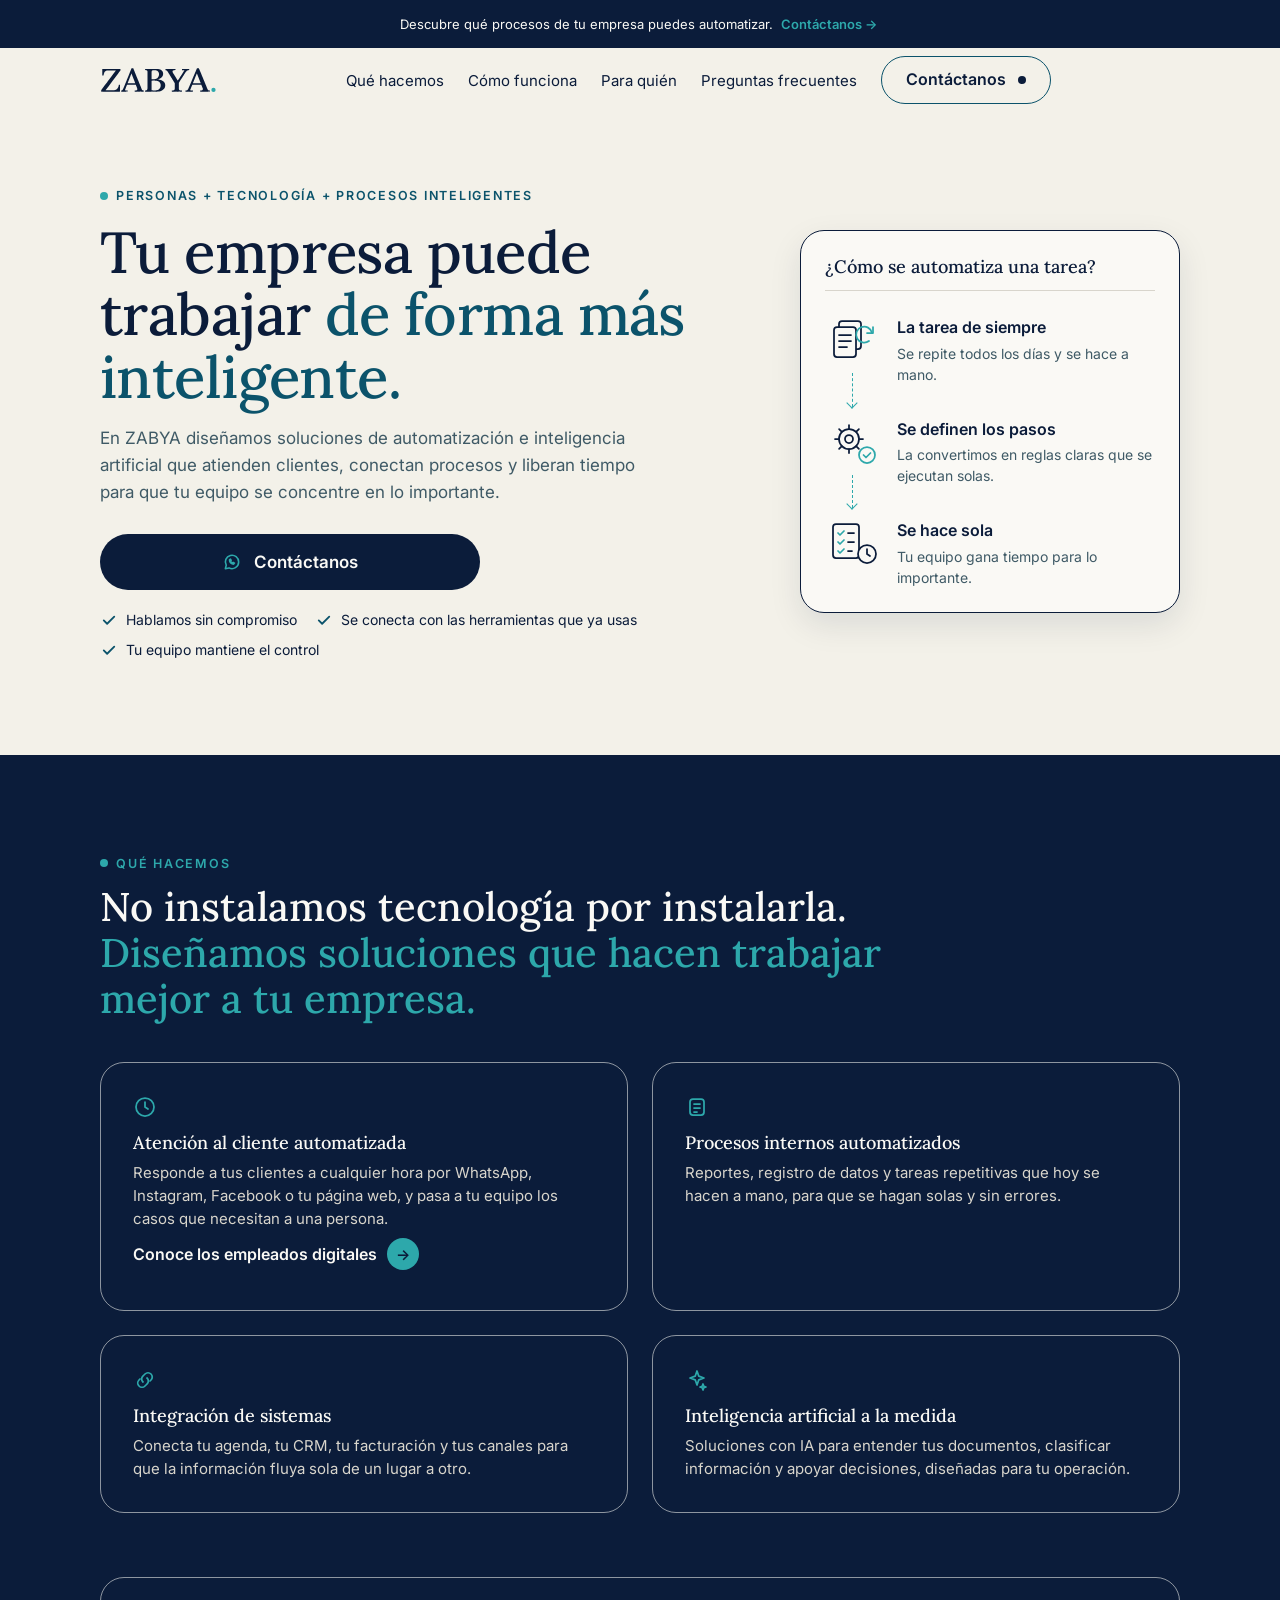
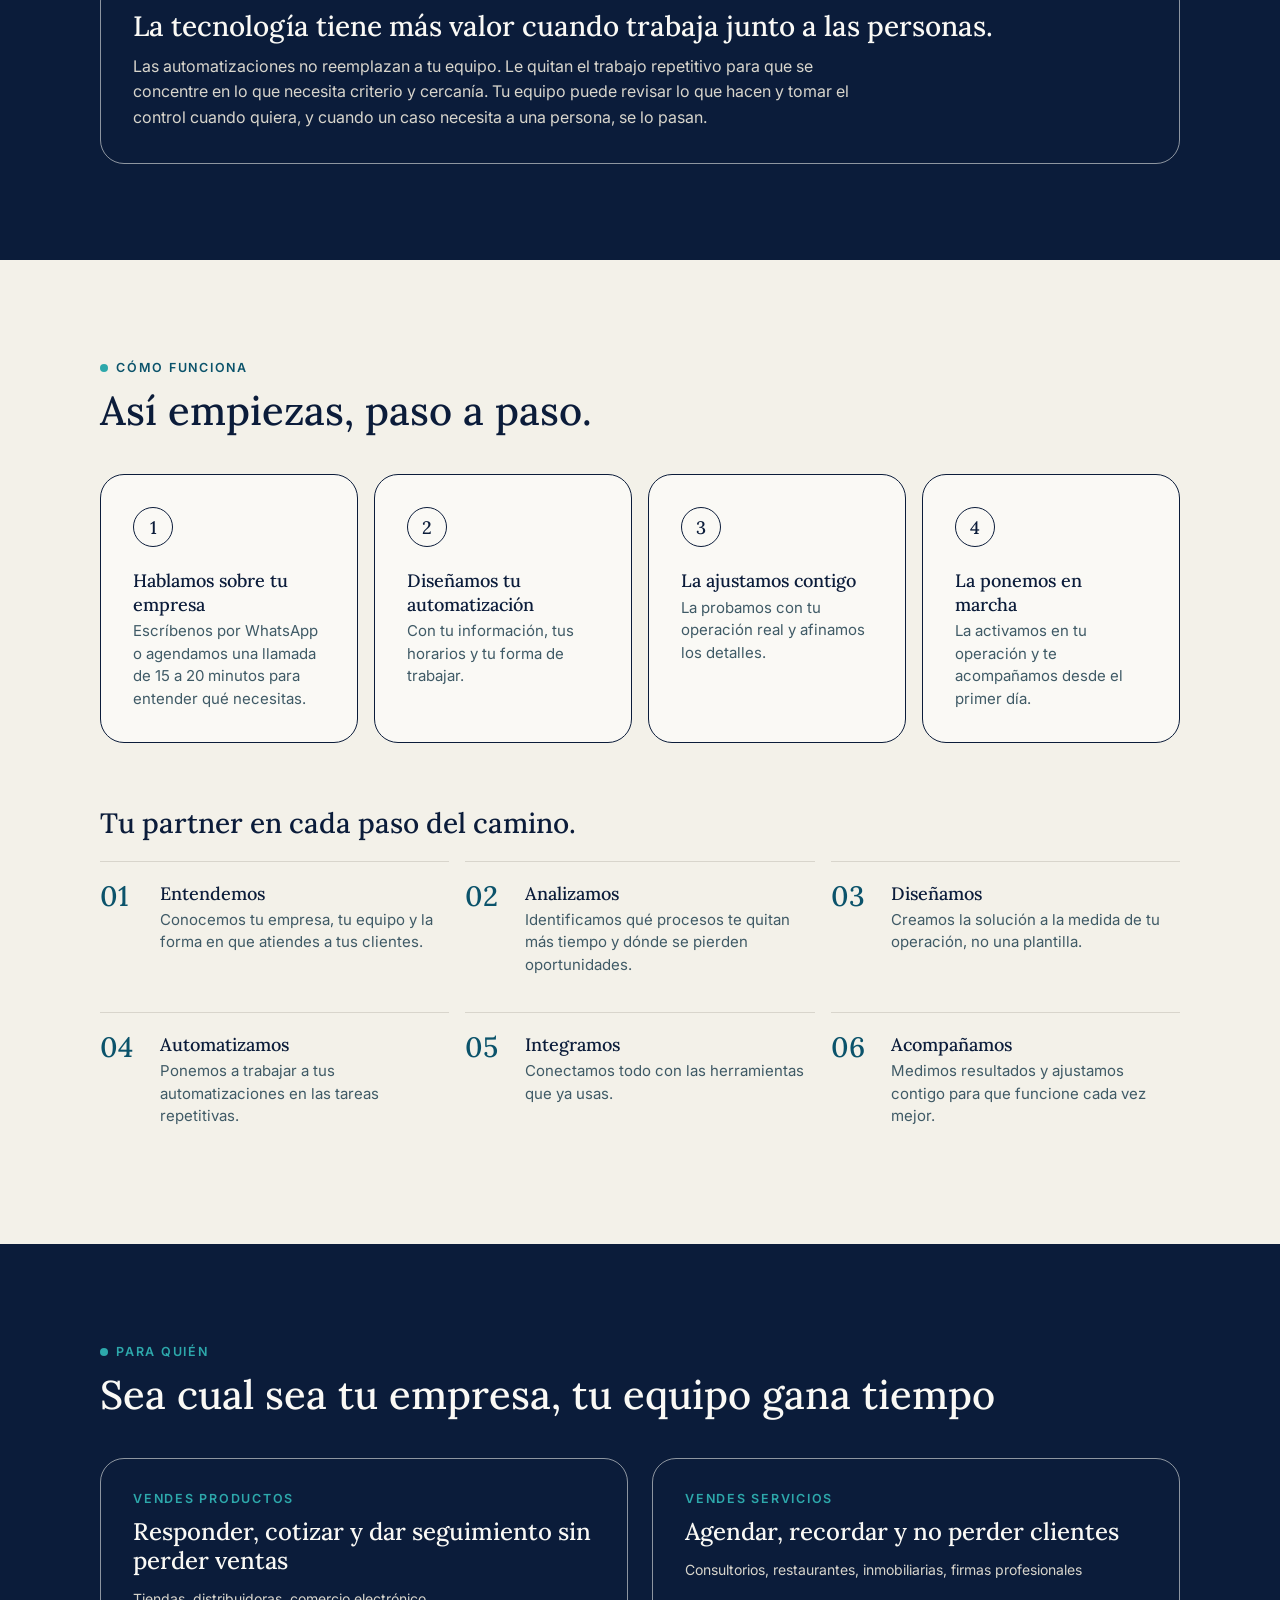
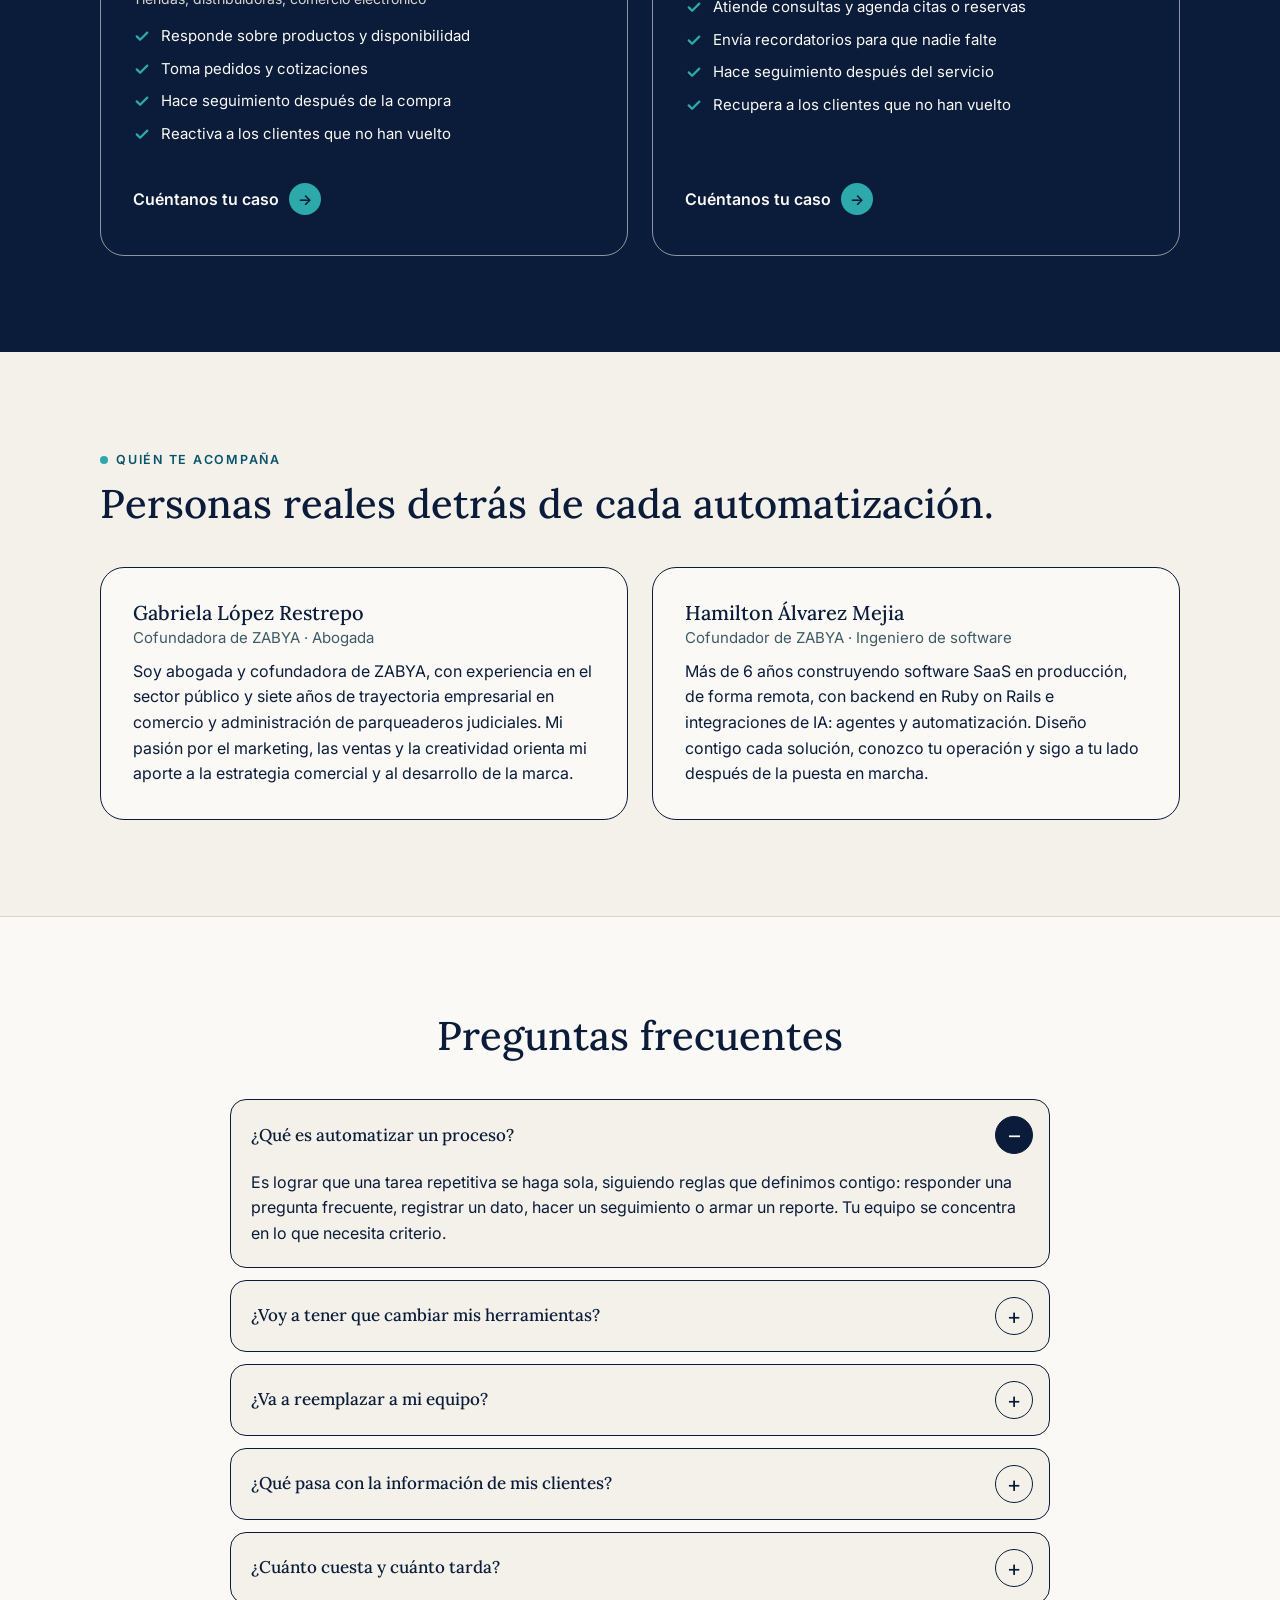
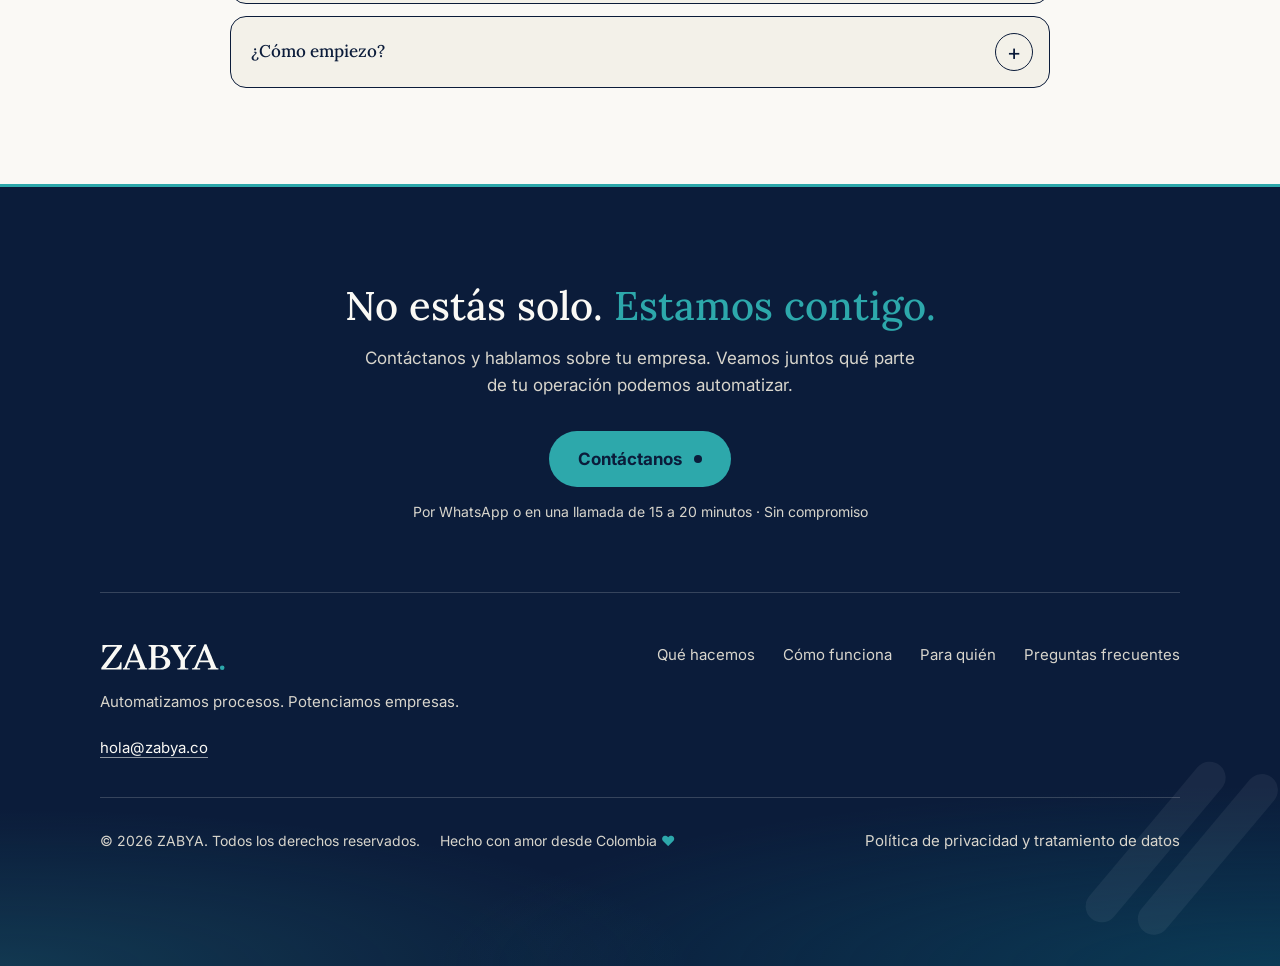
<file: index.html>
<!doctype html>
<html lang="es">
<head>
<meta charset="utf-8">
<meta name="viewport" content="width=device-width, initial-scale=1">
<title>ZABYA · Automatización e inteligencia artificial para empresas</title>
<meta name="description" content="Diseñamos soluciones de automatización e inteligencia artificial que atienden clientes, conectan procesos y liberan tiempo para tu equipo.">
<meta property="og:title" content="ZABYA · Tu empresa puede trabajar de forma más inteligente.">
<meta property="og:description" content="Automatización e inteligencia artificial para empresas: más tiempo para tu equipo.">
<meta property="og:type" content="website">
<meta name="theme-color" content="#0B1C3A">
<link rel="icon" href="assets/zabya-monograma.svg" type="image/svg+xml">
<link rel="preconnect" href="https://fonts.googleapis.com">
<link rel="preconnect" href="https://fonts.gstatic.com" crossorigin>
<link rel="stylesheet" href="https://fonts.googleapis.com/css2?family=Inter:wght@400;500;600;700&amp;family=Lora:wght@500&amp;display=swap">
<link rel="stylesheet" href="assets/styles.css">
<!-- Meta Pixel Code -->
<script>
!function(f,b,e,v,n,t,s)
{if(f.fbq)return;n=f.fbq=function(){n.callMethod?
n.callMethod.apply(n,arguments):n.queue.push(arguments)};
if(!f._fbq)f._fbq=n;n.push=n;n.loaded=!0;n.version='2.0';
n.queue=[];t=b.createElement(e);t.async=!0;
t.src=v;s=b.getElementsByTagName(e)[0];
s.parentNode.insertBefore(t,s)}(window, document,'script',
'https://connect.facebook.net/en_US/fbevents.js');
fbq('init', '2082839265670309');
fbq('track', 'PageView');
</script>
<noscript><img height="1" width="1" style="display:none"
src="https://www.facebook.com/tr?id=2082839265670309&ev=PageView&noscript=1"
/></noscript>
<!-- End Meta Pixel Code -->
</head>
<body>
<div class="page">
<a class="skip" href="#contenido">Saltar al contenido</a>

<aside class="annc dark" id="annc" aria-label="Oferta">
<p>Descubre qué procesos de tu empresa puedes automatizar. <a href="https://wa.me/573189850120?text=Hola%2C%20quiero%20automatizar%20procesos%20en%20mi%20empresa." target="_blank" rel="noopener">Contáctanos&nbsp;<span aria-hidden="true">→</span></a></p>
</aside>

<header class="bar" id="bar">
<div class="wrap bar-in">
<a class="logo" href="#inicio" aria-label="ZABYA, inicio"><img src="assets/zabya-wordmark.svg" alt="" width="117" height="26"></a>
<nav class="navlinks" aria-label="Principal">
<a class="nl" href="#que-hacemos">Qué hacemos</a>
<a class="nl" href="#como-funciona">Cómo funciona</a>
<a class="nl" href="#para-quien">Para quién</a>
<a class="nl" href="#preguntas">Preguntas frecuentes</a>
<a class="btn btn--outline" href="https://wa.me/573189850120?text=Hola%2C%20quiero%20automatizar%20procesos%20en%20mi%20empresa." target="_blank" rel="noopener">Contáctanos</a>
</nav>
<div class="bar-r">
<a class="icon-btn wa-link" href="https://wa.me/573189850120?text=Hola%2C%20quiero%20automatizar%20procesos%20en%20mi%20empresa." target="_blank" rel="noopener" aria-label="Escríbenos por WhatsApp"><svg class="wa" viewBox="0 0 24 24" fill="none" stroke="currentColor" stroke-width="1.8" stroke-linecap="round" stroke-linejoin="round" aria-hidden="true"><path d="M20 12a8 8 0 01-11.6 7.1L4 20l1.1-4.1A8 8 0 1120 12z"></path><path d="M9 9.5c0 2.8 2.2 5 5 5l1-1.2-1.6-.8-.8.7a3.2 3.2 0 01-2.3-2.3l.7-.8-.8-1.6z"></path></svg></a>
<button class="icon-btn burger" type="button" id="menu-toggle" aria-label="Abrir menú" aria-expanded="false" aria-controls="menu-panel">
<svg class="ico" id="icon-close" viewBox="0 0 24 24" aria-hidden="true" hidden><path d="M6 6l12 12M18 6L6 18"></path></svg>
<svg class="ico" id="icon-open" viewBox="0 0 24 24" aria-hidden="true"><path d="M4 7h16M4 12h16M4 17h16"></path></svg>
</button>
</div>
</div>
<nav class="panel" id="menu-panel" aria-label="Menú" hidden>
<a class="item" href="#que-hacemos">Qué hacemos <span>→</span></a>
<a class="item" href="#como-funciona">Cómo funciona <span>→</span></a>
<a class="item" href="#para-quien">Para quién <span>→</span></a>
<a class="item" href="#preguntas">Preguntas frecuentes <span>→</span></a>
<a class="btn btn--cta btn--lg btn--block" href="https://wa.me/573189850120?text=Hola%2C%20quiero%20automatizar%20procesos%20en%20mi%20empresa." target="_blank" rel="noopener">Contáctanos</a>
</nav>
</header>

<main id="contenido">
<section id="inicio" class="hero" aria-labelledby="t-hero">
<div class="wrap hero-in">
<div class="hero-grid">
<div class="hero-copy">
<p class="eyebrow">PERSONAS + TECNOLOGÍA + PROCESOS INTELIGENTES</p>
<h1 id="t-hero" class="h1">Tu empresa puede trabajar <span class="acc">de forma más inteligente.</span></h1>
<p class="lead">En ZABYA diseñamos soluciones de automatización e inteligencia artificial que atienden clientes, conectan procesos y liberan tiempo para que tu equipo se concentre en lo importante.</p>
<div class="acts">
<a class="btn btn--solid btn--lg btn--block" href="https://wa.me/573189850120?text=Hola%2C%20quiero%20automatizar%20procesos%20en%20mi%20empresa." target="_blank" rel="noopener"><svg class="wa" viewBox="0 0 24 24" fill="none" stroke="currentColor" stroke-width="1.9" stroke-linecap="round" stroke-linejoin="round" aria-hidden="true"><path d="M20 12a8 8 0 01-11.6 7.1L4 20l1.1-4.1A8 8 0 1120 12z"></path><path d="M9 9.5c0 2.8 2.2 5 5 5l1-1.2-1.6-.8-.8.7a3.2 3.2 0 01-2.3-2.3l.7-.8-.8-1.6z"></path></svg>Contáctanos</a>
</div>
<ul class="trust" aria-label="Lo que incluye">
<li><svg viewBox="0 0 24 24" fill="none" stroke="currentColor" stroke-width="2.4" stroke-linecap="round" stroke-linejoin="round" aria-hidden="true"><path d="M5 12.5l4.5 4.5L19 7.5"></path></svg>Hablamos sin compromiso</li>
<li><svg viewBox="0 0 24 24" fill="none" stroke="currentColor" stroke-width="2.4" stroke-linecap="round" stroke-linejoin="round" aria-hidden="true"><path d="M5 12.5l4.5 4.5L19 7.5"></path></svg>Se conecta con las herramientas que ya usas</li>
<li><svg viewBox="0 0 24 24" fill="none" stroke="currentColor" stroke-width="2.4" stroke-linecap="round" stroke-linejoin="round" aria-hidden="true"><path d="M5 12.5l4.5 4.5L19 7.5"></path></svg>Tu equipo mantiene el control</li>
</ul>
</div>
<div class="hero-visual">
<figure class="flow sketch" style="margin: 0;">
<figcaption class="sketch-h">¿Cómo se automatiza una tarea?</figcaption>
<ol class="sk-steps">
<li><svg class="sk-ico" viewBox="0 0 56 56" aria-hidden="true"><rect class="sk" x="14" y="10" width="22" height="28" rx="3"></rect><rect class="sk" x="9" y="16" width="22" height="30" rx="3" style="fill: var(--papel);"></rect><path class="sk" d="M14 24 h12 M14 30 h12 M14 36 h8"></path><path class="sk sk-t" d="M44 30 a8 8 0 1 1 3 -8"></path><path class="sk sk-t" d="M48 16 v6 h-6"></path></svg><div><b>La tarea de siempre</b><span>Se repite todos los días y se hace a mano.</span></div></li>
<li><svg class="sk-ico" viewBox="0 0 56 56" aria-hidden="true"><circle class="sk" cx="24" cy="26" r="10"></circle><circle class="sk" cx="24" cy="26" r="4"></circle><path class="sk" d="M24 12 v4 M24 36 v4 M10 26 h4 M34 26 h4 M14.1 16.1 l2.8 2.8 M31.1 33.1 l2.8 2.8 M14.1 35.9 l2.8 -2.8 M31.1 18.9 l2.8 -2.8"></path><circle class="sk sk-t" cx="42" cy="42" r="8" style="fill: var(--papel);"></circle><path class="sk sk-t" d="M38.5 42 l2.5 2.5 l4.5 -4.5"></path></svg><div><b>Se definen los pasos</b><span>La convertimos en reglas claras que se ejecutan solas.</span></div></li>
<li><svg class="sk-ico" viewBox="0 0 56 56" aria-hidden="true"><rect class="sk" x="8" y="10" width="26" height="34" rx="3"></rect><path class="sk sk-t" d="M13 19 l2 2 l4 -4 M13 28 l2 2 l4 -4 M13 37 l2 2 l4 -4"></path><path class="sk" d="M23 19 h6 M23 28 h6 M23 37 h4"></path><circle class="sk" cx="42" cy="40" r="9" style="fill: var(--papel);"></circle><path class="sk" d="M42 35 v5 l3 2"></path></svg><div><b>Se hace sola</b><span>Tu equipo gana tiempo para lo importante.</span></div></li>
</ol>
</figure>
</div>
</div>
</div>
</section>

<section id="que-hacemos" class="dark" aria-labelledby="t-hacemos">
<div class="wrap sec">
<p class="eyebrow">QUÉ HACEMOS</p>
<h2 id="t-hacemos" class="h2" style="max-width: 820px;">No instalamos tecnología por instalarla. <span class="acc">Diseñamos soluciones que hacen trabajar mejor a tu empresa.</span></h2>
<div class="grid g2 sec-body">
<article class="bc d"><span class="i"><svg class="ico" viewBox="0 0 24 24" aria-hidden="true"><circle cx="12" cy="12" r="9"></circle><path d="M12 7v5l3 2"></path></svg></span><div><h3>Atención al cliente automatizada</h3><p>Responde a tus clientes a cualquier hora por WhatsApp, Instagram, Facebook o tu página web, y pasa a tu equipo los casos que necesitan a una persona.</p><a class="alink alink--in" href="/empleados-digitales/">Conoce los empleados digitales <span aria-hidden="true">→</span></a></div></article>
<article class="bc d"><span class="i"><svg class="ico" viewBox="0 0 24 24" aria-hidden="true"><rect x="5" y="4" width="14" height="16" rx="3"></rect><path d="M9 9h6M9 13h6M9 17h3"></path></svg></span><div><h3>Procesos internos automatizados</h3><p>Reportes, registro de datos y tareas repetitivas que hoy se hacen a mano, para que se hagan solas y sin errores.</p></div></article>
<article class="bc d"><span class="i"><svg class="ico" viewBox="0 0 24 24" aria-hidden="true"><path d="M10 14a4 4 0 010-6l2-2a4 4 0 016 6l-1 1"></path><path d="M14 10a4 4 0 010 6l-2 2a4 4 0 01-6-6l1-1"></path></svg></span><div><h3>Integración de sistemas</h3><p>Conecta tu agenda, tu CRM, tu facturación y tus canales para que la información fluya sola de un lugar a otro.</p></div></article>
<article class="bc d"><span class="i"><svg class="ico" viewBox="0 0 24 24" aria-hidden="true"><path d="M12 3l1.8 5.2L19 10l-5.2 1.8L12 17l-1.8-5.2L5 10l5.2-1.8z"></path><path d="M18 16l.8 2.2L21 19l-2.2.8L18 22l-.8-2.2L15 19l2.2-.8z"></path></svg></span><div><h3>Inteligencia artificial a la medida</h3><p>Soluciones con IA para entender tus documentos, clasificar información y apoyar decisiones, diseñadas para tu operación.</p></div></article>
</div>
<aside class="people" aria-labelledby="t-personas">
<h3 id="t-personas" class="h3">La tecnología tiene más valor cuando trabaja junto a las personas.</h3>
<p>Las automatizaciones no reemplazan a tu equipo. Le quitan el trabajo repetitivo para que se concentre en lo que necesita criterio y cercanía. Tu equipo puede revisar lo que hacen y tomar el control cuando quiera, y cuando un caso necesita a una persona, se lo pasan.</p>
</aside>
</div>
</section>

<section id="como-funciona" class="soft" aria-labelledby="t-pasos">
<div class="wrap sec">
<p class="eyebrow">CÓMO FUNCIONA</p>
<h2 id="t-pasos" class="h2">Así empiezas, paso a paso.</h2>
<ol class="journey">
<li class="jstep"><span class="jn">1</span><div><h3>Hablamos sobre tu empresa</h3><p>Escríbenos por WhatsApp o agendamos una llamada de 15 a 20 minutos para entender qué necesitas.</p></div></li>
<li class="jstep"><span class="jn">2</span><div><h3>Diseñamos tu automatización</h3><p>Con tu información, tus horarios y tu forma de trabajar.</p></div></li>
<li class="jstep"><span class="jn">3</span><div><h3>La ajustamos contigo</h3><p>La probamos con tu operación real y afinamos los detalles.</p></div></li>
<li class="jstep"><span class="jn">4</span><div><h3>La ponemos en marcha</h3><p>La activamos en tu operación y te acompañamos desde el primer día.</p></div></li>
</ol>
<h3 class="h3 steps-sub">Tu partner en cada paso del camino.</h3>
<ol class="steps">
<li class="step"><b>01</b><div><h4>Entendemos</h4><p>Conocemos tu empresa, tu equipo y la forma en que atiendes a tus clientes.</p></div></li>
<li class="step"><b>02</b><div><h4>Analizamos</h4><p>Identificamos qué procesos te quitan más tiempo y dónde se pierden oportunidades.</p></div></li>
<li class="step"><b>03</b><div><h4>Diseñamos</h4><p>Creamos la solución a la medida de tu operación, no una plantilla.</p></div></li>
<li class="step"><b>04</b><div><h4>Automatizamos</h4><p>Ponemos a trabajar a tus automatizaciones en las tareas repetitivas.</p></div></li>
<li class="step"><b>05</b><div><h4>Integramos</h4><p>Conectamos todo con las herramientas que ya usas.</p></div></li>
<li class="step"><b>06</b><div><h4>Acompañamos</h4><p>Medimos resultados y ajustamos contigo para que funcione cada vez mejor.</p></div></li>
</ol>
</div>
</section>

<section id="para-quien" class="dark" aria-labelledby="t-para">
<div class="wrap sec">
<p class="eyebrow">PARA QUIÉN</p>
<h2 id="t-para" class="h2">Sea cual sea tu empresa, tu equipo gana tiempo</h2>
<div class="aud">
<article class="aud-card">
<p class="aud-tag">VENDES PRODUCTOS</p>
<h3>Responder, cotizar y dar seguimiento sin perder ventas</h3>
<p class="aud-ex">Tiendas, distribuidoras, comercio electrónico</p>
<ul class="aud-list">
<li>Responde sobre productos y disponibilidad</li>
<li>Toma pedidos y cotizaciones</li>
<li>Hace seguimiento después de la compra</li>
<li>Reactiva a los clientes que no han vuelto</li>
</ul>
<a class="alink" href="https://wa.me/573189850120?text=Hola%2C%20vendo%20productos%20y%20quiero%20automatizar%20mi%20atenci%C3%B3n." target="_blank" rel="noopener">Cuéntanos tu caso <span aria-hidden="true">→</span></a>
</article>
<article class="aud-card">
<p class="aud-tag">VENDES SERVICIOS</p>
<h3>Agendar, recordar y no perder clientes</h3>
<p class="aud-ex">Consultorios, restaurantes, inmobiliarias, firmas profesionales</p>
<ul class="aud-list">
<li>Atiende consultas y agenda citas o reservas</li>
<li>Envía recordatorios para que nadie falte</li>
<li>Hace seguimiento después del servicio</li>
<li>Recupera a los clientes que no han vuelto</li>
</ul>
<a class="alink" href="https://wa.me/573189850120?text=Hola%2C%20vendo%20servicios%20y%20quiero%20automatizar%20mi%20atenci%C3%B3n." target="_blank" rel="noopener">Cuéntanos tu caso <span aria-hidden="true">→</span></a>
</article>
</div>
</div>
</section>

<section id="quien" class="soft" aria-labelledby="t-quien">
<div class="wrap sec">
<p class="eyebrow">QUIÉN TE ACOMPAÑA</p>
<h2 id="t-quien" class="h2">Personas reales detrás de cada automatización.</h2>
<div class="founders">
<article class="founder" aria-label="Gabriela López Restrepo, cofundadora de ZABYA">
<div>
<h3>Gabriela López Restrepo</h3>
<p class="role">Cofundadora de ZABYA · Abogada</p>
<p class="bio">Soy abogada y cofundadora de ZABYA, con experiencia en el sector público y siete años de trayectoria empresarial en comercio y administración de parqueaderos judiciales. Mi pasión por el marketing, las ventas y la creatividad orienta mi aporte a la estrategia comercial y al desarrollo de la marca.</p>
</div>
</article>
<article class="founder" aria-label="Hamilton Álvarez, cofundador de ZABYA">
<div>
<h3>Hamilton Álvarez Mejia</h3>
<p class="role">Cofundador de ZABYA · Ingeniero de software</p>
<p class="bio">Más de 6 años construyendo software SaaS en producción, de forma remota, con backend en Ruby on Rails e integraciones de IA: agentes y automatización. Diseño contigo cada solución, conozco tu operación y sigo a tu lado después de la puesta en marcha.</p>
</div>
</article>
</div>
</div>
</section>

<section id="preguntas" class="light" aria-labelledby="t-faq">
<div class="wrap sec">
<div class="faq-wrap">
<h2 id="t-faq" class="h2" style="margin-top: 0;">Preguntas frecuentes</h2>
<div class="faq">
<details open=""><summary>¿Qué es automatizar un proceso?</summary><p>Es lograr que una tarea repetitiva se haga sola, siguiendo reglas que definimos contigo: responder una pregunta frecuente, registrar un dato, hacer un seguimiento o armar un reporte. Tu equipo se concentra en lo que necesita criterio.</p></details>
<details><summary>¿Voy a tener que cambiar mis herramientas?</summary><p>No. Trabajamos con lo que ya usas, como WhatsApp, tu correo, tu agenda, tu CRM o tu sistema de facturación. Cuando hablemos, revisamos tus herramientas y te decimos qué se puede conectar.</p></details>
<details><summary>¿Va a reemplazar a mi equipo?</summary><p>No. Se encarga del trabajo repetitivo para que tu equipo dedique su tiempo a lo que necesita una persona. Tu equipo puede revisar lo que hace cada automatización y tomar el control cuando quiera.</p></details>
<details><summary>¿Qué pasa con la información de mis clientes?</summary><p>Se usa solo para atenderlos y se protege conforme a la ley de protección de datos personales de Colombia. Cuando una solución conversa con tus clientes, les cuenta cómo se usarán sus datos.</p></details>
<details><summary>¿Cuánto cuesta y cuánto tarda?</summary><p>Depende de lo que se automatice. Hay soluciones listas que se activan rápido, como los <a href="https://zabya.co/empleados-digitales">empleados digitales</a>, que tienen planes con precio publicado, y otras que se diseñan a la medida. Contáctanos, hablamos sobre tu empresa y te damos un alcance, un plazo y un valor claros, sin compromiso.</p></details>
<details><summary>¿Cómo empiezo?</summary><p>Escríbenos por WhatsApp o agendamos una llamada de 15 a 20 minutos, como prefieras. Hablamos sobre tu empresa, identificamos qué procesos te quitan más tiempo y te proponemos por dónde empezar.</p></details>
</div>
</div>
</div>
</section>

<section class="final dark" aria-labelledby="t-cierre">
<div class="wrap sec final-in">
<h2 id="t-cierre" class="h2" style="margin-top: 0;">No estás solo. <span class="acc">Estamos contigo.</span></h2>
<p class="lead">Contáctanos y hablamos sobre tu empresa. Veamos juntos qué parte de tu operación podemos automatizar.</p>
<a class="btn btn--cta btn--lg btn--block" href="https://wa.me/573189850120?text=Hola%2C%20quiero%20automatizar%20procesos%20en%20mi%20empresa." target="_blank" rel="noopener">Contáctanos</a>
<p class="free">Por WhatsApp o en una llamada de 15 a 20 minutos · Sin compromiso</p>
</div>
</section>
</main>

<footer class="foot dark">
<div class="pills" aria-hidden="true"><i></i><i></i></div>
<div class="wrap foot-in">
<div class="foot-top">
<div class="foot-brand">
<a class="logo" href="#inicio" aria-label="ZABYA, inicio"><img src="assets/zabya-wordmark-claro.svg" alt="" width="126" height="28"></a>
<p class="tag">Automatizamos procesos. Potenciamos empresas.</p>
<a class="flink" href="mailto:hola@zabya.co">hola@zabya.co</a>
</div>
<nav class="foot-nav" aria-label="Pie de página">
<a class="flink" href="#que-hacemos">Qué hacemos</a>
<a class="flink" href="#como-funciona">Cómo funciona</a>
<a class="flink" href="#para-quien">Para quién</a>
<a class="flink" href="#preguntas">Preguntas frecuentes</a>
</nav>
</div>
<div class="foot-bottom">
<div class="foot-meta"><span>© 2026 ZABYA. Todos los derechos reservados.</span><span>Hecho con amor desde Colombia <span style="color: var(--turquesa);" aria-hidden="true">♥</span></span></div>
<a class="flink" href="https://zabya.co/privacidad">Política de privacidad y tratamiento de datos</a>
</div>
</div>
</footer>

</div>
<script src="assets/main.js"></script>
</body>
</html>
</file>
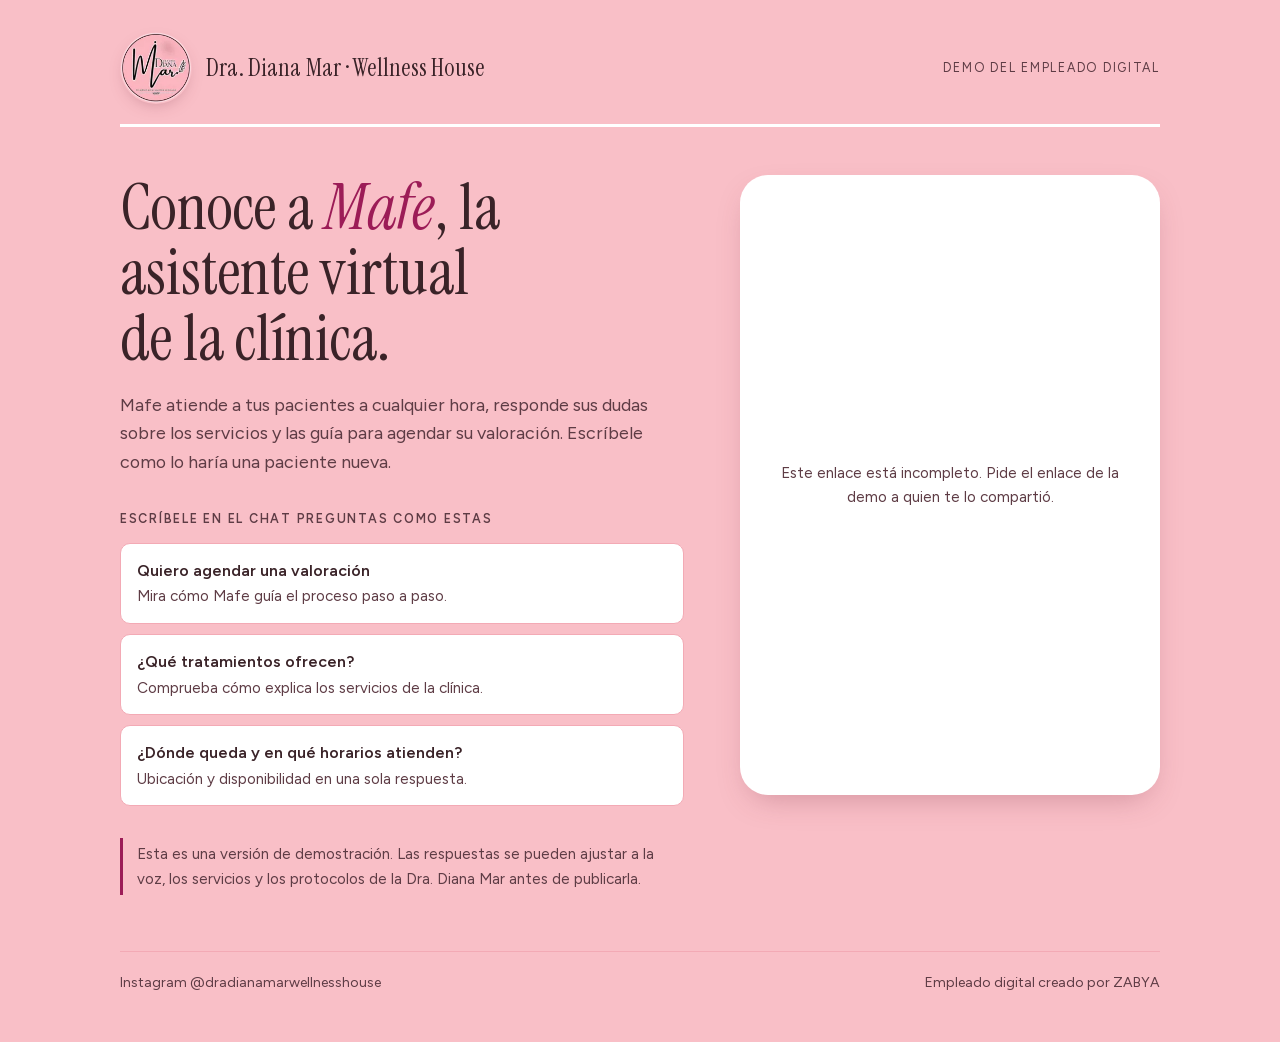
<file: demo-diana-mar/index.html>
<!doctype html>
<html lang="es">
<head>
<meta charset="utf-8">
<meta name="viewport" content="width=device-width, initial-scale=1, viewport-fit=cover">
<meta name="robots" content="noindex, nofollow, noarchive">
<meta name="googlebot" content="noindex, nofollow">
<title>Mafe · Demo Dra. Diana Mar</title>
<link rel="preload" href="fonts/instrument-serif.woff2" as="font" type="font/woff2" crossorigin>
<link rel="preload" href="fonts/figtree.woff2" as="font" type="font/woff2" crossorigin>
<style>
/* Self-hosted fonts: the private link never contacts third parties */
@font-face{font-family:"Instrument Serif";font-style:normal;font-weight:400;font-display:swap;src:url(fonts/instrument-serif.woff2) format("woff2")}
@font-face{font-family:"Instrument Serif";font-style:italic;font-weight:400;font-display:swap;src:url(fonts/instrument-serif-italic.woff2) format("woff2")}
@font-face{font-family:"Figtree";font-style:normal;font-weight:400 600;font-display:swap;src:url(fonts/figtree.woff2) format("woff2")}
/* Layout: intro text on the left, Mafe's widget in a phone frame on the right */
:root{
  --bg:#f9bfc7;
  --surface:#ffffff;
  --ink:#3a2328;
  --muted:#5e3c45;
  --line:#f3aab5;
  --brand:#ffffff;
  --accent:#9c1c57;
  --display:"Instrument Serif",Georgia,"Times New Roman",serif;
  --body:"Figtree",system-ui,-apple-system,"Segoe UI",sans-serif;
}
/* Single-theme design: always pink with a white chat (no dark mode) */
:root{color-scheme:light}
*{box-sizing:border-box}
html,body{margin:0}
body{
  background:var(--bg);color:var(--ink);font-family:var(--body);font-size:16px;line-height:1.6;
  padding-block:32px 48px;
  padding-left:max(16px,env(safe-area-inset-left,0px));
  padding-right:max(16px,env(safe-area-inset-right,0px));
}
.wrap{max-width:1040px;margin:0 auto}
header.top{display:flex;justify-content:space-between;align-items:center;gap:12px;flex-wrap:wrap;padding-bottom:20px;border-bottom:3px solid var(--brand)}
.brand{display:flex;align-items:center;gap:14px;font-family:var(--display);font-size:1.5rem;letter-spacing:.01em;min-width:0}
.logo{width:72px;height:72px;border-radius:50%;flex:none;display:block;object-fit:cover;box-shadow:0 6px 18px -8px rgba(120,40,60,.4)}
.tag{font-size:.78rem;letter-spacing:.14em;text-transform:uppercase;color:var(--muted)}
main{display:grid;grid-template-columns:minmax(0,1fr) minmax(0,420px);grid-template-areas:"intro stage" "tips stage";column-gap:56px;row-gap:0;align-items:start;padding-top:48px}
.intro{grid-area:intro;min-width:0}
.tips{grid-area:tips;min-width:0}
h1{font-family:var(--display);font-weight:400;font-size:clamp(2.4rem,5.5vw,4rem);line-height:1.02;margin:0 0 20px;text-wrap:balance}
h1 em{color:var(--accent)}
.lead{font-size:1.12rem;color:var(--muted);max-width:52ch;margin:0 0 32px}
h2{font-size:.78rem;letter-spacing:.14em;text-transform:uppercase;color:var(--muted);margin:0 0 14px;font-weight:600}
.try{list-style:none;margin:0 0 32px;padding:0;display:grid;gap:10px}
.try li{padding:14px 16px;border:1px solid var(--line);border-radius:10px;background:var(--surface)}
.try b{display:block;font-weight:600}
.try span{color:var(--muted);font-size:.95rem}
.note{border-left:3px solid var(--accent);padding:4px 0 4px 14px;color:var(--muted);font-size:.95rem;max-width:56ch;margin:0}
.stage{grid-area:stage;min-width:0;display:flex;flex-direction:column;align-items:center;gap:14px}
.phone{width:100%;max-width:420px;background:var(--surface);border-radius:28px;padding:10px;overflow:hidden;box-shadow:0 12px 32px -12px rgba(120,40,60,.35)}
.chat-locked{display:flex;align-items:center;justify-content:center;height:600px;border-radius:20px;background:var(--surface);color:var(--muted);text-align:center;padding:24px;font-size:.95rem}
.wait-note{width:100%;max-width:420px;padding:12px 14px;border-radius:12px;background:var(--surface);color:var(--ink);font-size:.92rem;line-height:1.4;margin:0}
.phone iframe{display:block;width:100%;height:600px;border:0;border-radius:20px;background:var(--surface)}
a:focus-visible{outline:2px solid var(--accent);outline-offset:3px}
footer{margin-top:56px;padding-top:20px;border-top:1px solid var(--line);color:var(--muted);font-size:.88rem;display:flex;justify-content:space-between;gap:12px;flex-wrap:wrap}
@media (max-width:860px){
  body{padding-block:16px 32px}
  header.top{padding-bottom:12px}
  .brand{font-size:1.15rem;gap:10px}
  .logo{width:52px;height:52px}
  main{grid-template-columns:minmax(0,1fr);grid-template-areas:"intro" "stage" "tips";row-gap:24px;padding-top:24px}
  h1{font-size:2.1rem;margin-bottom:10px}
  .lead{font-size:1rem;margin-bottom:0}
  .phone{padding:6px;border-radius:22px}
  .phone iframe,.chat-locked{height:min(600px,calc(100svh - 110px));border-radius:16px}
  footer{margin-top:32px}
}
</style>
</head>
<body>
<div class="wrap">
  <header class="top">
    <div class="brand"><img class="logo" src="logo.webp" alt="" width="72" height="72"><span>Dra. Diana Mar · Wellness House</span></div>
    <div class="tag">Demo del empleado digital</div>
  </header>

  <main>
    <section class="intro">
      <h1>Conoce a <em>Mafe</em>, la asistente virtual de la clínica.</h1>
      <p class="lead">Mafe atiende a tus pacientes a cualquier hora, responde sus dudas sobre los servicios y las guía para agendar su valoración. Escríbele como lo haría una paciente nueva.</p>
    </section>
    <section class="tips">
      <h2>Escríbele en el chat preguntas como estas</h2>
      <ul class="try">
        <li><b>Quiero agendar una valoración</b><span>Mira cómo Mafe guía el proceso paso a paso.</span></li>
        <li><b>¿Qué tratamientos ofrecen?</b><span>Comprueba cómo explica los servicios de la clínica.</span></li>
        <li><b>¿Dónde queda y en qué horarios atienden?</b><span>Ubicación y disponibilidad en una sola respuesta.</span></li>
      </ul>
      <p class="note">Esta es una versión de demostración. Las respuestas se pueden ajustar a la voz, los servicios y los protocolos de la Dra. Diana Mar antes de publicarla.</p>
    </section>

    <aside class="stage" aria-label="Chat con Mafe">
      <div class="phone">
        <div id="chat-slot" class="chat-locked" role="status" aria-live="polite">Abriendo el chat…</div>
      </div>
      <p class="wait-note" id="wait-note" hidden>Cuando le escribas, Mafe se tomará unos segundos para responder, como lo haría una persona.</p>
    </aside>
  </main>

  <footer>
    <span>Instagram @dradianamarwellnesshouse</span>
    <span>Empleado digital creado por ZABYA</span>
  </footer>
</div>
<script>
// ES5 on purpose: old in-app browsers (Instagram, WhatsApp) must not fail to parse the script
(function(){
  var slot=document.getElementById('chat-slot');
  var note=document.getElementById('wait-note');
  var IV="l7MYaVYDm9IuPWss", CT="3bBH5KotZREgRt3UyDVGJzGDQZOc1r6jZlyodiiAUbY0-Uq93Gq6Nxx1GBYHPTvJcBqA0Sk0zEEHGXlTkZleIZ7b8a9x9ypknOjCbw";
  var MSG_LINK='Este enlace está incompleto. Pide el enlace de la demo a quien te lo compartió.';
  var MSG_ENV='No se pudo abrir el chat en este navegador. Abre el enlace con https en un navegador actualizado.';
  var MSG_FAIL='No se pudo abrir el chat. Avísale a quien te compartió el enlace.';
  function d(b){b=b.replace(/-/g,'+').replace(/_/g,'/');while(b.length%4)b+='=';var s=atob(b),u=new Uint8Array(s.length);for(var i=0;i<s.length;i++)u[i]=s.charCodeAt(i);return u}
  var run=0;
  function show(msg,err){
    if(err) console.error('Mafe demo:',err);
    slot.textContent=msg;
  }
  function urlSupported(){
    try{ return new URL('https://example.com/').protocol==='https:' }catch(e){ return false }
  }
  // Messengers may percent-encode the fragment or glue text after it ('.', ')', '&utm_…'),
  // so keep only the leading base64url run
  function readKey(){
    var h=location.hash.slice(1);
    try{ h=decodeURIComponent(h) }catch(e){}
    var m=h.match(/^[A-Za-z0-9_-]+/);
    return m?m[0]:'';
  }

  function load(){
    var id=++run;
    slot.textContent='Abriendo el chat…';
    if(!(window.crypto && crypto.subtle && window.TextDecoder && urlSupported())) return show(MSG_ENV);
    var k=readKey();
    if(!k) return show(MSG_LINK);
    var key;
    try{ key=d(k) }catch(e){ return show(MSG_LINK,e) }
    // AES keys are 16, 24 or 32 bytes; any other length means the key was cut short
    if([16,24,32].indexOf(key.length)<0) return show(MSG_LINK,new Error('longitud de clave inválida: '+key.length));

    crypto.subtle.importKey('raw',key,'AES-GCM',false,['decrypt']).then(function(ck){
      return crypto.subtle.decrypt({name:'AES-GCM',iv:d(IV)},ck,d(CT)).then(null,function(e){
        // Right length but wrong bytes: the key was altered when the link was shared
        e.isDecrypt=true; throw e;
      });
    }).then(function(buf){
      if(id!==run) return;
      var u;
      try{
        u=new URL(new TextDecoder().decode(buf));
        // The link generator should already guarantee these; kept because the sandbox depends on them
        if(u.protocol!=='https:') throw new Error('esquema no permitido: '+u.protocol);
        // With allow-scripts + allow-same-origin, a same-origin iframe could remove its own sandbox
        if(u.origin===location.origin) throw new Error('el chat no puede servirse desde este mismo dominio');
      }catch(e){ return show(MSG_FAIL,e) }
      var f=document.createElement('iframe');
      f.id='chat-frame';
      f.title='Chat con Mafe, asistente virtual de la Dra. Diana Mar';
      // The chat provider may allowlist embedding domains by Referer, so send the origin (not the path)
      f.allow='autoplay'; f.referrerPolicy='strict-origin-when-cross-origin';
      f.setAttribute('sandbox','allow-scripts allow-same-origin allow-forms allow-popups allow-popups-to-escape-sandbox');
      // load also fires for blocked or error pages, so this only keeps the tip from showing before the frame renders;
      // framing must be allowed for this domain on the provider side
      f.onload=function(){ note.hidden=false };
      f.src=u.href;
      slot.parentNode.replaceChild(f,slot);
    },function(e){
      if(id!==run) return;
      // importKey failing on a valid-length key means this browser's WebCrypto lacks AES-GCM
      show(e && e.isDecrypt?MSG_LINK:MSG_ENV,e);
    });
  }

  // Fixing the link in the same tab only changes the #, so try again; never once the chat is open
  window.addEventListener('hashchange',function(){
    if(!document.getElementById('chat-frame')) load();
  });
  load();
})();
</script>
</body>
</html>
</file>
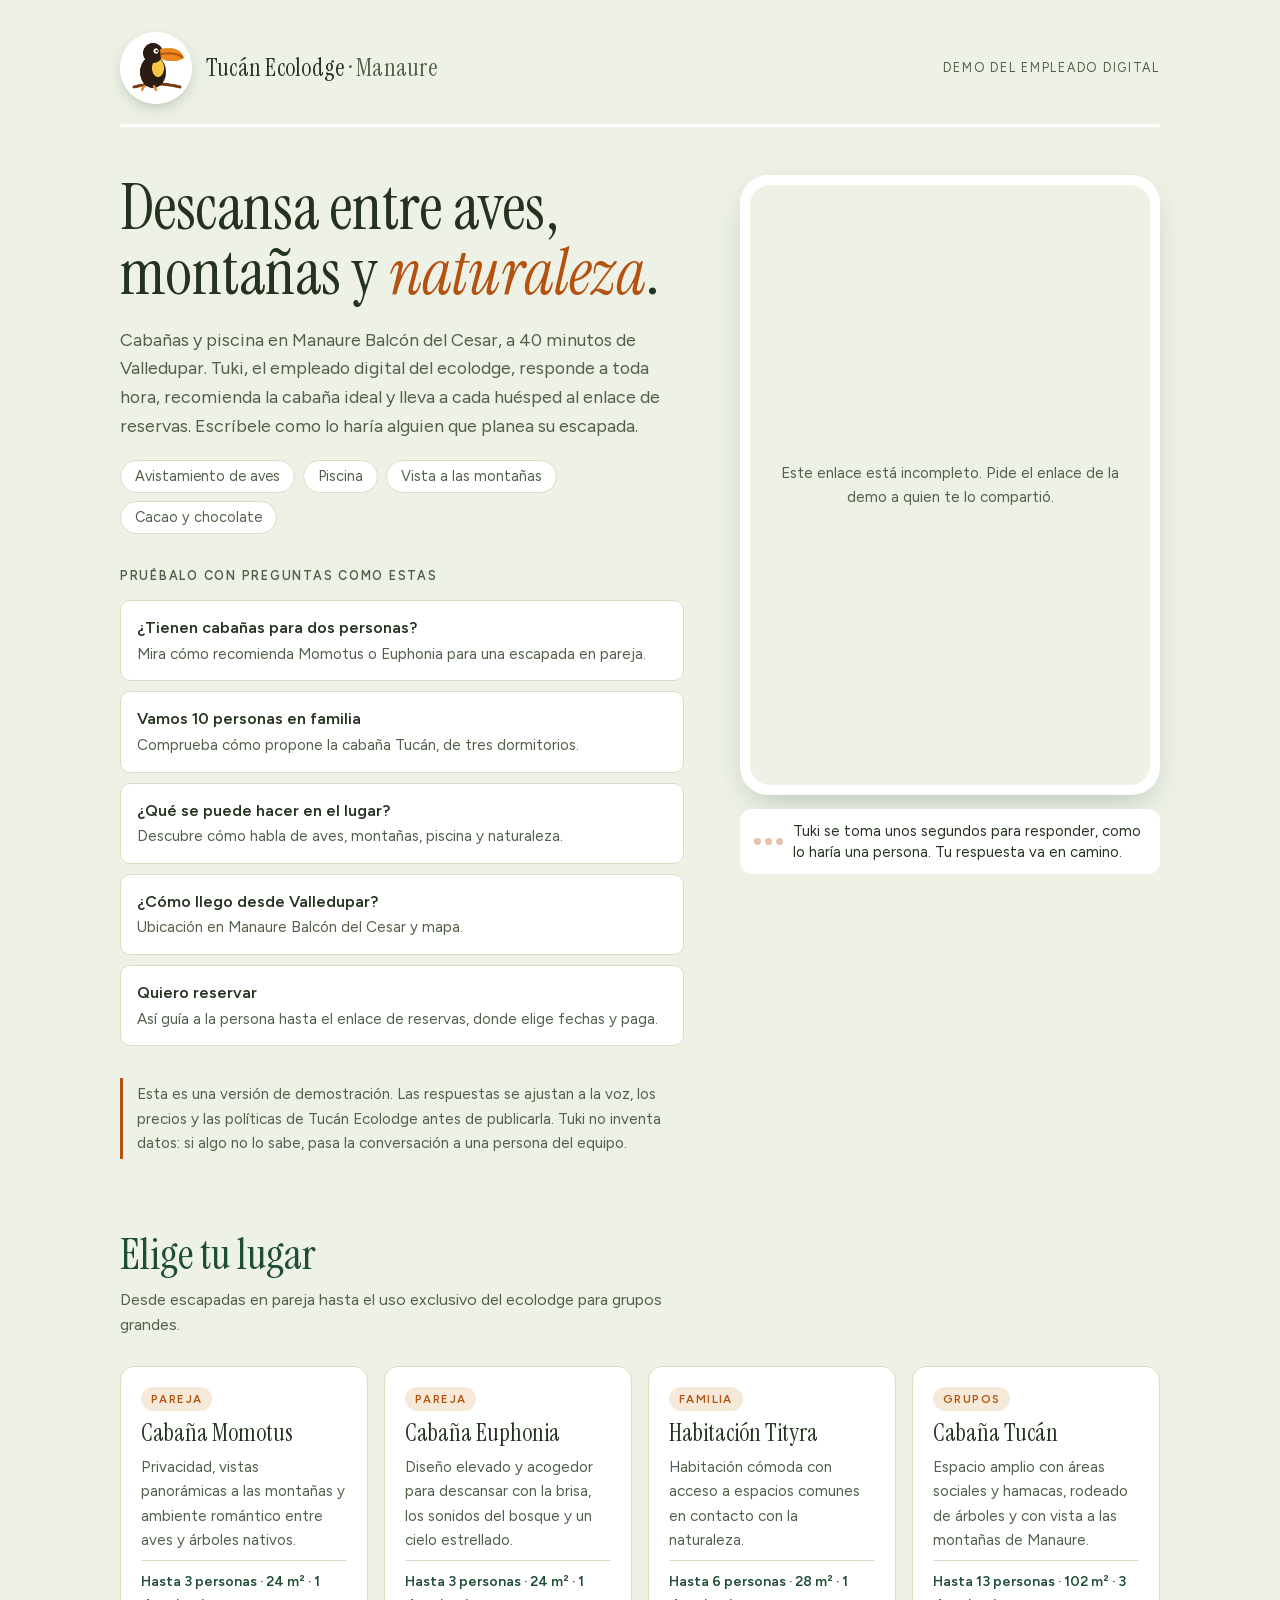
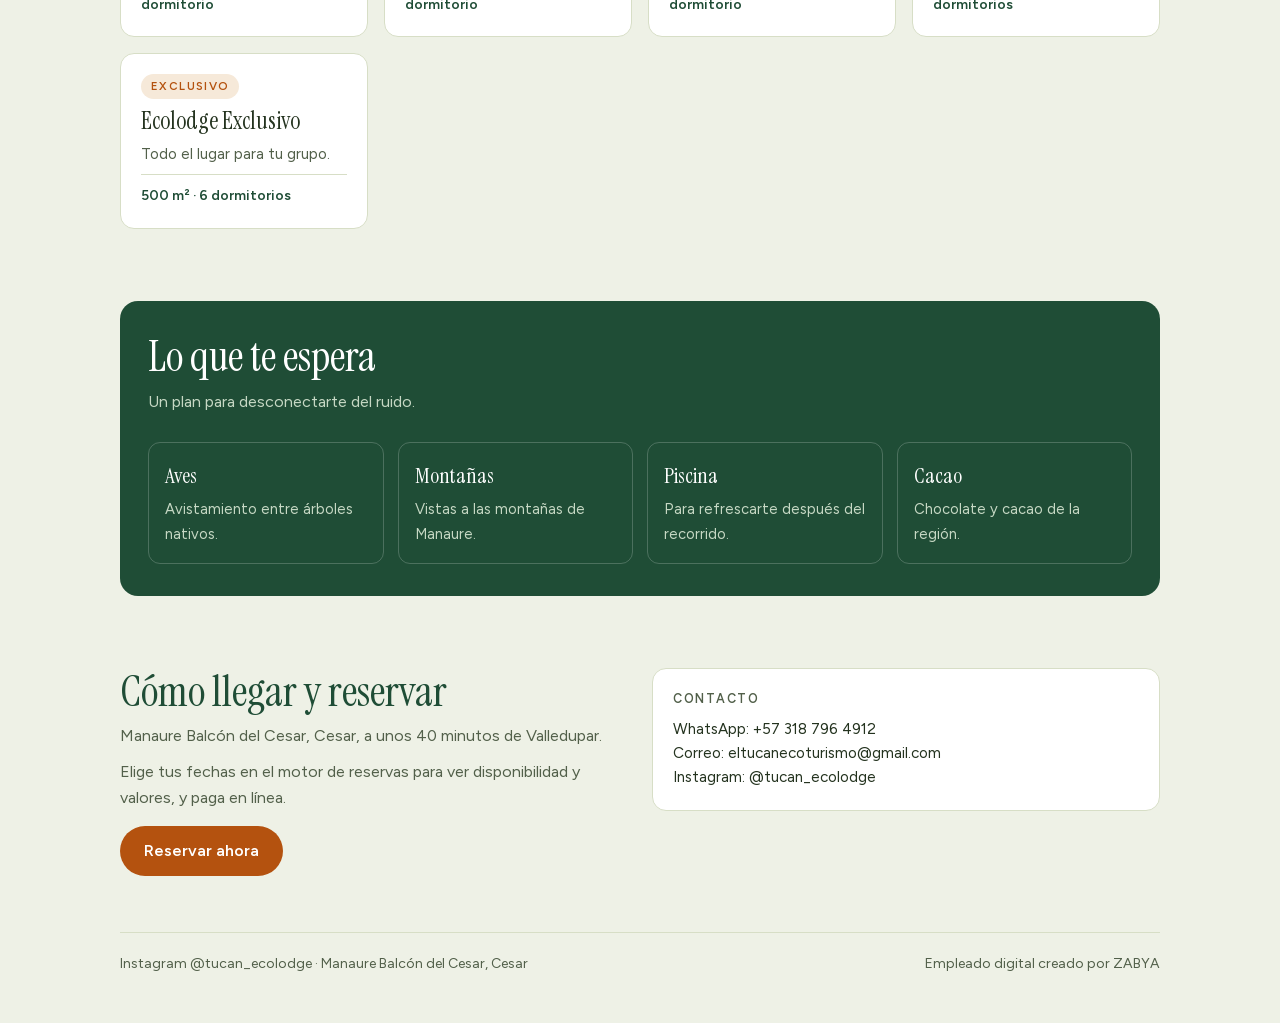
<file: demo-tucan/index.html>
<!doctype html>
<html lang="es">
<head>
<meta charset="utf-8">
<meta name="viewport" content="width=device-width, initial-scale=1, viewport-fit=cover">
<meta name="robots" content="noindex, nofollow, noarchive">
<meta name="googlebot" content="noindex, nofollow">
<title>Demo Tucán Ecolodge</title>
<link rel="preload" href="fonts/instrument-serif.woff2" as="font" type="font/woff2" crossorigin>
<link rel="preload" href="fonts/figtree.woff2" as="font" type="font/woff2" crossorigin>
<style>
/* Self-hosted fonts: the private link never contacts third parties */
@font-face{font-family:"Instrument Serif";font-style:normal;font-weight:400;font-display:swap;src:url(fonts/instrument-serif.woff2) format("woff2")}
@font-face{font-family:"Instrument Serif";font-style:italic;font-weight:400;font-display:swap;src:url(fonts/instrument-serif-italic.woff2) format("woff2")}
@font-face{font-family:"Figtree";font-style:normal;font-weight:400 600;font-display:swap;src:url(fonts/figtree.woff2) format("woff2")}
/* Layout: same template as the Diana Mar and Cindy demos (intro + chat in a phone frame), followed by the ecolodge content.
   Palette taken from the Tucán logo: forest green, cocoa brown and beak orange. Single theme. */
:root{
  --bg:#eef1e6;
  --surface:#ffffff;
  --ink:#24331f;
  --muted:#52604a;
  --line:#d7dec6;
  --brand:#1f4d36;
  --accent:#b4520f;
  --soft:#f6e9d9;
  --display:"Instrument Serif",Georgia,"Times New Roman",serif;
  --body:"Figtree",system-ui,-apple-system,"Segoe UI",sans-serif;
  color-scheme:light;
}
*{box-sizing:border-box}
html,body{margin:0}
body{
  background:var(--bg);color:var(--ink);font-family:var(--body);font-size:16px;line-height:1.6;
  padding-block:32px 48px;
  padding-left:max(16px,env(safe-area-inset-left,0px));
  padding-right:max(16px,env(safe-area-inset-right,0px));
}
.wrap{max-width:1040px;margin:0 auto}
header.top{display:flex;justify-content:space-between;align-items:center;gap:12px;flex-wrap:wrap;padding-bottom:20px;border-bottom:3px solid var(--surface)}
.brand{display:flex;align-items:center;gap:14px;font-family:var(--display);font-size:1.5rem;letter-spacing:.01em;min-width:0}
.logo{width:72px;height:72px;border-radius:50%;flex:none;display:block;background:var(--surface);box-shadow:0 6px 18px -8px rgba(31,77,54,.5)}
.tag{font-size:.78rem;letter-spacing:.14em;text-transform:uppercase;color:var(--muted)}
main{display:grid;grid-template-columns:minmax(0,1fr) minmax(0,420px);grid-template-areas:"intro stage" "tips stage";column-gap:56px;align-items:start;padding-top:48px}
.intro{grid-area:intro;min-width:0}
.tips{grid-area:tips;min-width:0}
h1{font-family:var(--display);font-weight:400;font-size:clamp(2.4rem,5.5vw,4rem);line-height:1.02;margin:0 0 20px;text-wrap:balance}
h1 em{color:var(--accent)}
.lead{font-size:1.12rem;color:var(--muted);max-width:52ch;margin:0 0 20px}
.chips{display:flex;flex-wrap:wrap;gap:8px;margin:0 0 32px;padding:0;list-style:none}
.chips li{border:1px solid var(--line);background:var(--surface);border-radius:999px;padding:4px 14px;font-size:.9rem;color:var(--muted)}
h2{font-size:.78rem;letter-spacing:.14em;text-transform:uppercase;color:var(--muted);margin:0 0 14px;font-weight:600}
.try{list-style:none;margin:0 0 32px;padding:0;display:grid;gap:10px}
.try li{padding:14px 16px;border:1px solid var(--line);border-radius:10px;background:var(--surface)}
.try b{display:block;font-weight:600}
.try span{color:var(--muted);font-size:.95rem}
.note{border-left:3px solid var(--accent);padding:4px 0 4px 14px;color:var(--muted);font-size:.95rem;max-width:56ch;margin:0}
.stage{grid-area:stage;min-width:0;display:flex;flex-direction:column;align-items:center;gap:14px}
.phone{width:100%;max-width:420px;background:var(--surface);border-radius:28px;padding:10px;overflow:hidden;box-shadow:0 12px 32px -12px rgba(31,77,54,.35)}
.phone iframe{display:block;width:100%;height:600px;border:0;border-radius:20px;background:var(--surface)}
.pending{display:grid;place-items:center;text-align:center;height:600px;border-radius:20px;background:var(--bg);color:var(--muted);padding:24px;font-size:.95rem}
.pending b{display:block;color:var(--ink);font-family:var(--display);font-size:1.4rem;font-weight:400;margin-bottom:6px}
.wait-note{display:flex;align-items:center;gap:10px;width:100%;max-width:420px;padding:12px 14px;border-radius:12px;background:var(--surface);color:var(--ink);font-size:.92rem;line-height:1.4;margin:0}
.dots{display:inline-flex;gap:4px;flex:none}
.dots i{width:7px;height:7px;border-radius:50%;background:var(--accent);opacity:.35;animation:blink 1.2s infinite}
.dots i:nth-child(2){animation-delay:.2s}.dots i:nth-child(3){animation-delay:.4s}
@keyframes blink{0%,80%,100%{opacity:.35}40%{opacity:1}}
@media (prefers-reduced-motion:reduce){.dots i{animation:none;opacity:.7}}
.open{font-size:.9rem;color:var(--accent);text-decoration:underline;text-underline-offset:3px}
a:focus-visible{outline:2px solid var(--accent);outline-offset:3px}

/* Ecolodge content */
.block{margin-top:72px}
.block h3.title{font-family:var(--display);font-weight:400;font-size:clamp(1.9rem,4vw,2.7rem);line-height:1.1;margin:0 0 8px;color:var(--brand);text-wrap:balance}
.block .sub{color:var(--muted);max-width:60ch;margin:0 0 28px}
.cabs{display:grid;gap:16px;grid-template-columns:repeat(auto-fit,minmax(min(100%,220px),1fr))}
.cab{background:var(--surface);border:1px solid var(--line);border-radius:14px;padding:20px;display:flex;flex-direction:column;gap:8px;min-width:0}
.cab .kind{align-self:flex-start;font-size:.72rem;letter-spacing:.12em;text-transform:uppercase;font-weight:600;color:var(--accent);background:var(--soft);padding:3px 10px;border-radius:999px}
.cab h4{font-family:var(--display);font-weight:400;font-size:1.5rem;line-height:1.15;margin:0;color:var(--ink)}
.cab p{margin:0;color:var(--muted);font-size:.95rem}
.cab .meta{margin-top:auto;padding-top:10px;border-top:1px solid var(--line);font-size:.88rem;font-weight:600;color:var(--brand)}
.band{background:var(--brand);color:#eaf2e6;border-radius:18px;padding:32px 28px}
.band h3.title{color:#fff}
.band .sub{color:#c6d8c4}
.exp{display:grid;gap:14px;grid-template-columns:repeat(auto-fit,minmax(min(100%,200px),1fr))}
.exp div{border:1px solid #ffffff33;border-radius:12px;padding:16px;min-width:0}
.exp b{display:block;font-family:var(--display);font-weight:400;font-size:1.35rem;color:#fff;margin-bottom:2px}
.exp span{font-size:.92rem;color:#c6d8c4}
.where{display:grid;gap:24px;grid-template-columns:minmax(0,1fr) minmax(0,1fr);align-items:start}
.where p{margin:0 0 10px;color:var(--muted)}
.cta{display:inline-block;background:var(--accent);color:#fff;font-weight:600;text-decoration:none;border-radius:999px;padding:12px 24px;margin-top:6px}
.cta:hover{filter:brightness(1.08)}
.contact{background:var(--surface);border:1px solid var(--line);border-radius:14px;padding:20px;font-size:.95rem;min-width:0;overflow-wrap:anywhere}
.contact b{display:block;font-size:.78rem;letter-spacing:.14em;text-transform:uppercase;color:var(--muted);margin-bottom:8px}
footer{margin-top:56px;padding-top:20px;border-top:1px solid var(--line);color:var(--muted);font-size:.88rem;display:flex;justify-content:space-between;gap:12px;flex-wrap:wrap}
@media (max-width:860px){
  body{padding-block:16px 32px}
  header.top{padding-bottom:12px}
  .brand{font-size:1.15rem;gap:10px}
  .logo{width:52px;height:52px}
  main{grid-template-columns:minmax(0,1fr);grid-template-areas:"intro" "stage" "tips";row-gap:24px;padding-top:24px}
  h1{font-size:2.1rem;margin-bottom:10px}
  .lead{font-size:1rem;margin-bottom:14px}
  .chips{margin-bottom:0}
  .phone{padding:6px;border-radius:22px}
  .phone iframe,.pending{height:min(600px,calc(100svh - 110px));border-radius:16px}
  .block{margin-top:48px}
  .band{padding:24px 18px}
  .where{grid-template-columns:minmax(0,1fr)}
  footer{margin-top:32px}
}
</style>
</head>
<body>
<div class="wrap">
  <header class="top">
    <div class="brand">
      <img class="logo" src="logo.webp" alt="Logo de Tucán Ecolodge" width="72" height="72">
      <span>Tucán Ecolodge <span style="color:var(--muted)">· Manaure</span></span>
    </div>
    <div class="tag">Demo del empleado digital</div>
  </header>

  <main>
    <section class="intro">
      <h1>Descansa entre aves, montañas y <em>naturaleza</em>.</h1>
      <p class="lead">Cabañas y piscina en Manaure Balcón del Cesar, a 40 minutos de Valledupar. Tuki, el empleado digital del ecolodge, responde a toda hora, recomienda la cabaña ideal y lleva a cada huésped al enlace de reservas. Escríbele como lo haría alguien que planea su escapada.</p>
      <ul class="chips"><li>Avistamiento de aves</li><li>Piscina</li><li>Vista a las montañas</li><li>Cacao y chocolate</li></ul>
    </section>

    <section class="tips">
      <h2>Pruébalo con preguntas como estas</h2>
      <ul class="try">
        <li><b>¿Tienen cabañas para dos personas?</b><span>Mira cómo recomienda Momotus o Euphonia para una escapada en pareja.</span></li>
        <li><b>Vamos 10 personas en familia</b><span>Comprueba cómo propone la cabaña Tucán, de tres dormitorios.</span></li>
        <li><b>¿Qué se puede hacer en el lugar?</b><span>Descubre cómo habla de aves, montañas, piscina y naturaleza.</span></li>
        <li><b>¿Cómo llego desde Valledupar?</b><span>Ubicación en Manaure Balcón del Cesar y mapa.</span></li>
        <li><b>Quiero reservar</b><span>Así guía a la persona hasta el enlace de reservas, donde elige fechas y paga.</span></li>
      </ul>
      <p class="note">Esta es una versión de demostración. Las respuestas se ajustan a la voz, los precios y las políticas de Tucán Ecolodge antes de publicarla. Tuki no inventa datos: si algo no lo sabe, pasa la conversación a una persona del equipo.</p>
    </section>

    <aside class="stage" aria-label="Chat con Tuki, el empleado digital de Tucán Ecolodge">
      <div class="phone"><div id="chat-slot" class="pending" role="status" aria-live="polite">Abriendo el chat…</div></div>
      <p class="wait-note"><span class="dots" aria-hidden="true"><i></i><i></i><i></i></span><span>Tuki se toma unos segundos para responder, como lo haría una persona. Tu respuesta va en camino.</span></p>
    </aside>
  </main>

  <section class="block" id="cabanas">
    <h3 class="title">Elige tu lugar</h3>
    <p class="sub">Desde escapadas en pareja hasta el uso exclusivo del ecolodge para grupos grandes.</p>
    <div class="cabs">
      <article class="cab"><span class="kind">Pareja</span><h4>Cabaña Momotus</h4><p>Privacidad, vistas panorámicas a las montañas y ambiente romántico entre aves y árboles nativos.</p><div class="meta">Hasta 3 personas · 24 m² · 1 dormitorio</div></article>
      <article class="cab"><span class="kind">Pareja</span><h4>Cabaña Euphonia</h4><p>Diseño elevado y acogedor para descansar con la brisa, los sonidos del bosque y un cielo estrellado.</p><div class="meta">Hasta 3 personas · 24 m² · 1 dormitorio</div></article>
      <article class="cab"><span class="kind">Familia</span><h4>Habitación Tityra</h4><p>Habitación cómoda con acceso a espacios comunes en contacto con la naturaleza.</p><div class="meta">Hasta 6 personas · 28 m² · 1 dormitorio</div></article>
      <article class="cab"><span class="kind">Grupos</span><h4>Cabaña Tucán</h4><p>Espacio amplio con áreas sociales y hamacas, rodeado de árboles y con vista a las montañas de Manaure.</p><div class="meta">Hasta 13 personas · 102 m² · 3 dormitorios</div></article>
      <article class="cab"><span class="kind">Exclusivo</span><h4>Ecolodge Exclusivo</h4><p>Todo el lugar para tu grupo.</p><div class="meta">500 m² · 6 dormitorios</div></article>
    </div>
  </section>

  <section class="block band">
    <h3 class="title">Lo que te espera</h3>
    <p class="sub">Un plan para desconectarte del ruido.</p>
    <div class="exp">
      <div><b>Aves</b><span>Avistamiento entre árboles nativos.</span></div>
      <div><b>Montañas</b><span>Vistas a las montañas de Manaure.</span></div>
      <div><b>Piscina</b><span>Para refrescarte después del recorrido.</span></div>
      <div><b>Cacao</b><span>Chocolate y cacao de la región.</span></div>
    </div>
  </section>

  <section class="block">
    <div class="where">
      <div>
        <h3 class="title">Cómo llegar y reservar</h3>
        <p>Manaure Balcón del Cesar, Cesar, a unos 40 minutos de Valledupar.</p>
        <p>Elige tus fechas en el motor de reservas para ver disponibilidad y valores, y paga en línea.</p>
        <a class="cta" href="https://app.hotelsync.com/engine/es?engine_code=8163a6f017069bac3774923a811cf53ff6375daa&adults=2&children=0&currency=COP" target="_blank" rel="noopener">Reservar ahora</a>
      </div>
      <div class="contact">
        <b>Contacto</b>
        WhatsApp: +57 318 796 4912<br>
        Correo: eltucanecoturismo@gmail.com<br>
        Instagram: @tucan_ecolodge
      </div>
    </div>
  </section>

  <footer>
    <span>Instagram @tucan_ecolodge · Manaure Balcón del Cesar, Cesar</span>
    <span>Empleado digital creado por ZABYA</span>
  </footer>
</div>

<script>
// ES5 on purpose: old in-app browsers (Instagram, WhatsApp) must not fail to parse the script
(function(){
  var slot=document.getElementById('chat-slot');
  // Fill in with the output of the link generator (AES-GCM, base64url); the key stays in the URL #
  var IV="QPsaxpt-AwR1ykVL", CT="2SC8zwLgfFS0qO_Jnya8Jb24xF06sJOaMcdWm5U4x2wYGdUnLL_EXlkKb_upHkj64HQgBXlTiQSEr-hCZMDfRshap5cCqoutJIQX6g";
  var MSG_LINK='Este enlace está incompleto. Pide el enlace de la demo a quien te lo compartió.';
  var MSG_ENV='No se pudo abrir el chat en este navegador. Abre el enlace con https en un navegador actualizado.';
  var MSG_FAIL='No se pudo abrir el chat. Avísale a quien te compartió el enlace.';
  function d(b){b=b.replace(/-/g,'+').replace(/_/g,'/');while(b.length%4)b+='=';var s=atob(b),u=new Uint8Array(s.length);for(var i=0;i<s.length;i++)u[i]=s.charCodeAt(i);return u}
  var run=0;
  function show(msg,err){
    if(err) console.error('Tuki demo:',err);
    slot.textContent=msg;
  }
  function urlSupported(){
    try{ return new URL('https://example.com/').protocol==='https:' }catch(e){ return false }
  }
  // Messengers may percent-encode the fragment or glue text after it ('.', ')', '&utm_…'),
  // so keep only the leading base64url run
  function readKey(){
    var h=location.hash.slice(1);
    try{ h=decodeURIComponent(h) }catch(e){}
    var m=h.match(/^[A-Za-z0-9_-]+/);
    return m?m[0]:'';
  }

  function load(){
    var id=++run;
    slot.textContent='Abriendo el chat…';
    if(!IV||!CT) return show('El chat aparece aquí. Falta conectar el agente Tuki.');
    if(!(window.crypto && crypto.subtle && window.TextDecoder && urlSupported())) return show(MSG_ENV);
    var k=readKey();
    if(!k) return show(MSG_LINK);
    var key;
    try{ key=d(k) }catch(e){ return show(MSG_LINK,e) }
    // AES keys are 16, 24 or 32 bytes; any other length means the key was cut short
    if([16,24,32].indexOf(key.length)<0) return show(MSG_LINK,new Error('longitud de clave inválida: '+key.length));

    crypto.subtle.importKey('raw',key,'AES-GCM',false,['decrypt']).then(function(ck){
      return crypto.subtle.decrypt({name:'AES-GCM',iv:d(IV)},ck,d(CT)).then(null,function(e){
        // Right length but wrong bytes: the key was altered when the link was shared
        e.isDecrypt=true; throw e;
      });
    }).then(function(buf){
      if(id!==run) return;
      var u;
      try{
        u=new URL(new TextDecoder().decode(buf));
        // The link generator should already guarantee these; kept because the sandbox depends on them
        if(u.protocol!=='https:') throw new Error('esquema no permitido: '+u.protocol);
        // With allow-scripts + allow-same-origin, a same-origin iframe could remove its own sandbox
        if(u.origin===location.origin) throw new Error('el chat no puede servirse desde este mismo dominio');
      }catch(e){ return show(MSG_FAIL,e) }
      var f=document.createElement('iframe');
      f.id='chat-frame';
      f.title='Chat con Tuki, el empleado digital de Tucán Ecolodge';
      // The chat provider may allowlist embedding domains by Referer, so send the origin (not the path)
      f.allow='autoplay'; f.referrerPolicy='strict-origin-when-cross-origin';
      f.setAttribute('sandbox','allow-scripts allow-same-origin allow-forms allow-popups allow-popups-to-escape-sandbox');
      // framing must be allowed for this domain on the provider side
      f.src=u.href;
      slot.parentNode.replaceChild(f,slot);
    },function(e){
      if(id!==run) return;
      // importKey failing on a valid-length key means this browser's WebCrypto lacks AES-GCM
      show(e && e.isDecrypt?MSG_LINK:MSG_ENV,e);
    });
  }

  // Fixing the link in the same tab only changes the #, so try again; never once the chat is open
  window.addEventListener('hashchange',function(){
    if(!document.getElementById('chat-frame')) load();
  });
  load();
})();
</script>
</body>
</html>
</file>
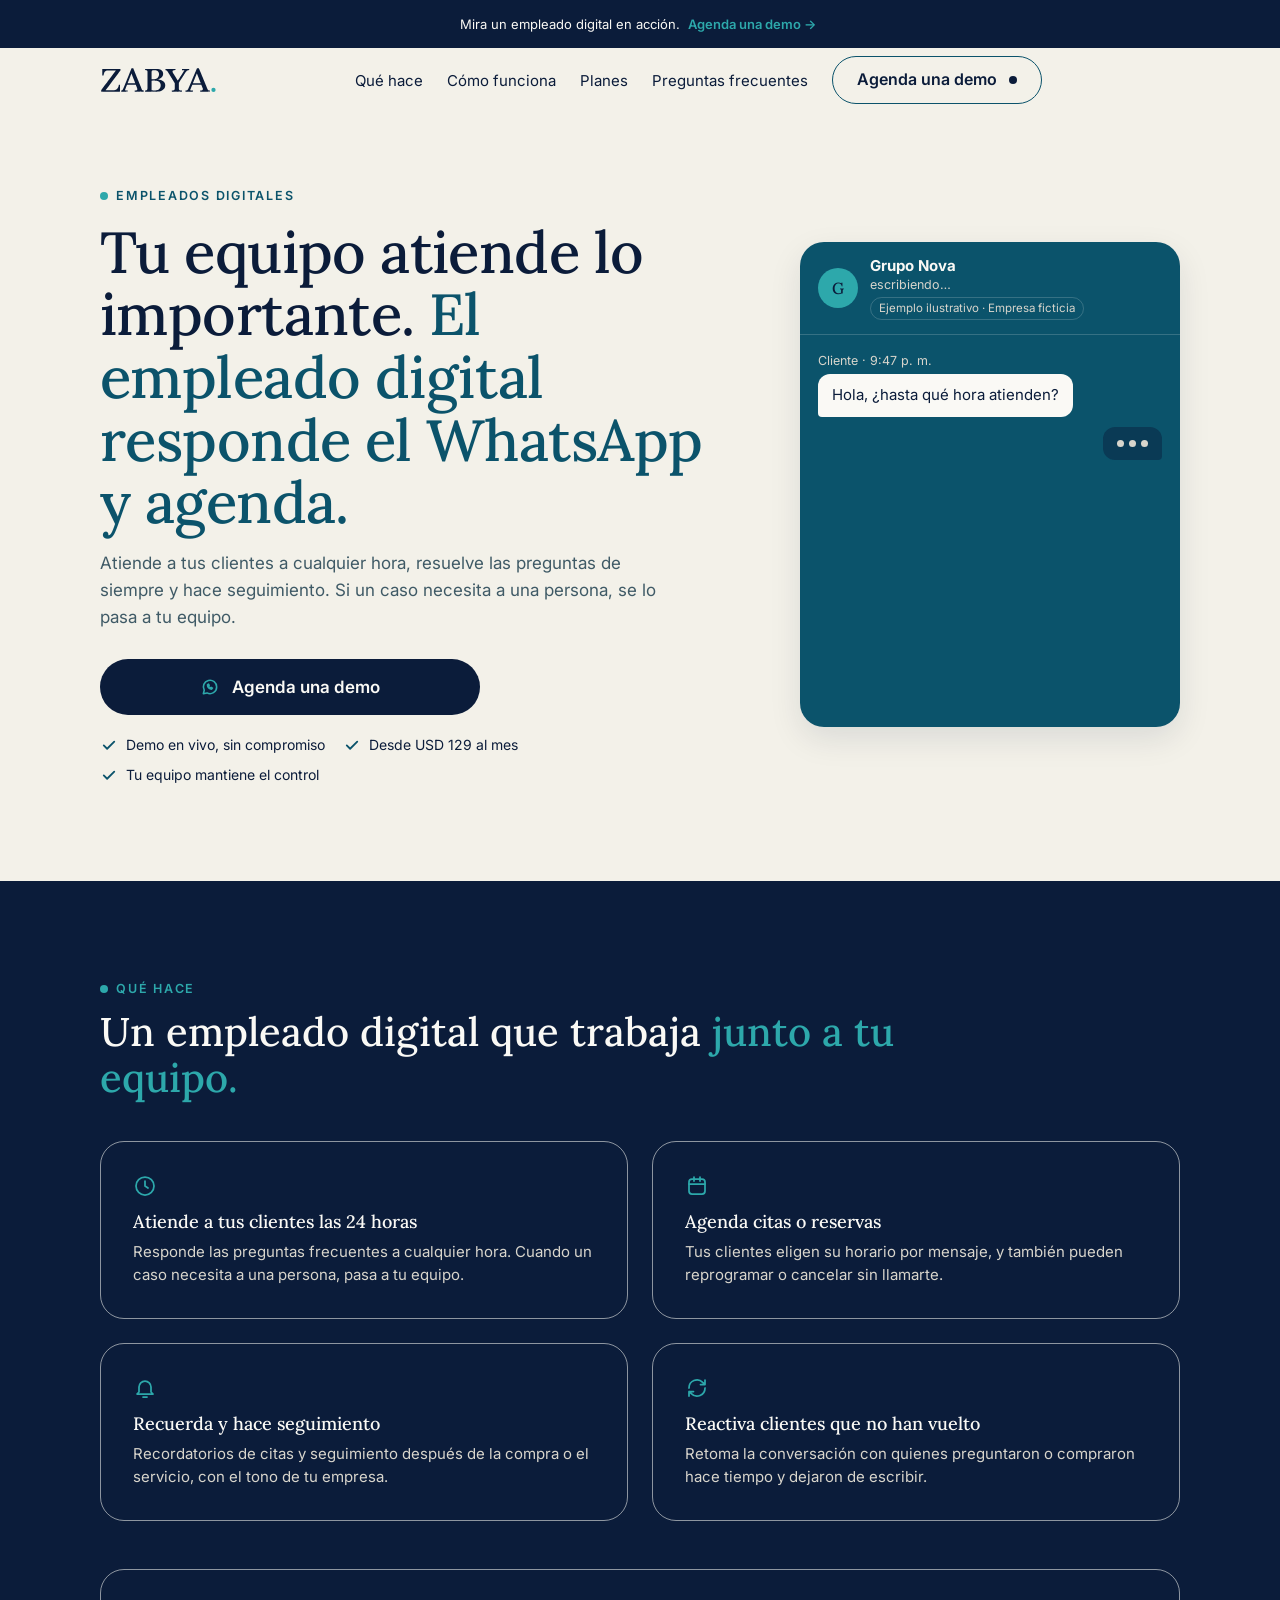
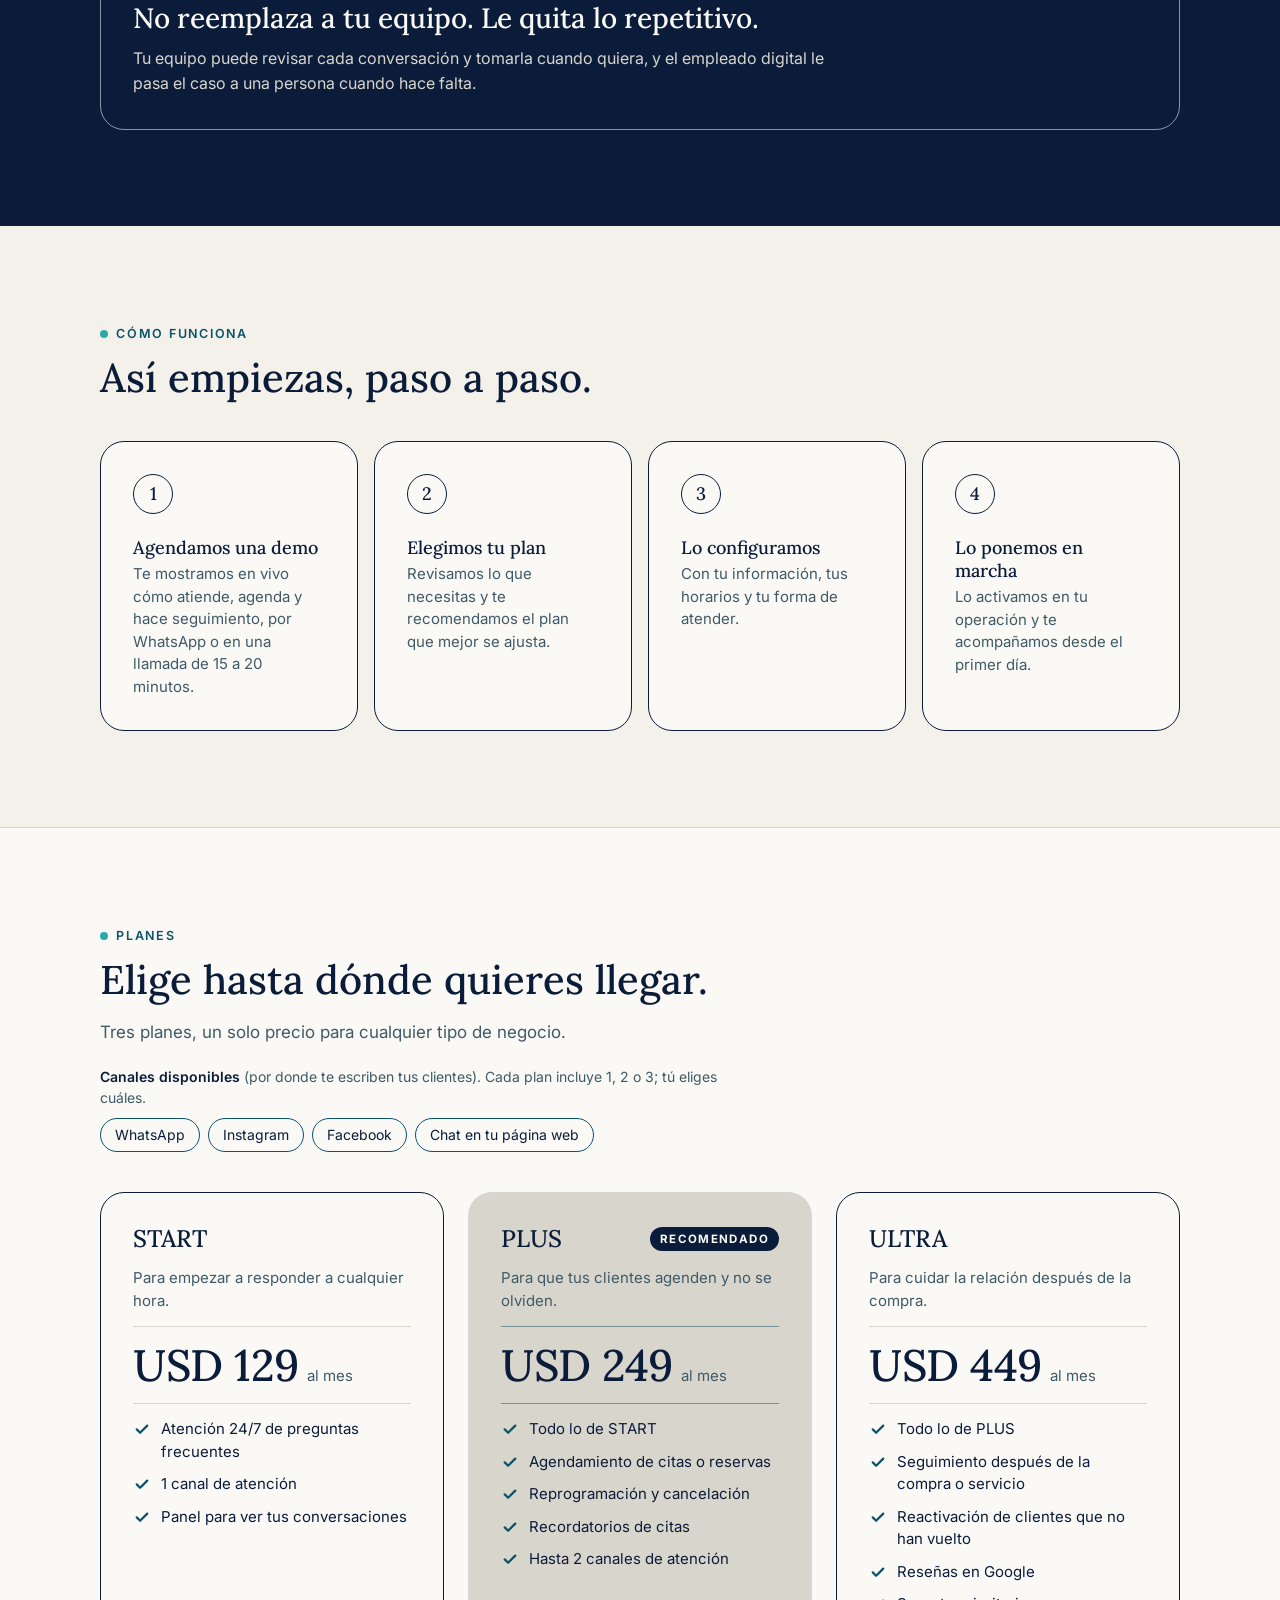
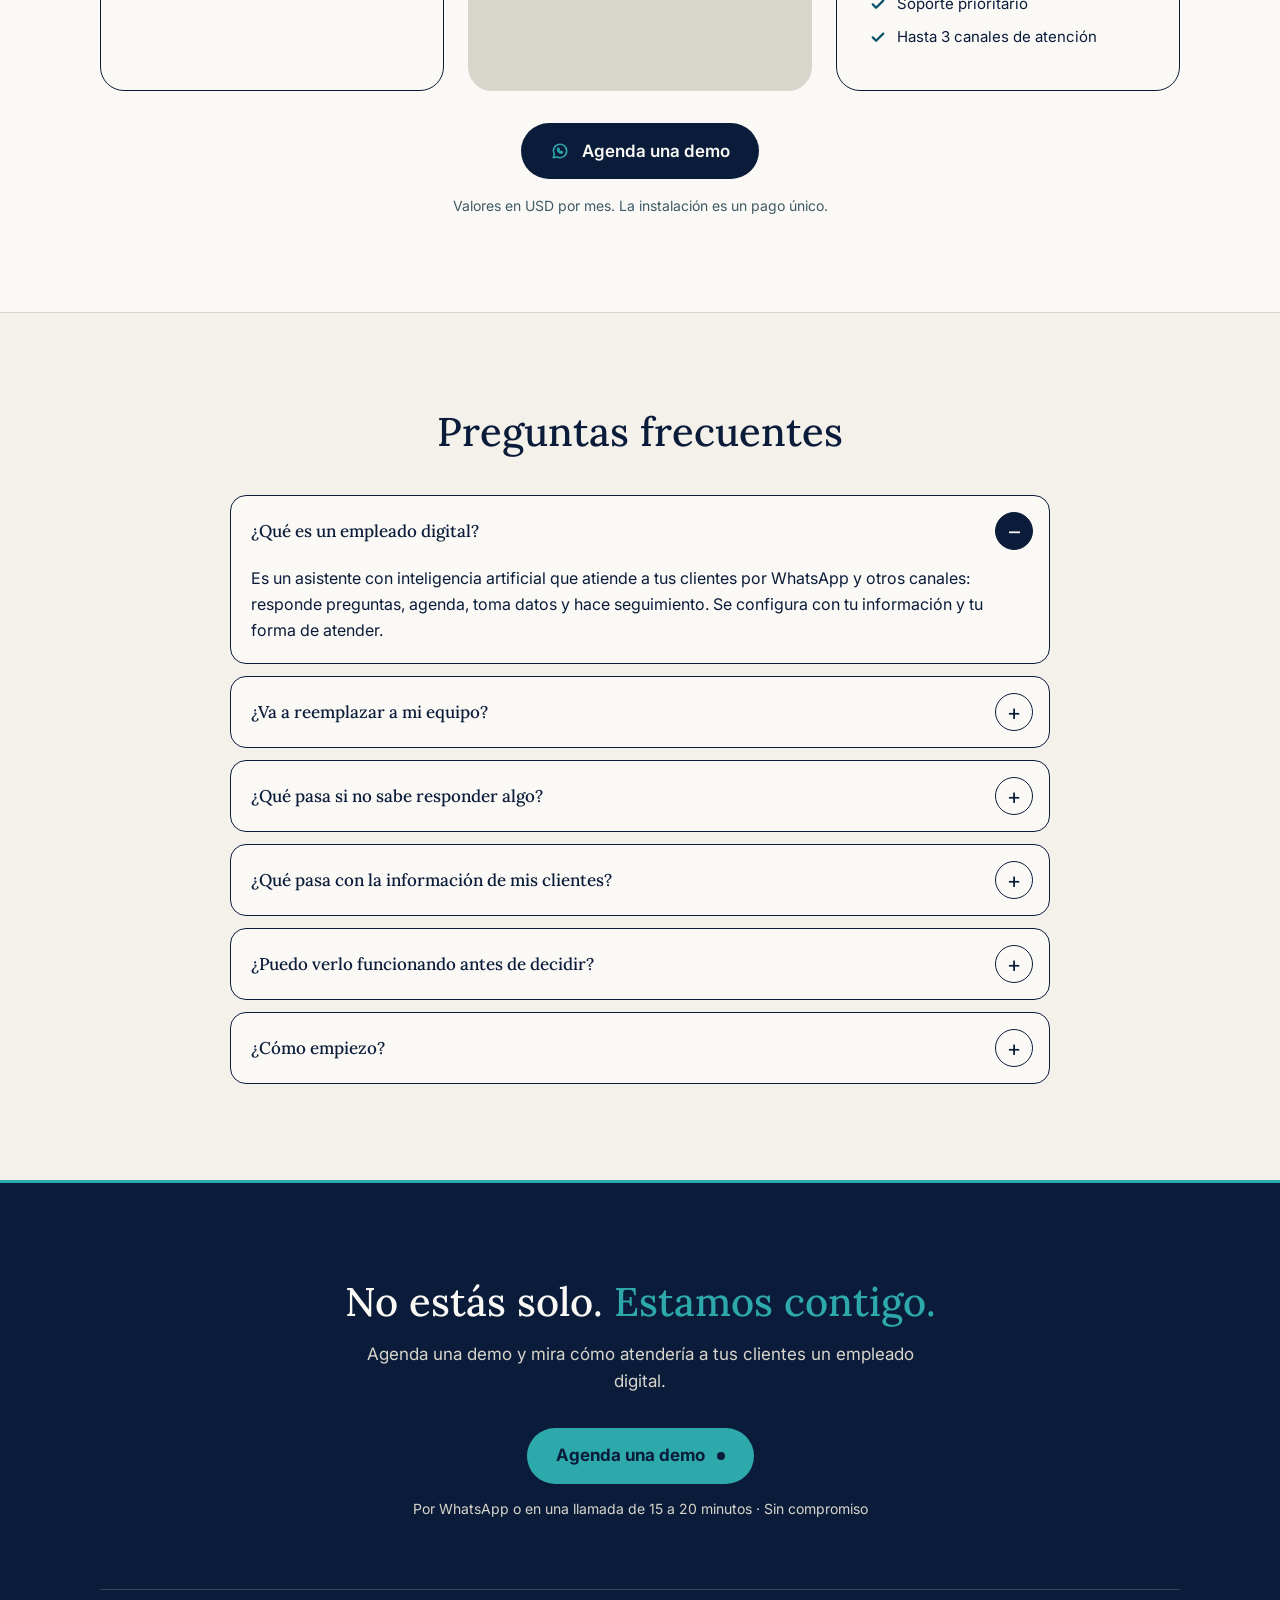
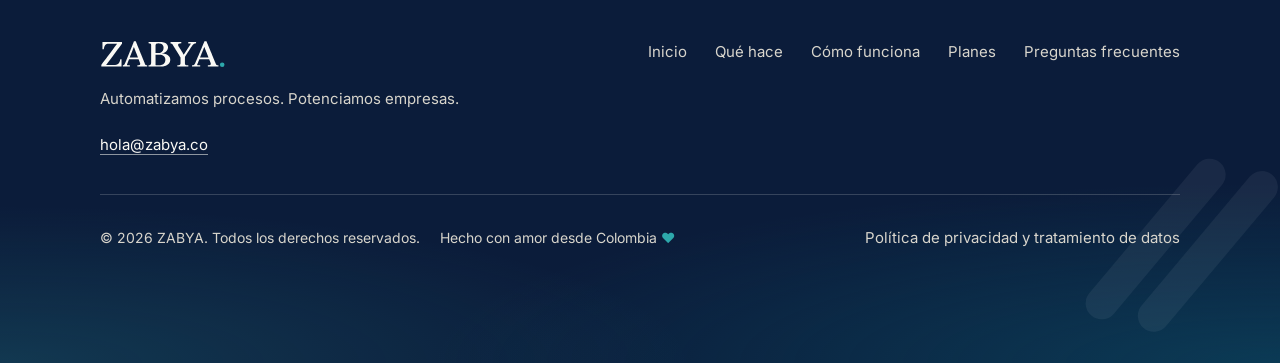
<file: empleados-digitales/index.html>
<!doctype html>
<html lang="es">
<head>
<meta charset="utf-8">
<meta name="viewport" content="width=device-width, initial-scale=1">
<title>ZABYA · Empleados digitales</title>
<meta name="description" content="Empleados digitales que atienden a tus clientes por WhatsApp, Instagram, Facebook o tu web a cualquier hora, agendan y hacen seguimiento. Desde USD 129 al mes. Agenda una demo.">
<meta property="og:title" content="ZABYA · Empleados digitales: tu equipo atiende lo importante.">
<meta property="og:description" content="Atiende, agenda y hace seguimiento a tus clientes a cualquier hora. Agenda una demo.">
<meta property="og:type" content="website">
<meta name="theme-color" content="#0B1C3A">
<link rel="icon" href="../assets/zabya-monograma.svg" type="image/svg+xml">
<link rel="preconnect" href="https://fonts.googleapis.com">
<link rel="preconnect" href="https://fonts.gstatic.com" crossorigin>
<link rel="stylesheet" href="https://fonts.googleapis.com/css2?family=Inter:wght@400;500;600;700&amp;family=Lora:wght@500&amp;display=swap">
<link rel="stylesheet" href="styles.css">
<!-- Meta Pixel Code -->
<script>
!function(f,b,e,v,n,t,s)
{if(f.fbq)return;n=f.fbq=function(){n.callMethod?
n.callMethod.apply(n,arguments):n.queue.push(arguments)};
if(!f._fbq)f._fbq=n;n.push=n;n.loaded=!0;n.version='2.0';
n.queue=[];t=b.createElement(e);t.async=!0;
t.src=v;s=b.getElementsByTagName(e)[0];
s.parentNode.insertBefore(t,s)}(window, document,'script',
'https://connect.facebook.net/en_US/fbevents.js');
fbq('init', '2082839265670309');
fbq('track', 'PageView');
</script>
<noscript><img height="1" width="1" style="display:none"
src="https://www.facebook.com/tr?id=2082839265670309&ev=PageView&noscript=1"
/></noscript>
<!-- End Meta Pixel Code -->
</head>
<body>
<div class="page">
<a class="skip" href="#contenido">Saltar al contenido</a>

<aside class="annc dark" id="annc" aria-label="Oferta">
<p>Mira un empleado digital en acción. <a href="https://wa.me/573189850120?text=Hola%2C%20quiero%20agendar%20una%20demo%20de%20un%20empleado%20digital." target="_blank" rel="noopener">Agenda una demo&nbsp;<span aria-hidden="true">→</span></a></p>
</aside>

<header class="bar" id="bar">
<div class="wrap bar-in">
<a class="logo" href="/" aria-label="ZABYA, ir al inicio"><img src="../assets/zabya-wordmark.svg" alt="" width="117" height="26"></a>
<nav class="navlinks" aria-label="Principal">
<a class="nl" href="#que-hace">Qué hace</a>
<a class="nl" href="#como-funciona">Cómo funciona</a>
<a class="nl" href="#planes">Planes</a>
<a class="nl" href="#preguntas">Preguntas frecuentes</a>
<a class="btn btn--outline" href="https://wa.me/573189850120?text=Hola%2C%20quiero%20agendar%20una%20demo%20de%20un%20empleado%20digital." target="_blank" rel="noopener">Agenda una demo</a>
</nav>
<div class="bar-r">
<a class="icon-btn wa-link" href="https://wa.me/573189850120?text=Hola%2C%20quiero%20agendar%20una%20demo%20de%20un%20empleado%20digital." target="_blank" rel="noopener" aria-label="Escríbenos por WhatsApp"><svg class="wa" viewBox="0 0 24 24" fill="none" stroke="currentColor" stroke-width="1.8" stroke-linecap="round" stroke-linejoin="round" aria-hidden="true"><path d="M20 12a8 8 0 01-11.6 7.1L4 20l1.1-4.1A8 8 0 1120 12z"></path><path d="M9 9.5c0 2.8 2.2 5 5 5l1-1.2-1.6-.8-.8.7a3.2 3.2 0 01-2.3-2.3l.7-.8-.8-1.6z"></path></svg></a>
<button class="icon-btn burger" type="button" id="menu-toggle" aria-label="Abrir menú" aria-expanded="false" aria-controls="menu-panel">
<svg class="ico" id="icon-close" viewBox="0 0 24 24" aria-hidden="true" hidden><path d="M6 6l12 12M18 6L6 18"></path></svg>
<svg class="ico" id="icon-open" viewBox="0 0 24 24" aria-hidden="true"><path d="M4 7h16M4 12h16M4 17h16"></path></svg>
</button>
</div>
</div>
<nav class="panel" id="menu-panel" aria-label="Menú" hidden>
<a class="item" href="#que-hace">Qué hace <span>→</span></a>
<a class="item" href="#como-funciona">Cómo funciona <span>→</span></a>
<a class="item" href="#planes">Planes <span>→</span></a>
<a class="item" href="#preguntas">Preguntas frecuentes <span>→</span></a>
<a class="btn btn--cta btn--lg btn--block" href="https://wa.me/573189850120?text=Hola%2C%20quiero%20agendar%20una%20demo%20de%20un%20empleado%20digital." target="_blank" rel="noopener">Agenda una demo</a>
</nav>
</header>

<main id="contenido">
<section id="inicio" class="hero" aria-labelledby="t-hero">
<div class="wrap hero-in">
<div class="hero-grid">
<div class="hero-copy">
<p class="eyebrow">EMPLEADOS DIGITALES</p>
<h1 id="t-hero" class="h1">Tu equipo atiende lo importante. <span class="acc">El empleado digital responde el WhatsApp y agenda.</span></h1>
<p class="lead">Atiende a tus clientes a cualquier hora, resuelve las preguntas de siempre y hace seguimiento. Si un caso necesita a una persona, se lo pasa a tu equipo.</p>
<div class="acts">
<a class="btn btn--solid btn--lg btn--block" href="https://wa.me/573189850120?text=Hola%2C%20quiero%20agendar%20una%20demo%20de%20un%20empleado%20digital." target="_blank" rel="noopener"><svg class="wa" viewBox="0 0 24 24" fill="none" stroke="currentColor" stroke-width="1.9" stroke-linecap="round" stroke-linejoin="round" aria-hidden="true"><path d="M20 12a8 8 0 01-11.6 7.1L4 20l1.1-4.1A8 8 0 1120 12z"></path><path d="M9 9.5c0 2.8 2.2 5 5 5l1-1.2-1.6-.8-.8.7a3.2 3.2 0 01-2.3-2.3l.7-.8-.8-1.6z"></path></svg>Agenda una demo</a>
</div>
<ul class="trust" aria-label="Lo que incluye">
<li><svg viewBox="0 0 24 24" fill="none" stroke="currentColor" stroke-width="2.4" stroke-linecap="round" stroke-linejoin="round" aria-hidden="true"><path d="M5 12.5l4.5 4.5L19 7.5"></path></svg>Demo en vivo, sin compromiso</li>
<li><svg viewBox="0 0 24 24" fill="none" stroke="currentColor" stroke-width="2.4" stroke-linecap="round" stroke-linejoin="round" aria-hidden="true"><path d="M5 12.5l4.5 4.5L19 7.5"></path></svg>Desde USD 129 al mes</li>
<li><svg viewBox="0 0 24 24" fill="none" stroke="currentColor" stroke-width="2.4" stroke-linecap="round" stroke-linejoin="round" aria-hidden="true"><path d="M5 12.5l4.5 4.5L19 7.5"></path></svg>Tu equipo mantiene el control</li>
</ul>
</div>
<div class="hero-visual">
<figure class="phone" id="chat" role="group" aria-label="Ejemplo ilustrativo con empresa ficticia: conversación por WhatsApp a las 9:47 p. m.">
<figcaption class="ph"><div class="av" aria-hidden="true">G</div><div><b>Grupo Nova</b><span class="status" id="chat-status">en línea</span><span class="tagx">Ejemplo ilustrativo · Empresa ficticia</span></div></figcaption>
<div class="msgs">
<p class="who">Cliente · 9:47 p. m.</p>
<div class="slot s-in"><p class="b in shown">Hola, ¿hasta qué hora atienden?</p></div>
<div class="slot s-out"><p class="b out shown">Hola. Atendemos de lunes a viernes de 8:00 a. m. a 6:00 p. m. Por este chat te respondo a cualquier hora. ¿En qué te ayudo?</p></div>
<div class="slot s-in"><p class="b in shown">Quiero agendar una cita para mañana.</p></div>
<div class="slot s-out"><p class="b out shown">Claro. Mañana tengo disponible a las 10:00 a. m. o a las 3:30 p. m. ¿Cuál te sirve?</p></div>
</div>
</figure>
</div>
</div>
</div>
</section>

<section id="que-hace" class="dark" aria-labelledby="t-hace">
<div class="wrap sec">
<p class="eyebrow">QUÉ HACE</p>
<h2 id="t-hace" class="h2" style="max-width: 820px;">Un empleado digital que trabaja <span class="acc">junto a tu equipo.</span></h2>
<div class="grid g2 sec-body">
<article class="bc"><span class="i"><svg class="ico" viewBox="0 0 24 24" aria-hidden="true"><circle cx="12" cy="12" r="9"></circle><path d="M12 7v5l3 2"></path></svg></span><div><h3>Atiende a tus clientes las 24 horas</h3><p>Responde las preguntas frecuentes a cualquier hora. Cuando un caso necesita a una persona, pasa a tu equipo.</p></div></article>
<article class="bc"><span class="i"><svg class="ico" viewBox="0 0 24 24" aria-hidden="true"><rect x="4" y="5" width="16" height="15" rx="3"></rect><path d="M4 10h16M9 3v4M15 3v4"></path></svg></span><div><h3>Agenda citas o reservas</h3><p>Tus clientes eligen su horario por mensaje, y también pueden reprogramar o cancelar sin llamarte.</p></div></article>
<article class="bc"><span class="i"><svg class="ico" viewBox="0 0 24 24" aria-hidden="true"><path d="M18 16V11a6 6 0 00-12 0v5l-2 2h16z"></path><path d="M10 21h4"></path></svg></span><div><h3>Recuerda y hace seguimiento</h3><p>Recordatorios de citas y seguimiento después de la compra o el servicio, con el tono de tu empresa.</p></div></article>
<article class="bc"><span class="i"><svg class="ico" viewBox="0 0 24 24" aria-hidden="true"><path d="M4 12a8 8 0 0113.7-5.7L20 8.5M20 4v4.5h-4.5"></path><path d="M20 12a8 8 0 01-13.7 5.7L4 15.5M4 20v-4.5h4.5"></path></svg></span><div><h3>Reactiva clientes que no han vuelto</h3><p>Retoma la conversación con quienes preguntaron o compraron hace tiempo y dejaron de escribir.</p></div></article>
</div>
<aside class="people" aria-labelledby="t-personas">
<h3 id="t-personas" class="h3">No reemplaza a tu equipo. Le quita lo repetitivo.</h3>
<p>Tu equipo puede revisar cada conversación y tomarla cuando quiera, y el empleado digital le pasa el caso a una persona cuando hace falta.</p>
</aside>
</div>
</section>

<section id="como-funciona" class="soft" aria-labelledby="t-pasos">
<div class="wrap sec">
<p class="eyebrow">CÓMO FUNCIONA</p>
<h2 id="t-pasos" class="h2">Así empiezas, paso a paso.</h2>
<ol class="journey">
<li class="jstep"><span class="jn">1</span><div><h3>Agendamos una demo</h3><p>Te mostramos en vivo cómo atiende, agenda y hace seguimiento, por WhatsApp o en una llamada de 15 a 20 minutos.</p></div></li>
<li class="jstep"><span class="jn">2</span><div><h3>Elegimos tu plan</h3><p>Revisamos lo que necesitas y te recomendamos el plan que mejor se ajusta.</p></div></li>
<li class="jstep"><span class="jn">3</span><div><h3>Lo configuramos</h3><p>Con tu información, tus horarios y tu forma de atender.</p></div></li>
<li class="jstep"><span class="jn">4</span><div><h3>Lo ponemos en marcha</h3><p>Lo activamos en tu operación y te acompañamos desde el primer día.</p></div></li>
</ol>
</div>
</section>

<section id="planes" class="light" aria-labelledby="t-planes">
<div class="wrap sec">
<p class="eyebrow">PLANES</p>
<h2 id="t-planes" class="h2">Elige hasta dónde quieres llegar.</h2>
<p class="lead sec-lead">Tres planes, un solo precio para cualquier tipo de negocio.</p>
<div class="chan">
<p><b>Canales disponibles</b> (por donde te escriben tus clientes). Cada plan incluye 1, 2 o 3; tú eliges cuáles.</p>
<ul class="chan-list">
<li>WhatsApp</li>
<li>Instagram</li>
<li>Facebook</li>
<li>Chat en tu página web</li>
</ul>
</div>
<div class="plans">
<article class="plan" aria-labelledby="p-start">
<div class="top"><h3 id="p-start">START</h3></div>
<p class="sub">Para empezar a responder a cualquier hora.</p>
<div class="price"><b>USD 129</b><span>al mes</span></div>
<ul>
<li>Atención 24/7 de preguntas frecuentes</li>
<li>1 canal de atención</li>
<li>Panel para ver tus conversaciones</li>
</ul>
</article>
<article class="plan key" aria-labelledby="p-plus">
<div class="top"><h3 id="p-plus">PLUS</h3><span class="tag">RECOMENDADO</span></div>
<p class="sub">Para que tus clientes agenden y no se olviden.</p>
<div class="price"><b>USD 249</b><span>al mes</span></div>
<ul>
<li>Todo lo de START</li>
<li>Agendamiento de citas o reservas</li>
<li>Reprogramación y cancelación</li>
<li>Recordatorios de citas</li>
<li>Hasta 2 canales de atención</li>
</ul>
</article>
<article class="plan" aria-labelledby="p-ultra">
<div class="top"><h3 id="p-ultra">ULTRA</h3></div>
<p class="sub">Para cuidar la relación después de la compra.</p>
<div class="price"><b>USD 449</b><span>al mes</span></div>
<ul>
<li>Todo lo de PLUS</li>
<li>Seguimiento después de la compra o servicio</li>
<li>Reactivación de clientes que no han vuelto</li>
<li>Reseñas en Google</li>
<li>Soporte prioritario</li>
<li>Hasta 3 canales de atención</li>
</ul>
</article>
</div>
<div class="plans-act">
<a class="btn btn--solid btn--lg btn--block" href="https://wa.me/573189850120?text=Hola%2C%20quiero%20agendar%20una%20demo%20de%20un%20empleado%20digital." target="_blank" rel="noopener"><svg class="wa" viewBox="0 0 24 24" fill="none" stroke="currentColor" stroke-width="1.9" stroke-linecap="round" stroke-linejoin="round" aria-hidden="true"><path d="M20 12a8 8 0 01-11.6 7.1L4 20l1.1-4.1A8 8 0 1120 12z"></path><path d="M9 9.5c0 2.8 2.2 5 5 5l1-1.2-1.6-.8-.8.7a3.2 3.2 0 01-2.3-2.3l.7-.8-.8-1.6z"></path></svg>Agenda una demo</a>
</div>
<p class="plans-note">Valores en USD por mes. La instalación es un pago único.</p>
</div>
</section>

<section id="preguntas" class="soft" aria-labelledby="t-faq">
<div class="wrap sec">
<div class="faq-wrap">
<h2 id="t-faq" class="h2" style="margin-top: 0;">Preguntas frecuentes</h2>
<div class="faq">
<details open=""><summary>¿Qué es un empleado digital?</summary><p>Es un asistente con inteligencia artificial que atiende a tus clientes por WhatsApp y otros canales: responde preguntas, agenda, toma datos y hace seguimiento. Se configura con tu información y tu forma de atender.</p></details>
<details><summary>¿Va a reemplazar a mi equipo?</summary><p>No. Se encarga de lo repetitivo para que tu equipo dedique su tiempo a lo que necesita una persona. Tu equipo puede ver las conversaciones y tomar cualquiera cuando quiera.</p></details>
<details><summary>¿Qué pasa si no sabe responder algo?</summary><p>Le avisa a la persona que la va a atender alguien de tu equipo y le pasa la conversación con todo el contexto, para que continúe sin empezar de cero.</p></details>
<details><summary>¿Qué pasa con la información de mis clientes?</summary><p>Se usa solo para atenderlos y se protege conforme a la ley de protección de datos personales de Colombia. Al iniciar cada conversación, el empleado digital le cuenta a la persona cómo se usarán sus datos.</p></details>
<details><summary>¿Puedo verlo funcionando antes de decidir?</summary><p>Sí. Agenda una demo y te mostramos en vivo cómo atendería a tus clientes, sin compromiso.</p></details>
<details><summary>¿Cómo empiezo?</summary><p>Agenda una demo por WhatsApp o en una llamada de 15 a 20 minutos. Después te ayudamos a elegir el plan y lo configuramos con tu información.</p></details>
</div>
</div>
</div>
</section>

<section class="final dark" aria-labelledby="t-cierre">
<div class="wrap sec final-in">
<h2 id="t-cierre" class="h2" style="margin-top: 0;">No estás solo. <span class="acc">Estamos contigo.</span></h2>
<p class="lead">Agenda una demo y mira cómo atendería a tus clientes un empleado digital.</p>
<a class="btn btn--cta btn--lg btn--block" href="https://wa.me/573189850120?text=Hola%2C%20quiero%20agendar%20una%20demo%20de%20un%20empleado%20digital." target="_blank" rel="noopener">Agenda una demo</a>
<p class="free">Por WhatsApp o en una llamada de 15 a 20 minutos · Sin compromiso</p>
</div>
</section>
</main>

<footer class="foot dark">
<div class="pills" aria-hidden="true"><i></i><i></i></div>
<div class="wrap foot-in">
<div class="foot-top">
<div class="foot-brand">
<a class="logo" href="/" aria-label="ZABYA, ir al inicio"><img src="../assets/zabya-wordmark-claro.svg" alt="" width="126" height="28"></a>
<p class="tag">Automatizamos procesos. Potenciamos empresas.</p>
<a class="flink" href="mailto:hola@zabya.co">hola@zabya.co</a>
</div>
<nav class="foot-nav" aria-label="Pie de página">
<a class="flink" href="/">Inicio</a>
<a class="flink" href="#que-hace">Qué hace</a>
<a class="flink" href="#como-funciona">Cómo funciona</a>
<a class="flink" href="#planes">Planes</a>
<a class="flink" href="#preguntas">Preguntas frecuentes</a>
</nav>
</div>
<div class="foot-bottom">
<div class="foot-meta"><span>© 2026 ZABYA. Todos los derechos reservados.</span><span>Hecho con amor desde Colombia <span style="color: var(--turquesa);" aria-hidden="true">♥</span></span></div>
<a class="flink" href="https://zabya.co/privacidad">Política de privacidad y tratamiento de datos</a>
</div>
</div>
</footer>

</div>
<script src="../assets/main.js"></script>
<script src="chat.js"></script>
</body>
</html>
</file>
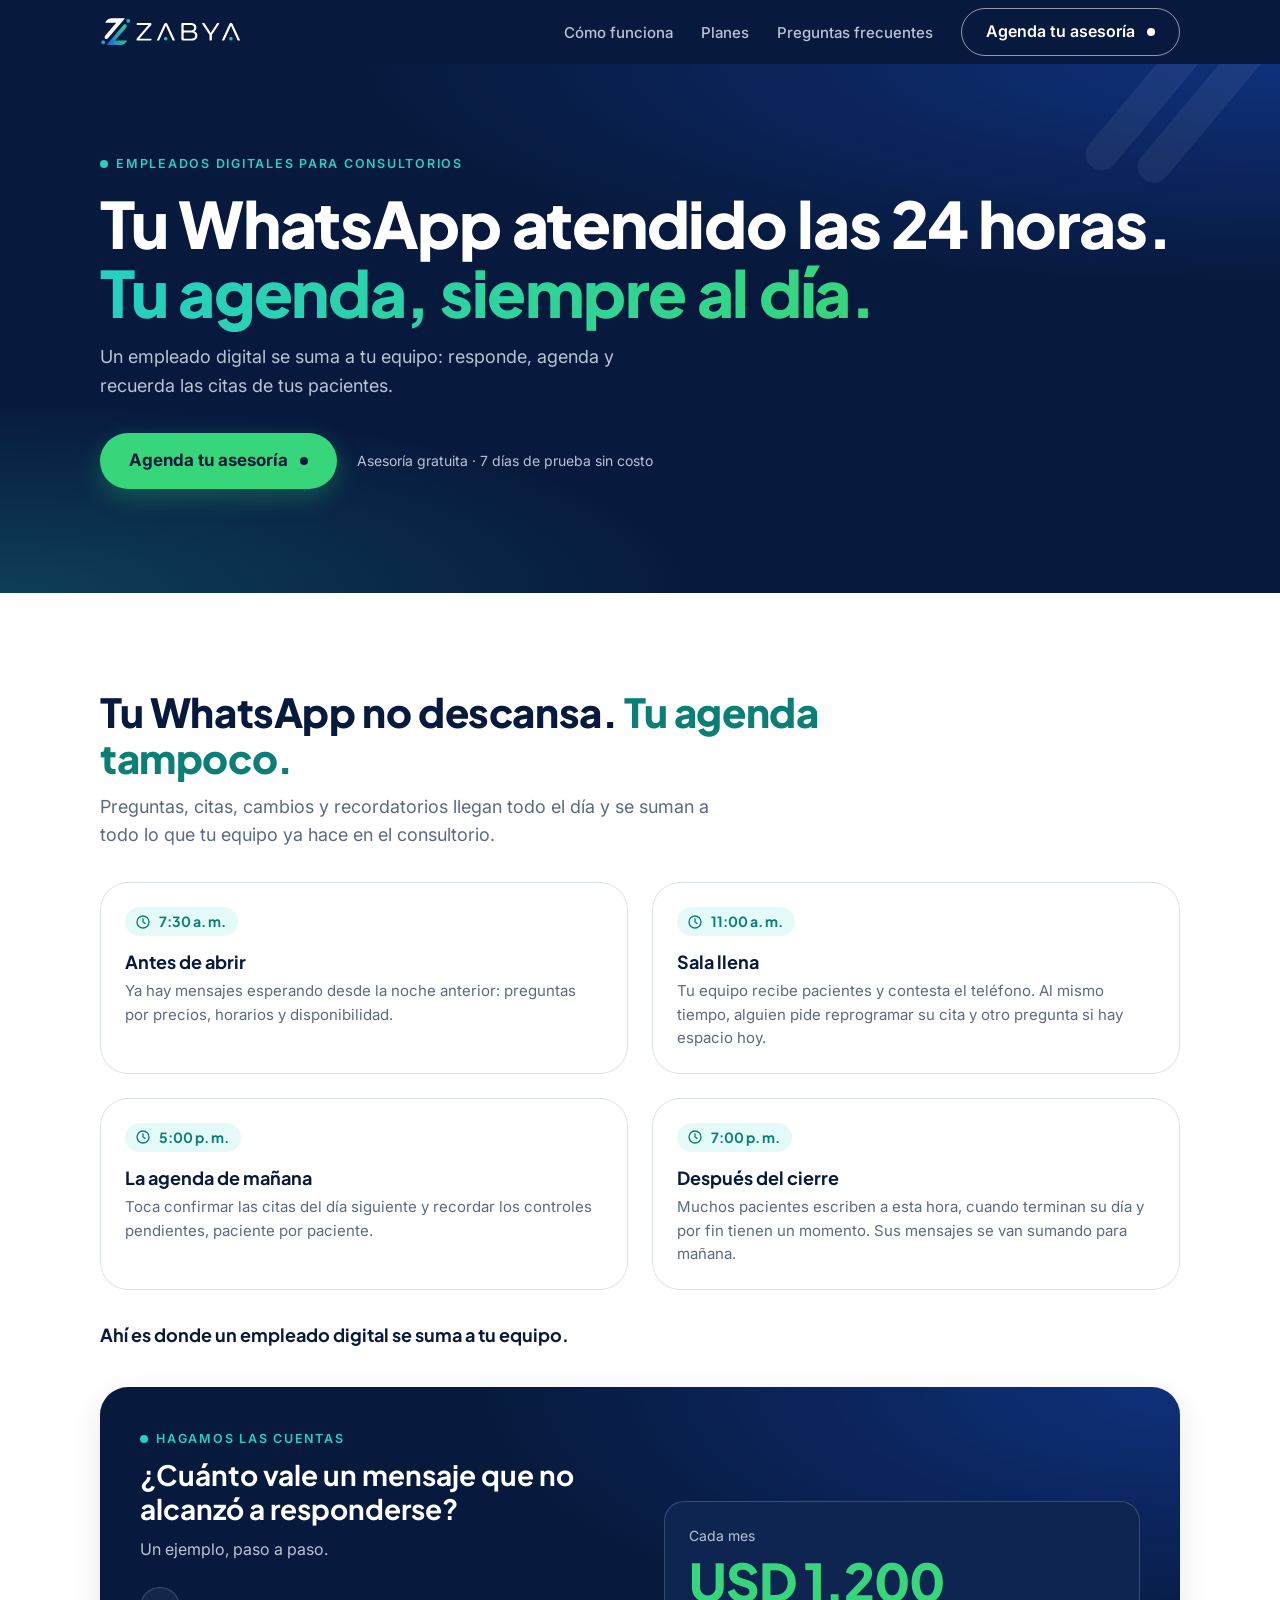
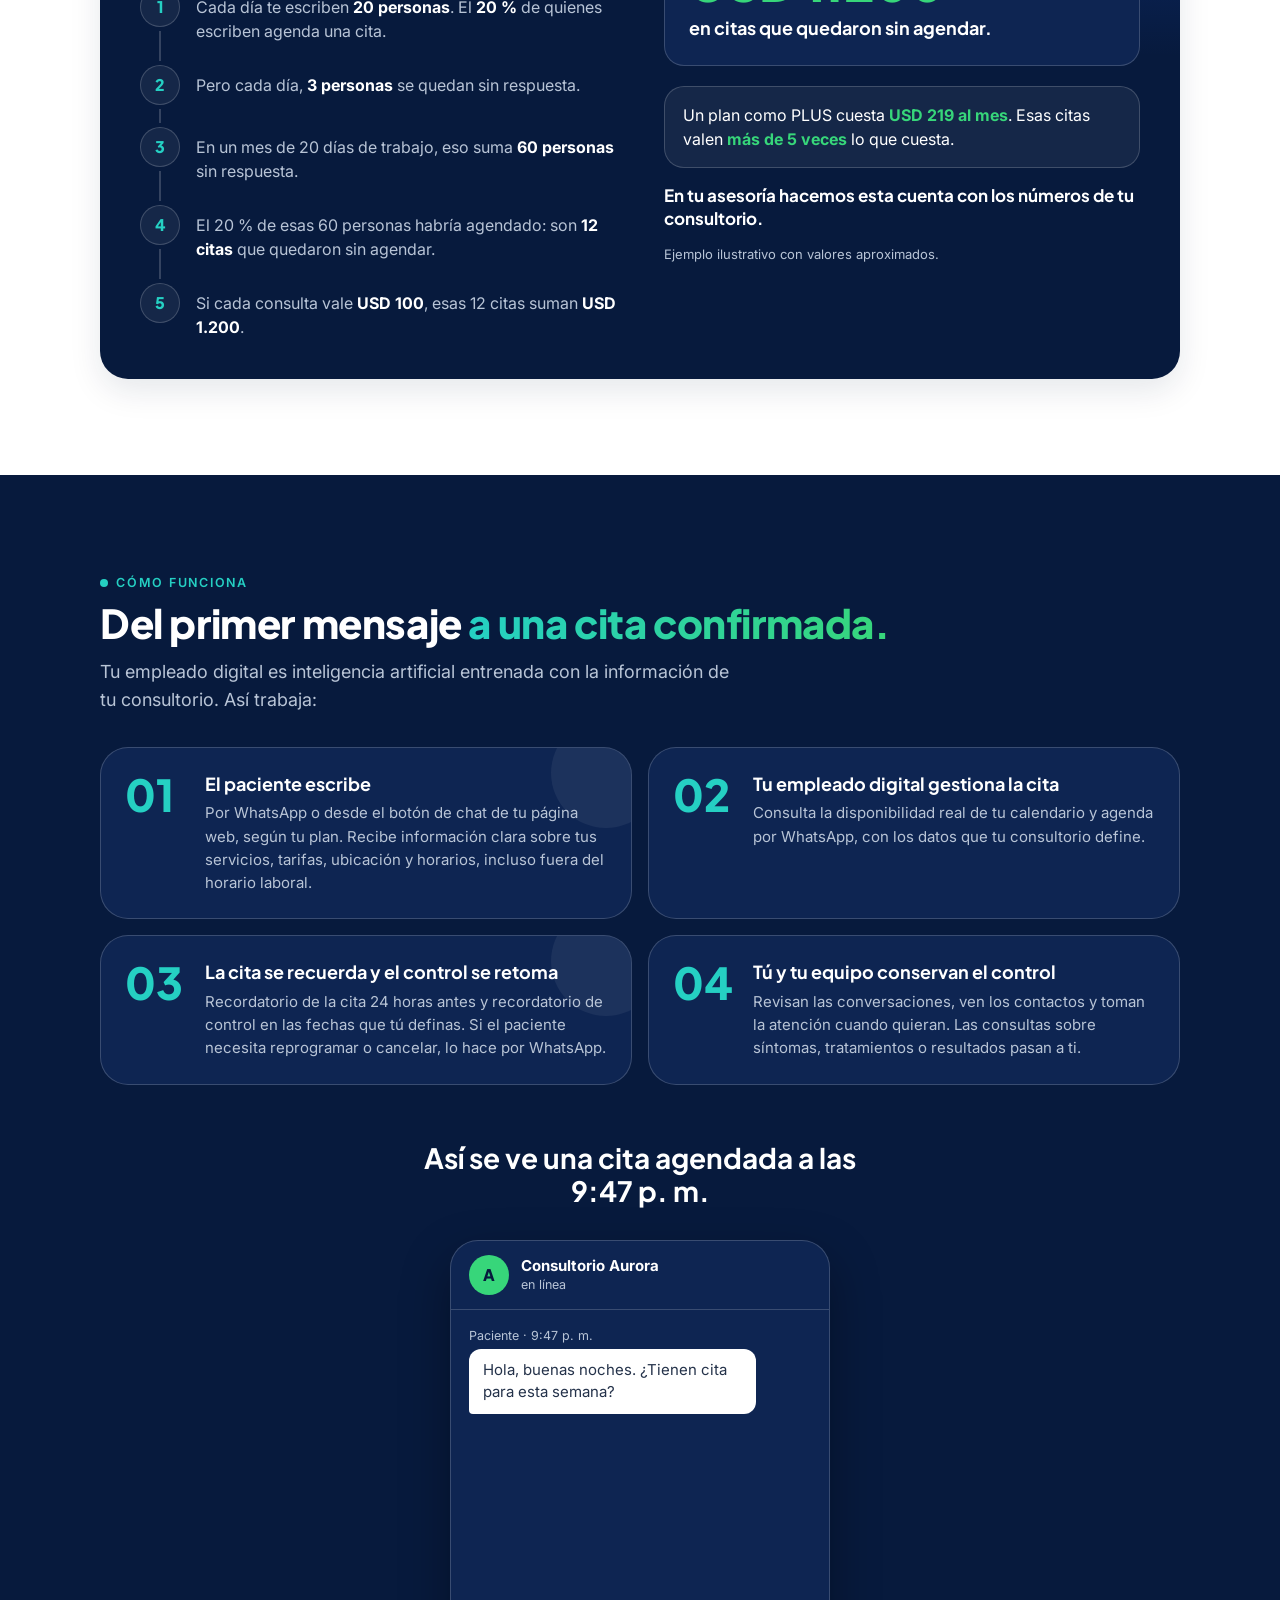
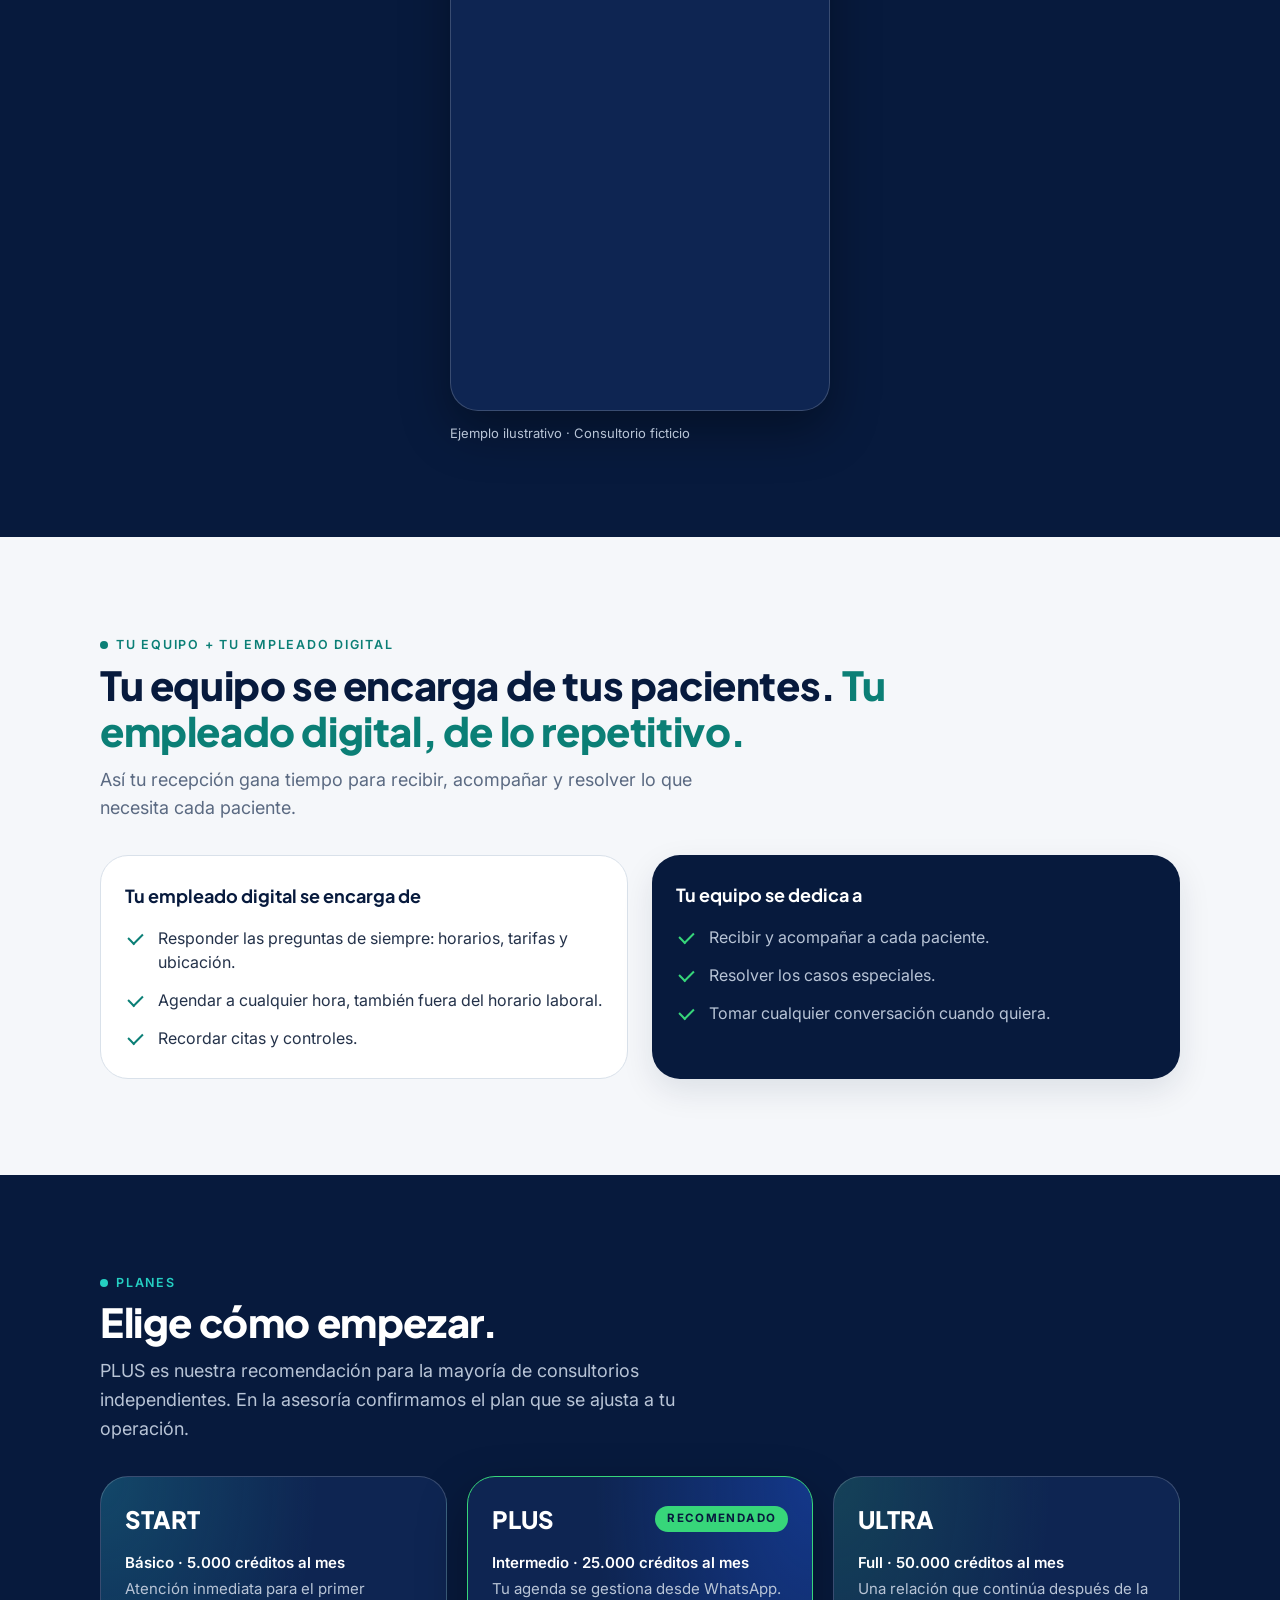
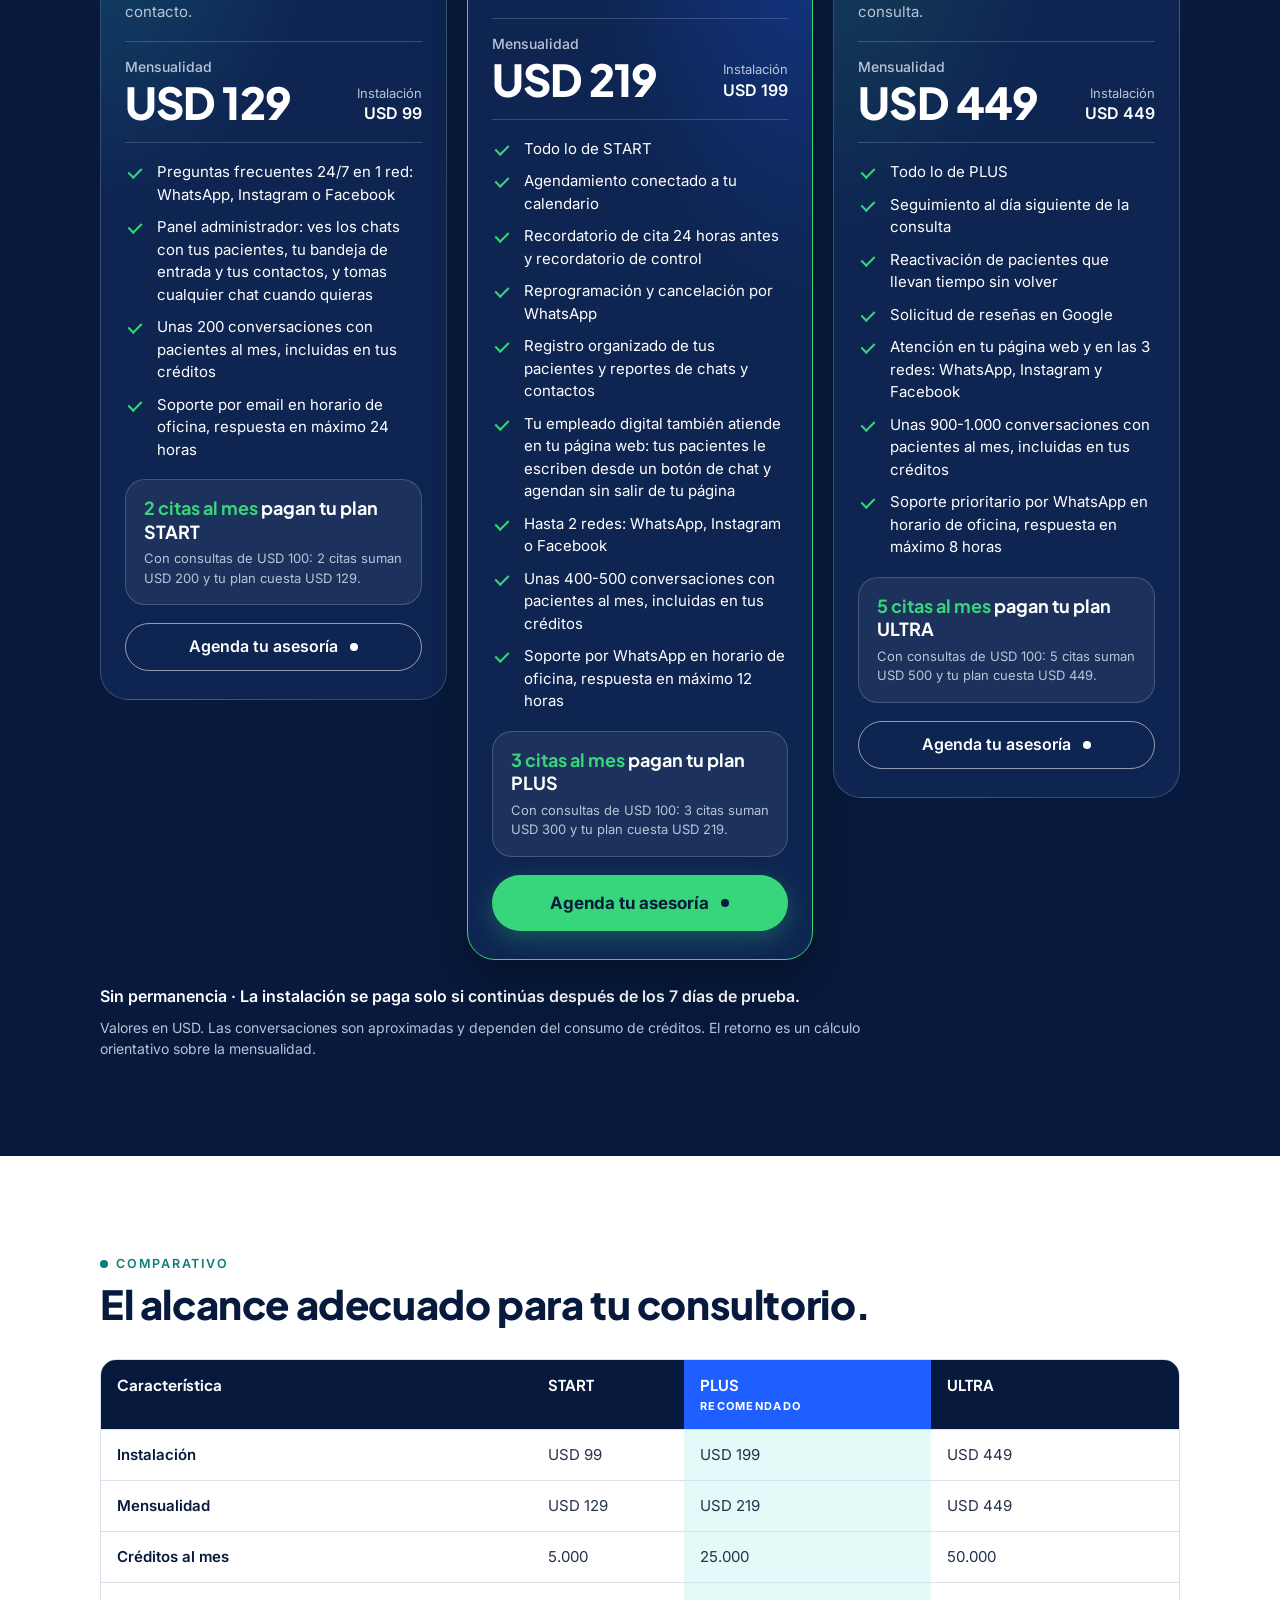
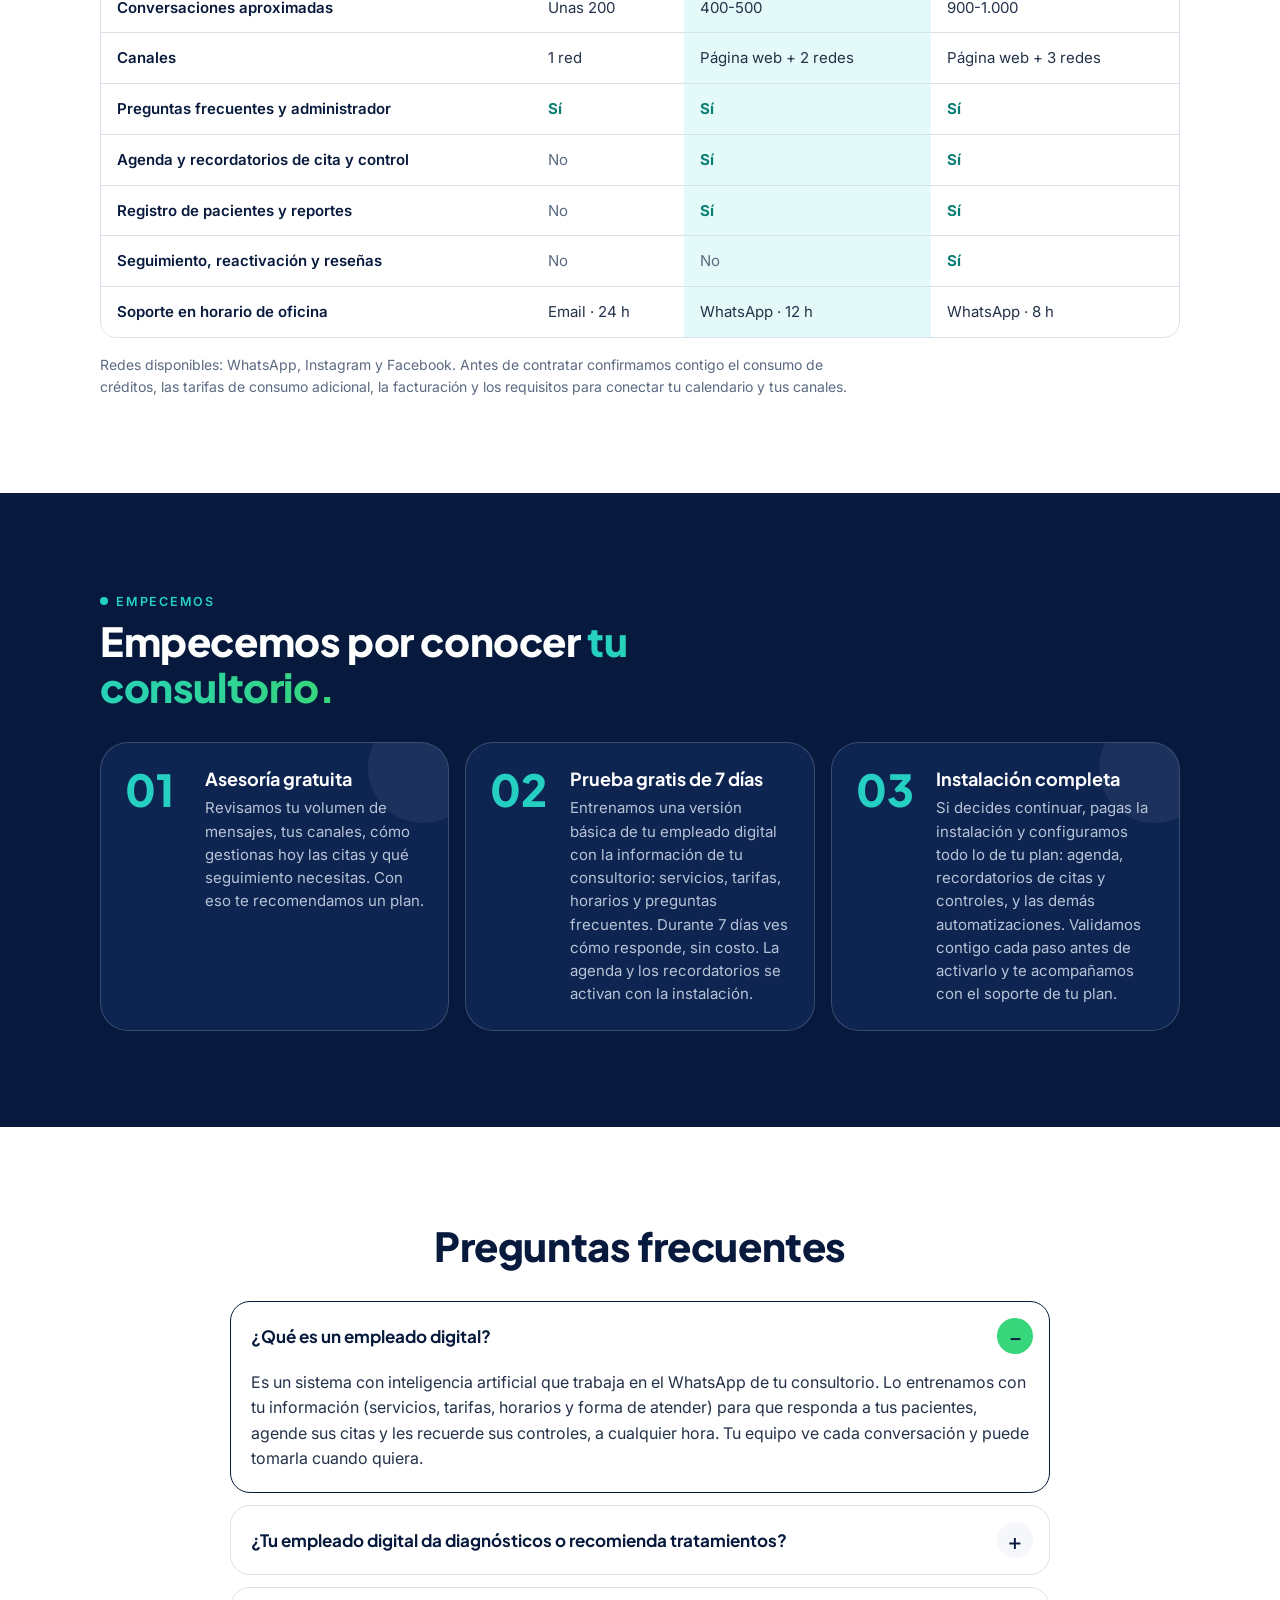
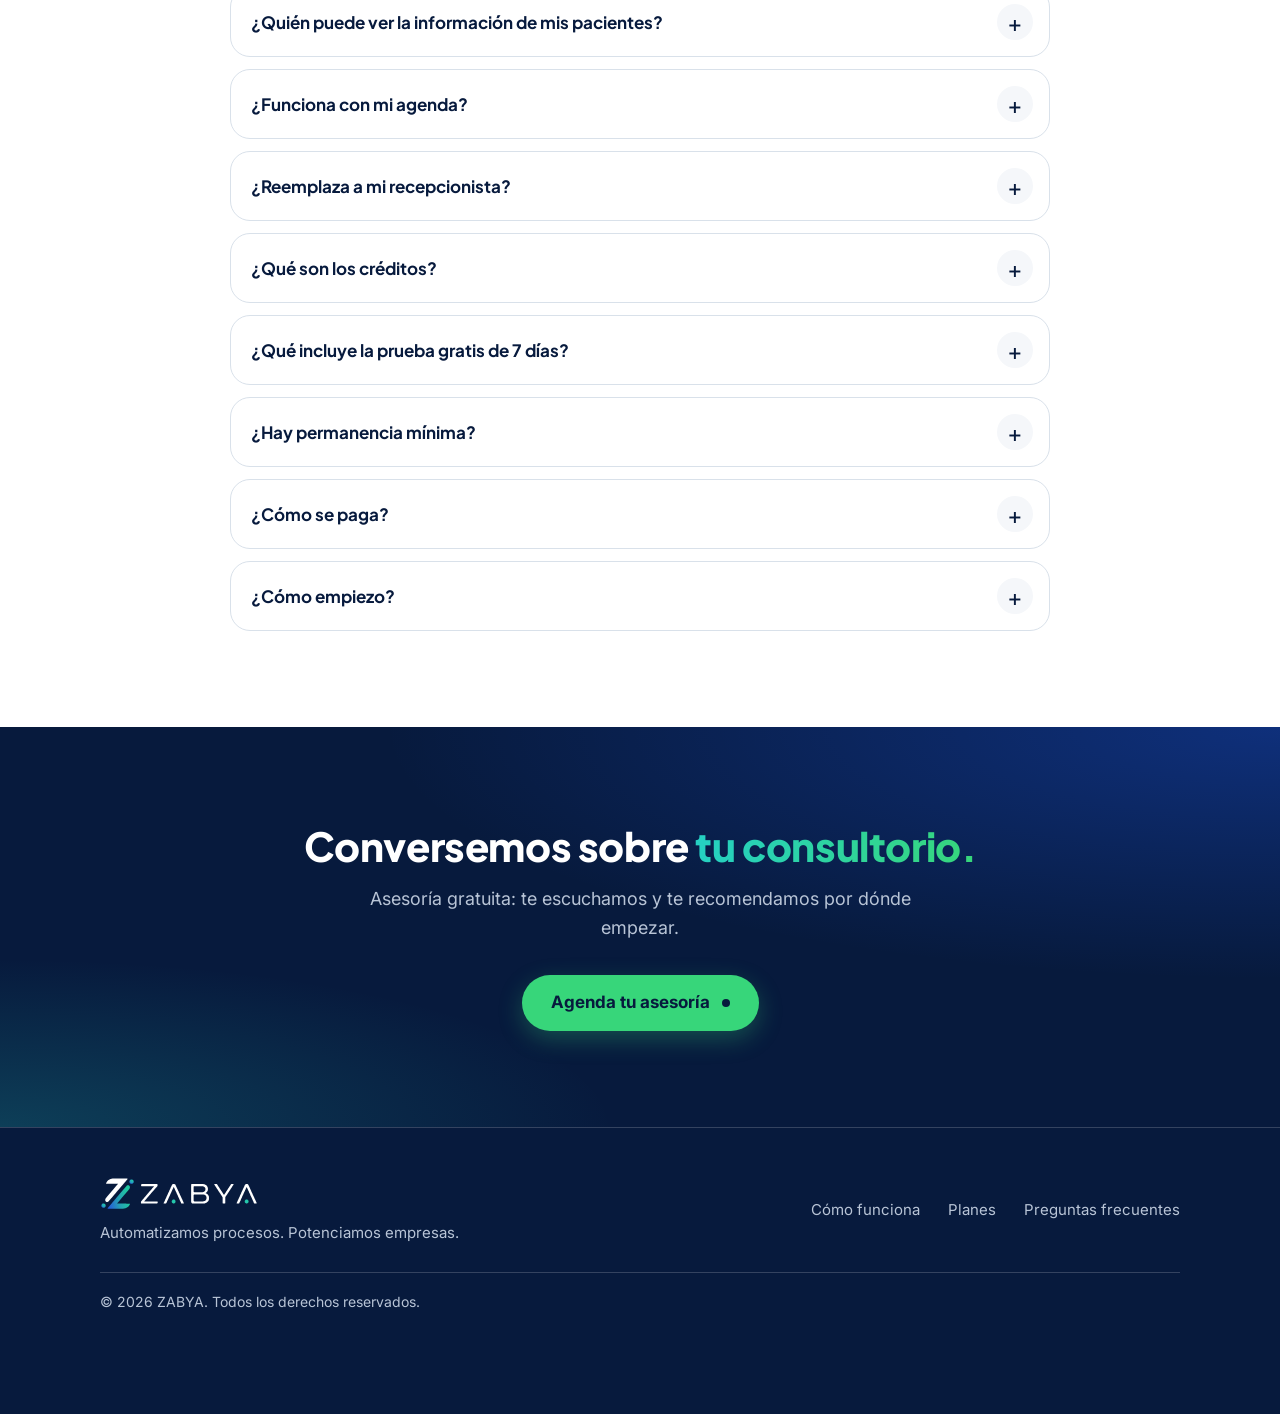
<file: salud/index.html>
<!doctype html>
<html lang="es">
<head>
<meta charset="utf-8">
<meta name="viewport" content="width=device-width, initial-scale=1">
<title>ZABYA Salud · Empleados digitales para consultorios</title>
<meta name="description" content="Un empleado digital se suma a tu equipo: responde, agenda y recuerda las citas de tus pacientes por WhatsApp. Agenda tu asesoría.">
<meta property="og:title" content="ZABYA Salud · Tu WhatsApp atendido las 24 horas. Tu agenda, siempre al día.">
<meta property="og:description" content="Empleados digitales para consultorios: respuestas, agenda y recordatorios por WhatsApp.">
<meta property="og:type" content="website">
<meta name="theme-color" content="#071A3D">
<link rel="icon" href="../assets/logo.svg" type="image/svg+xml">
<link rel="preconnect" href="https://fonts.googleapis.com">
<link rel="preconnect" href="https://fonts.gstatic.com" crossorigin>
<link rel="stylesheet" href="https://fonts.googleapis.com/css2?family=Inter:wght@400;500;600;700&amp;family=Plus+Jakarta+Sans:wght@700;800&amp;display=swap">
<link rel="stylesheet" href="../assets/salud.css">
<!-- Meta Pixel Code -->
<script>
!function(f,b,e,v,n,t,s)
{if(f.fbq)return;n=f.fbq=function(){n.callMethod?
n.callMethod.apply(n,arguments):n.queue.push(arguments)};
if(!f._fbq)f._fbq=n;n.push=n;n.loaded=!0;n.version='2.0';
n.queue=[];t=b.createElement(e);t.async=!0;
t.src=v;s=b.getElementsByTagName(e)[0];
s.parentNode.insertBefore(t,s)}(window, document,'script',
'https://connect.facebook.net/en_US/fbevents.js');
fbq('init', '2082839265670309');
fbq('track', 'PageView');
</script>
<noscript><img height="1" width="1" style="display:none"
src="https://www.facebook.com/tr?id=2082839265670309&ev=PageView&noscript=1"
/></noscript>
<!-- End Meta Pixel Code -->
</head>
<body>
<div class="page">

<header class="bar dark">
<div class="wrap bar-in">
<a class="logo" href="#inicio" aria-label="ZABYA Salud, inicio"><img src="../assets/zabya-logo.svg" alt="" width="142" height="32"></a>
<nav class="navlinks" aria-label="Principal">
<a class="nl" href="#como-funciona">Cómo funciona</a>
<a class="nl" href="#planes">Planes</a>
<a class="nl" href="#preguntas">Preguntas frecuentes</a>
<a class="btn btn--outline-light" href="https://wa.me/573189850120?text=Hola%2C%20vengo%20de%20la%20p%C3%A1gina%20de%20ZABYA%20Salud%20y%20quiero%20agendar%20mi%20asesor%C3%ADa%20gratuita." target="_blank" rel="noopener">Agenda tu asesoría</a>
</nav>
<button class="burger" type="button" id="menu-toggle" aria-label="Abrir menú" aria-expanded="false" aria-controls="menu-panel">
<svg class="ico" id="icon-close" viewBox="0 0 24 24" aria-hidden="true" hidden><path d="M6 6l12 12M18 6L6 18"></path></svg>
<svg class="ico" id="icon-open" viewBox="0 0 24 24" aria-hidden="true"><path d="M4 7h16M4 12h16M4 17h16"></path></svg>
</button>
</div>
<nav class="panel" id="menu-panel" aria-label="Menú" hidden>
<a class="item" href="#como-funciona">Cómo funciona <span>→</span></a>
<a class="item" href="#planes">Planes <span>→</span></a>
<a class="item" href="#preguntas">Preguntas frecuentes <span>→</span></a>
<a class="btn btn--cta btn--lg btn--block" href="https://wa.me/573189850120?text=Hola%2C%20vengo%20de%20la%20p%C3%A1gina%20de%20ZABYA%20Salud%20y%20quiero%20agendar%20mi%20asesor%C3%ADa%20gratuita." target="_blank" rel="noopener">Agenda tu asesoría</a>
</nav>
</header>

<section id="inicio" class="hero dark" aria-labelledby="t-hero">
<div class="pills" aria-hidden="true"><i></i><i></i></div>
<div class="wrap hero-in rise">
<p class="eyebrow">EMPLEADOS DIGITALES PARA CONSULTORIOS</p>
<h1 id="t-hero" class="h1">Tu WhatsApp atendido las 24 horas. <span class="acc">Tu agenda, siempre al día.</span></h1>
<p class="lead">Un empleado digital se suma a tu equipo: responde, agenda y recuerda las citas de tus pacientes.</p>
<div class="acts">
<a class="btn btn--cta btn--lg btn--block" href="https://wa.me/573189850120?text=Hola%2C%20vengo%20de%20la%20p%C3%A1gina%20de%20ZABYA%20Salud%20y%20quiero%20agendar%20mi%20asesor%C3%ADa%20gratuita." target="_blank" rel="noopener">Agenda tu asesoría</a>
<p class="free">Asesoría gratuita · 7 días de prueba sin costo</p>
</div>
</div>
</section>

<section class="light" aria-labelledby="t-dolor">
<div class="wrap sec">
<h2 id="t-dolor" class="h2" style="margin-top: 0; max-width: 760px;">Tu WhatsApp no descansa. <span style="color: var(--teal-700);">Tu agenda tampoco.</span></h2>
<p class="lead sub-lead">Preguntas, citas, cambios y recordatorios llegan todo el día y se suman a todo lo que tu equipo ya hace en el consultorio.</p>
<ol class="moments" aria-label="Un día en el consultorio">
<li class="moment"><p class="when"><svg class="ico-s" viewBox="0 0 24 24" aria-hidden="true"><circle cx="12" cy="12" r="9"></circle><path d="M12 7v5l3 2"></path></svg>7:30 a. m.</p><h3>Antes de abrir</h3><p>Ya hay mensajes esperando desde la noche anterior: preguntas por precios, horarios y disponibilidad.</p></li>
<li class="moment"><p class="when"><svg class="ico-s" viewBox="0 0 24 24" aria-hidden="true"><circle cx="12" cy="12" r="9"></circle><path d="M12 7v5l3 2"></path></svg>11:00 a. m.</p><h3>Sala llena</h3><p>Tu equipo recibe pacientes y contesta el teléfono. Al mismo tiempo, alguien pide reprogramar su cita y otro pregunta si hay espacio hoy.</p></li>
<li class="moment"><p class="when"><svg class="ico-s" viewBox="0 0 24 24" aria-hidden="true"><circle cx="12" cy="12" r="9"></circle><path d="M12 7v5l3 2"></path></svg>5:00 p. m.</p><h3>La agenda de mañana</h3><p>Toca confirmar las citas del día siguiente y recordar los controles pendientes, paciente por paciente.</p></li>
<li class="moment"><p class="when"><svg class="ico-s" viewBox="0 0 24 24" aria-hidden="true"><circle cx="12" cy="12" r="9"></circle><path d="M12 7v5l3 2"></path></svg>7:00 p. m.</p><h3>Después del cierre</h3><p>Muchos pacientes escriben a esta hora, cuando terminan su día y por fin tienen un momento. Sus mensajes se van sumando para mañana.</p></li>
</ol>
<p class="closing">Ahí es donde un empleado digital se suma a tu equipo.</p>

<aside class="leak dark" aria-labelledby="t-cuentas">
<div class="leak-in">
<div>
<p class="eyebrow">HAGAMOS LAS CUENTAS</p>
<h3 id="t-cuentas" class="h3">¿Cuánto vale un mensaje que no alcanzó a responderse?</h3>
<p class="intro">Un ejemplo, paso a paso.</p>
<ol class="math">
<li><span class="n" aria-hidden="true">1</span><p>Cada día te escriben <strong>20 personas</strong>. El <strong>20 %</strong> de quienes escriben agenda una cita.</p></li>
<li><span class="n" aria-hidden="true">2</span><p>Pero cada día, <strong>3 personas</strong> se quedan sin respuesta.</p></li>
<li><span class="n" aria-hidden="true">3</span><p>En un mes de 20 días de trabajo, eso suma <strong>60 personas</strong> sin respuesta.</p></li>
<li><span class="n" aria-hidden="true">4</span><p>El 20 % de esas 60 personas habría agendado: son <strong>12 citas</strong> que quedaron sin agendar.</p></li>
<li><span class="n" aria-hidden="true">5</span><p>Si cada consulta vale <strong>USD 100</strong>, esas 12 citas suman <strong>USD 1.200</strong>.</p></li>
</ol>
</div>
<div>
<div class="total">
<small>Cada mes</small>
<p class="result">USD 1.200 <span>en citas que quedaron sin agendar.</span></p>
</div>
<p class="bridge">Un plan como PLUS cuesta <strong>USD 219 al mes</strong>. Esas citas valen <strong>más de 5 veces</strong> lo que cuesta.</p>
<p class="ask">En tu asesoría hacemos esta cuenta con los números de tu consultorio.</p>
<p class="fine">Ejemplo ilustrativo con valores aproximados.</p>
</div>
</div>
</aside>
</div>
</section>

<section id="como-funciona" class="dark" aria-labelledby="t-funciona">
<div class="wrap sec">
<p class="eyebrow">CÓMO FUNCIONA</p>
<h2 id="t-funciona" class="h2" style="max-width: 820px;">Del primer mensaje <span class="acc">a una cita confirmada.</span></h2>
<p class="lead sub-lead">Tu empleado digital es inteligencia artificial entrenada con la información de tu consultorio. Así trabaja:</p>
<ol class="steps dk">
<li class="step"><b>01</b><div><h3>El paciente escribe</h3><p>Por WhatsApp o desde el botón de chat de tu página web, según tu plan. Recibe información clara sobre tus servicios, tarifas, ubicación y horarios, incluso fuera del horario laboral.</p></div></li>
<li class="step"><b>02</b><div><h3>Tu empleado digital gestiona la cita</h3><p>Consulta la disponibilidad real de tu calendario y agenda por WhatsApp, con los datos que tu consultorio define.</p></div></li>
<li class="step"><b>03</b><div><h3>La cita se recuerda y el control se retoma</h3><p>Recordatorio de la cita 24 horas antes y recordatorio de control en las fechas que tú definas. Si el paciente necesita reprogramar o cancelar, lo hace por WhatsApp.</p></div></li>
<li class="step"><b>04</b><div><h3>Tú y tu equipo conservan el control</h3><p>Revisan las conversaciones, ven los contactos y toman la atención cuando quieran. Las consultas sobre síntomas, tratamientos o resultados pasan a ti.</p></div></li>
</ol>

<div class="chat-block">
<p class="h3" style="max-width: 460px;">Así se ve una cita agendada a las 9:47 p. m.</p>
<div>
<figure class="phone" id="chat" role="group" aria-label="Ejemplo de conversación por WhatsApp" style="margin: 0;">
<div class="ph"><div class="av" aria-hidden="true">A</div><div><b>Consultorio Aurora</b><span class="status" id="chat-status">en línea</span></div></div>
<div class="msgs">
<p class="who">Paciente · 9:47 p. m.</p>
<div class="slot s-in"><p class="b in">Hola, buenas noches. ¿Tienen cita para esta semana?</p></div>
<div class="slot s-out"><p class="b out">Hola, buenas noches. Sí. Para consulta tengo el jueves a las 10:00 a. m. o el viernes a las 3:30 p. m. ¿Cuál te sirve?</p></div>
<div class="slot s-in"><p class="b in">¿Cuánto cuesta la consulta?</p></div>
<div class="slot s-out"><p class="b out">La consulta particular tiene un valor de USD 100. ¿Te agendo el jueves o el viernes?</p></div>
<div class="slot s-in"><p class="b in">El viernes, porfa.</p></div>
<div class="slot s-out"><p class="b out">Listo. Para agendarte, ¿me compartes tu nombre completo?</p></div>
<div class="slot s-in"><p class="b in">Laura Gómez.</p></div>
<div class="slot s-out"><p class="b out">Gracias, Laura. Tu cita quedó agendada para el viernes a las 3:30 p. m. Por este chat te llega la confirmación.</p></div>
</div>
</figure>
<p class="note">Ejemplo ilustrativo · Consultorio ficticio</p>
</div>
</div>
</div>
</section>

<section class="soft" aria-labelledby="t-equipo">
<div class="wrap sec">
<p class="eyebrow">TU EQUIPO + TU EMPLEADO DIGITAL</p>
<h2 id="t-equipo" class="h2" style="max-width: 820px;">Tu equipo se encarga de tus pacientes. <span style="color: var(--teal-700);">Tu empleado digital, de lo repetitivo.</span></h2>
<p class="lead sub-lead">Así tu recepción gana tiempo para recibir, acompañar y resolver lo que necesita cada paciente.</p>
<div class="duo">
<article class="card-l">
<h3>Tu empleado digital se encarga de</h3>
<ul class="checks">
<li>Responder las preguntas de siempre: horarios, tarifas y ubicación.</li>
<li>Agendar a cualquier hora, también fuera del horario laboral.</li>
<li>Recordar citas y controles.</li>
</ul>
</article>
<article class="card-d">
<h3>Tu equipo se dedica a</h3>
<ul class="checks">
<li>Recibir y acompañar a cada paciente.</li>
<li>Resolver los casos especiales.</li>
<li>Tomar cualquier conversación cuando quiera.</li>
</ul>
</article>
</div>
</div>
</section>

<section id="planes" class="dark" aria-labelledby="t-planes">
<div class="wrap sec">
<p class="eyebrow">PLANES</p>
<h2 id="t-planes" class="h2">Elige cómo empezar.</h2>
<p class="lead sub-lead">PLUS es nuestra recomendación para la mayoría de consultorios independientes. En la asesoría confirmamos el plan que se ajusta a tu operación.</p>
<div class="plans">

<article class="plan p1" aria-labelledby="t-start">
<div class="plan-top"><h3 id="t-start" class="plan-name">START</h3></div>
<p class="plan-desc"><b>Básico · 5.000 créditos al mes</b>Atención inmediata para el primer contacto.</p>
<div class="price-row">
<p class="price"><small>Mensualidad</small>USD 129</p>
<p class="install">Instalación<b>USD 99</b></p>
</div>
<ul class="feat">
<li>Preguntas frecuentes 24/7 en 1 red: WhatsApp, Instagram o Facebook</li>
<li>Panel administrador: ves los chats con tus pacientes, tu bandeja de entrada y tus contactos, y tomas cualquier chat cuando quieras</li>
<li>Unas 200 conversaciones con pacientes al mes, incluidas en tus créditos</li>
<li>Soporte por email en horario de oficina, respuesta en máximo 24 horas</li>
</ul>
<div class="roi"><p><strong>2 citas al mes</strong> pagan tu plan START</p><small>Con consultas de USD 100: 2 citas suman USD 200 y tu plan cuesta USD 129.</small></div>
<a class="btn btn--outline-light btn--block" href="https://wa.me/573189850120?text=Hola%2C%20vengo%20de%20la%20p%C3%A1gina%20de%20ZABYA%20Salud%20y%20quiero%20agendar%20mi%20asesor%C3%ADa%20gratuita." target="_blank" rel="noopener">Agenda tu asesoría</a>
</article>

<article class="plan p2" aria-labelledby="t-plus">
<div class="plan-top"><h3 id="t-plus" class="plan-name">PLUS</h3><span class="badge">RECOMENDADO</span></div>
<p class="plan-desc"><b>Intermedio · 25.000 créditos al mes</b>Tu agenda se gestiona desde WhatsApp.</p>
<div class="price-row">
<p class="price"><small>Mensualidad</small>USD 219</p>
<p class="install">Instalación<b>USD 199</b></p>
</div>
<ul class="feat">
<li>Todo lo de START</li>
<li>Agendamiento conectado a tu calendario</li>
<li>Recordatorio de cita 24 horas antes y recordatorio de control</li>
<li>Reprogramación y cancelación por WhatsApp</li>
<li>Registro organizado de tus pacientes y reportes de chats y contactos</li>
<li>Tu empleado digital también atiende en tu página web: tus pacientes le escriben desde un botón de chat y agendan sin salir de tu página</li>
<li>Hasta 2 redes: WhatsApp, Instagram o Facebook</li>
<li>Unas 400-500 conversaciones con pacientes al mes, incluidas en tus créditos</li>
<li>Soporte por WhatsApp en horario de oficina, respuesta en máximo 12 horas</li>
</ul>
<div class="roi"><p><strong>3 citas al mes</strong> pagan tu plan PLUS</p><small>Con consultas de USD 100: 3 citas suman USD 300 y tu plan cuesta USD 219.</small></div>
<a class="btn btn--cta btn--lg btn--block" href="https://wa.me/573189850120?text=Hola%2C%20vengo%20de%20la%20p%C3%A1gina%20de%20ZABYA%20Salud%20y%20quiero%20agendar%20mi%20asesor%C3%ADa%20gratuita." target="_blank" rel="noopener">Agenda tu asesoría</a>
</article>

<article class="plan p3" aria-labelledby="t-ultra">
<div class="plan-top"><h3 id="t-ultra" class="plan-name">ULTRA</h3></div>
<p class="plan-desc"><b>Full · 50.000 créditos al mes</b>Una relación que continúa después de la consulta.</p>
<div class="price-row">
<p class="price"><small>Mensualidad</small>USD 449</p>
<p class="install">Instalación<b>USD 449</b></p>
</div>
<ul class="feat">
<li>Todo lo de PLUS</li>
<li>Seguimiento al día siguiente de la consulta</li>
<li>Reactivación de pacientes que llevan tiempo sin volver</li>
<li>Solicitud de reseñas en Google</li>
<li>Atención en tu página web y en las 3 redes: WhatsApp, Instagram y Facebook</li>
<li>Unas 900-1.000 conversaciones con pacientes al mes, incluidas en tus créditos</li>
<li>Soporte prioritario por WhatsApp en horario de oficina, respuesta en máximo 8 horas</li>
</ul>
<div class="roi"><p><strong>5 citas al mes</strong> pagan tu plan ULTRA</p><small>Con consultas de USD 100: 5 citas suman USD 500 y tu plan cuesta USD 449.</small></div>
<a class="btn btn--outline-light btn--block" href="https://wa.me/573189850120?text=Hola%2C%20vengo%20de%20la%20p%C3%A1gina%20de%20ZABYA%20Salud%20y%20quiero%20agendar%20mi%20asesor%C3%ADa%20gratuita." target="_blank" rel="noopener">Agenda tu asesoría</a>
</article>

</div>
<div class="plan-notes">
<p class="key">Sin permanencia · La instalación se paga solo si continúas después de los 7 días de prueba.</p>
<p>Valores en USD. Las conversaciones son aproximadas y dependen del consumo de créditos. El retorno es un cálculo orientativo sobre la mensualidad.</p>
</div>
</div>
</section>

<section class="light" aria-labelledby="t-comparativo">
<div class="wrap sec">
<p class="eyebrow">COMPARATIVO</p>
<h2 id="t-comparativo" class="h2">El alcance adecuado para tu consultorio.</h2>
<div class="tbl-wrap" role="region" aria-labelledby="t-comparativo" tabindex="0">
<table>
<thead>
<tr><th scope="col">Característica</th><th scope="col">START</th><th scope="col" class="rec">PLUS<span>RECOMENDADO</span></th><th scope="col">ULTRA</th></tr>
</thead>
<tbody>
<tr><th scope="row">Instalación</th><td>USD 99</td><td class="rec">USD 199</td><td>USD 449</td></tr>
<tr><th scope="row">Mensualidad</th><td>USD 129</td><td class="rec">USD 219</td><td>USD 449</td></tr>
<tr><th scope="row">Créditos al mes</th><td>5.000</td><td class="rec">25.000</td><td>50.000</td></tr>
<tr><th scope="row">Conversaciones aproximadas</th><td>Unas 200</td><td class="rec">400-500</td><td>900-1.000</td></tr>
<tr><th scope="row">Canales</th><td>1 red</td><td class="rec">Página web + 2 redes</td><td>Página web + 3 redes</td></tr>
<tr><th scope="row">Preguntas frecuentes y administrador</th><td class="yes">Sí</td><td class="rec yes">Sí</td><td class="yes">Sí</td></tr>
<tr><th scope="row">Agenda y recordatorios de cita y control</th><td class="no">No</td><td class="rec yes">Sí</td><td class="yes">Sí</td></tr>
<tr><th scope="row">Registro de pacientes y reportes</th><td class="no">No</td><td class="rec yes">Sí</td><td class="yes">Sí</td></tr>
<tr><th scope="row">Seguimiento, reactivación y reseñas</th><td class="no">No</td><td class="rec no">No</td><td class="yes">Sí</td></tr>
<tr><th scope="row">Soporte en horario de oficina</th><td>Email · 24 h</td><td class="rec">WhatsApp · 12 h</td><td>WhatsApp · 8 h</td></tr>
</tbody>
</table>
</div>
<p class="tbl-note">Redes disponibles: WhatsApp, Instagram y Facebook. Antes de contratar confirmamos contigo el consumo de créditos, las tarifas de consumo adicional, la facturación y los requisitos para conectar tu calendario y tus canales.</p>
</div>
</section>

<section class="dark" aria-labelledby="t-empecemos">
<div class="wrap sec">
<p class="eyebrow">EMPECEMOS</p>
<h2 id="t-empecemos" class="h2" style="max-width: 760px;">Empecemos por conocer <span class="acc">tu consultorio.</span></h2>
<ol class="steps dk s3">
<li class="step"><b>01</b><div><h3>Asesoría gratuita</h3><p>Revisamos tu volumen de mensajes, tus canales, cómo gestionas hoy las citas y qué seguimiento necesitas. Con eso te recomendamos un plan.</p></div></li>
<li class="step"><b>02</b><div><h3>Prueba gratis de 7 días</h3><p>Entrenamos una versión básica de tu empleado digital con la información de tu consultorio: servicios, tarifas, horarios y preguntas frecuentes. Durante 7 días ves cómo responde, sin costo. La agenda y los recordatorios se activan con la instalación.</p></div></li>
<li class="step"><b>03</b><div><h3>Instalación completa</h3><p>Si decides continuar, pagas la instalación y configuramos todo lo de tu plan: agenda, recordatorios de citas y controles, y las demás automatizaciones. Validamos contigo cada paso antes de activarlo y te acompañamos con el soporte de tu plan.</p></div></li>
</ol>
</div>
</section>

<section id="preguntas" class="light" aria-labelledby="t-faq">
<div class="wrap sec">
<div class="faq-wrap">
<h2 id="t-faq" class="h2" style="margin-top: 0;">Preguntas frecuentes</h2>
<div class="faq">
<details open><summary>¿Qué es un empleado digital?</summary><p>Es un sistema con inteligencia artificial que trabaja en el WhatsApp de tu consultorio. Lo entrenamos con tu información (servicios, tarifas, horarios y forma de atender) para que responda a tus pacientes, agende sus citas y les recuerde sus controles, a cualquier hora. Tu equipo ve cada conversación y puede tomarla cuando quiera.</p></details>
<details><summary>¿Tu empleado digital da diagnósticos o recomienda tratamientos?</summary><p>No. Informa sobre tu consultorio y gestiona lo administrativo. Las preguntas sobre síntomas, tratamientos o resultados pasan a ti o a tu equipo.</p></details>
<details><summary>¿Quién puede ver la información de mis pacientes?</summary><p>Solo el equipo de tu consultorio, cada persona con su propio usuario.</p></details>
<details><summary>¿Funciona con mi agenda?</summary><p>Sí. Nos integramos con Google Calendar y Cal.com, y si usas otra agenda o software, evaluamos la integración en tu asesoría. Las integraciones son flexibles.</p></details>
<details><summary>¿Reemplaza a mi recepcionista?</summary><p>No. Se encarga de las preguntas repetidas y de la agenda fuera de horario, para que tu equipo se dedique a atender a cada paciente. Tu equipo puede tomar cualquier conversación cuando quiera.</p></details>
<details><summary>¿Qué son los créditos?</summary><p>Son el consumo mensual de tu empleado digital: cada conversación, mensaje de voz o acción en tu agenda usa una parte. Cada plan incluye una cantidad, y el consumo que la supere se cobra según el uso. En PLUS y ULTRA cada conversación usa más créditos, porque tu empleado digital también consulta tu calendario, agenda la cita y programa los recordatorios.</p></details>
<details><summary>¿Qué incluye la prueba gratis de 7 días?</summary><p>Una versión básica de tu empleado digital, entrenada con la información de tu consultorio, para que veas cómo responde a tus pacientes. No incluye agenda, recordatorios ni las demás automatizaciones del plan. Si decides continuar, pagas la instalación y configuramos todo. Si no, no pagas nada.</p></details>
<details><summary>¿Hay permanencia mínima?</summary><p>No. Puedes cancelar tu plan en cualquier momento.</p></details>
<details><summary>¿Cómo se paga?</summary><p>Con un pago único de instalación, después de los 7 días de prueba, y una suscripción mensual según el plan que elijas. Los valores son en dólares (USD) y cada pago tiene su factura.</p></details>
<details><summary>¿Cómo empiezo?</summary><p>Agenda tu asesoría gratuita por WhatsApp. Conversamos sobre tu consultorio, revisamos cómo atiendes hoy y te recomendamos por dónde empezar.</p></details>
</div>
</div>
</div>
</section>

<section class="final dark" aria-labelledby="t-cierre">
<div class="wrap sec final-in">
<h2 id="t-cierre" class="h2" style="margin-top: 0;">Conversemos sobre <span class="acc">tu consultorio.</span></h2>
<p class="lead">Asesoría gratuita: te escuchamos y te recomendamos por dónde empezar.</p>
<a class="btn btn--cta btn--lg btn--block" href="https://wa.me/573189850120?text=Hola%2C%20vengo%20de%20la%20p%C3%A1gina%20de%20ZABYA%20Salud%20y%20quiero%20agendar%20mi%20asesor%C3%ADa%20gratuita." target="_blank" rel="noopener">Agenda tu asesoría</a>
</div>
</section>

<footer class="foot">
<div class="wrap foot-in">
<div class="foot-top">
<div>
<a class="logo" href="#inicio" aria-label="ZABYA Salud, inicio"><img src="../assets/zabya-logo.svg" alt="" width="160" height="36"></a>
<p class="tag">Automatizamos procesos. Potenciamos empresas.</p>
</div>
<nav aria-label="Pie de página">
<a class="flink" href="#como-funciona">Cómo funciona</a>
<a class="flink" href="#planes">Planes</a>
<a class="flink" href="#preguntas">Preguntas frecuentes</a>
</nav>
</div>
<div class="foot-bottom">
<span>© 2026 ZABYA. Todos los derechos reservados.</span>
</div>
</div>
</footer>

</div>
<script src="../assets/main.js"></script>
<script src="../assets/salud.js"></script>
</body>
</html>
</file>
<file: assets/styles.css>
:root{--marfil:#F3F1E9;--papel:#FAF9F5;--tinta:#0B1C3A;--petroleo:#0B536B;--turquesa:#2DA8AB;--turquesa-suave:#67AEB0;--piedra:#D8D5CC;--salvia:#789395;--texto-suave:#3F5A66;--cta:#2DA8AB;--on-cta:#0B1C3A;--cta-hover:#67AEB0;--border-card:#0B1C3A;--border-card-on-dark:rgba(250,249,245,.55);--line-on-dark:rgba(250,249,245,.18);--line-on-dark-strong:rgba(250,249,245,.55);--tint-tinta:rgba(11,28,58,.45);--glow-petroleo:rgba(11,83,107,.55);--glow-turquesa:rgba(45,168,171,.20);--halo:rgba(250,249,245,.06);--font-display:"Lora",Georgia,"Times New Roman",serif;--font-sans:Inter,-apple-system,"Segoe UI",Roboto,Arial,sans-serif;--radius-sm:12px;--radius-md:16px;--radius-lg:16px;--radius-xl:24px;--radius-pill:999px;--gap-h2:32px;--shadow-card:0 12px 32px rgba(11,28,58,.10)}
*{box-sizing:border-box}
body{margin:0;background:var(--tinta);font-family:var(--font-sans);-webkit-font-smoothing:antialiased}
html{scroll-behavior:smooth}
a{color:var(--petroleo);text-decoration:underline;text-underline-offset:3px}a:hover{color:var(--tinta)}
.dark a:not([class]){color:var(--turquesa)}
:focus-visible{outline:3px solid var(--petroleo);outline-offset:3px}
.dark :focus-visible{outline-color:var(--turquesa)}
.page{min-width:0;color:var(--tinta);background:var(--papel)}
.wrap{width:100%;max-width:1120px;margin:0 auto;padding-left:20px;padding-right:20px}
.sec{padding-top:72px;padding-bottom:72px}
.dark{background:var(--tinta);color:var(--papel)}
.soft{background:var(--marfil)}
.light{background:var(--papel)}
.soft+.light,.light+.soft,.hero+.light{border-top:1px solid var(--piedra)}
.eyebrow{display:inline-flex;align-items:center;gap:8px;font-size:12.5px;font-weight:600;letter-spacing:.14em;line-height:1.4;color:var(--petroleo);margin:0}
.eyebrow::before{content:"";width:8px;height:8px;border-radius:50%;background:var(--turquesa)}
.dark .eyebrow{color:var(--turquesa)}
.h1{font-family:var(--font-display);font-size:32px;line-height:1.08;font-weight:500;letter-spacing:-.01em;margin:16px 0 0;color:var(--tinta)}
.h2{font-family:var(--font-display);font-size:30px;line-height:1.15;font-weight:500;margin:12px 0 0;color:var(--tinta)}
.dark .h2{color:var(--papel)}
.h3{font-family:var(--font-display);font-size:24px;line-height:1.2;font-weight:500;margin:0;color:var(--tinta)}
.dark .h3{color:var(--papel)}
.lead{font-size:17px;line-height:1.6;margin:0;color:var(--texto-suave)}
.dark .lead{color:var(--piedra)}
.acc{color:var(--petroleo)}
.dark .acc{color:var(--turquesa)}
.sec-body{margin-top:var(--gap-h2)}
.sec-lead{margin-top:16px;max-width:620px}
.btn{font-family:var(--font-sans);font-size:16px;font-weight:600;line-height:1.2;min-height:48px;padding:0 24px;border-radius:var(--radius-pill);display:inline-flex;align-items:center;justify-content:center;gap:12px;cursor:pointer;border:1.5px solid transparent;text-decoration:none;transition:background .15s,transform .15s}
.btn:active{transform:scale(.98)}
.btn::after{content:"";width:8px;height:8px;border-radius:50%;background:currentColor;flex:none}
.btn--lg{min-height:56px;padding:0 28px;font-size:17px}
.btn--block{display:flex;width:100%}
.btn--cta{background:var(--cta);color:var(--on-cta);font-weight:700}
.btn--cta:hover{background:var(--cta-hover);color:var(--on-cta)}
.btn--solid{background:var(--tinta);color:var(--papel)}
.btn--solid::after{display:none}
.btn--solid:hover{background:var(--petroleo);color:var(--papel)}
.btn--solid .wa{color:var(--turquesa)}
.btn--outline{background:transparent;color:var(--tinta);border-color:var(--petroleo)}
.btn--outline:hover{background:var(--marfil);color:var(--tinta)}
.btn .wa{width:20px;height:20px;flex:none}
.ico{width:24px;height:24px;fill:none;stroke:currentColor;stroke-width:1.75;stroke-linecap:round;stroke-linejoin:round;display:block}
.i{display:block;line-height:0;color:var(--petroleo)}
.dark .i{color:var(--turquesa)}
.grid{display:grid;gap:16px;grid-template-columns:minmax(0,1fr)}
.skip{position:absolute;left:-9999px;top:8px;z-index:60;display:inline-flex;align-items:center;min-height:48px;padding:0 18px;border-radius:var(--radius-pill);background:var(--papel);color:var(--tinta);font-weight:600;text-decoration:none}
.skip:focus{left:16px}

.annc{background:var(--tinta);color:var(--papel)}
.annc p{margin:0;padding:2px 12px;font-size:13px;line-height:1.45;text-align:center}
.annc a{display:inline-flex;align-items:center;min-height:44px;padding:0 4px;color:var(--turquesa);font-weight:600;text-decoration:none;white-space:nowrap}
.annc a:hover{color:var(--turquesa-suave)}

.bar{position:sticky;top:0;z-index:30;background:var(--marfil);color:var(--tinta);transition:background .2s}
.bar.is-stuck{background:var(--papel);box-shadow:0 1px 0 var(--piedra)}
.bar-in{display:flex;align-items:center;justify-content:space-between;gap:16px;height:64px}
.logo{display:flex;align-items:center;min-height:48px;text-decoration:none}
.logo img{display:block;height:26px;width:auto}
.foot .logo img{height:28px}
.bar-r{display:flex;align-items:center;gap:8px}
.icon-btn{width:48px;height:48px;border-radius:50%;border:1px solid var(--piedra);background:transparent;display:grid;place-items:center;color:var(--tinta);cursor:pointer;padding:0;text-decoration:none}
.icon-btn.wa-link{color:var(--petroleo)}
.icon-btn .wa{width:24px;height:24px}
.navlinks{display:none;align-items:center;gap:24px;white-space:nowrap}
.navlinks a.nl{display:inline-flex;align-items:center;min-height:48px;color:var(--tinta);text-decoration:none;font-size:15px;font-weight:400}
.navlinks a.nl:hover{color:var(--petroleo)}
.panel{background:var(--petroleo);padding:8px 20px 24px;border-radius:0 0 var(--radius-xl) var(--radius-xl);box-shadow:var(--shadow-card)}
.panel a.item{display:flex;justify-content:space-between;align-items:center;min-height:56px;color:var(--papel);text-decoration:none;font-weight:600;font-size:18px;border-bottom:1px solid var(--line-on-dark)}
.panel a.item span{color:var(--piedra)}
.panel .btn{margin-top:20px}
.panel :focus-visible{outline-color:var(--papel)}

.hero{background:var(--marfil);color:var(--tinta)}
.hero-in{padding-top:32px;padding-bottom:72px}
.hero-grid{display:grid;gap:28px;grid-template-columns:minmax(0,1fr)}
.hero .lead{margin:16px 0 0;max-width:560px}
.hero .acts{margin-top:28px;max-width:380px}
.trust{list-style:none;margin:20px 0 0;padding:0;display:flex;flex-wrap:wrap;gap:10px 18px}
.trust li{display:flex;align-items:center;gap:8px;font-size:14px;line-height:1.4;color:var(--tinta)}
.trust svg{width:18px;height:18px;flex:none;color:var(--petroleo)}
.guide{display:flex;align-items:center;gap:12px;padding-top:18px;border-top:1px solid var(--piedra);max-width:520px}
.guide .avatar{width:44px;height:44px;border-radius:50%;background:var(--papel);border:1.5px dashed var(--salvia);display:grid;place-items:center;font-family:var(--font-display);font-weight:500;font-size:15px;color:var(--tinta);flex:none}
.guide p{margin:0;font-size:14px;line-height:1.45;color:var(--tinta)}
.guide b{font-weight:600}
.guide a{font-weight:600;display:inline-flex;align-items:center;min-height:44px}
.hero-visual{display:flex;flex-direction:column;align-items:center}

.phone{max-width:380px;width:100%;border-radius:var(--radius-xl);overflow:hidden;background:var(--petroleo);box-shadow:var(--shadow-card)}
.ph{display:flex;align-items:center;gap:12px;padding:14px 18px;border-bottom:1px solid var(--line-on-dark)}
.av{width:40px;height:40px;border-radius:50%;background:var(--turquesa);color:var(--tinta);display:grid;place-items:center;font-family:var(--font-display);font-weight:500;flex:none}
.ph b{display:block;font-size:15px;color:var(--papel)}
.ph .status{display:block;font-size:12.5px;line-height:1.3;color:var(--piedra);margin-top:2px}
.msgs{padding:18px;display:flex;flex-direction:column;gap:10px}
.who{align-self:flex-start;font-size:12.5px;color:var(--piedra);margin:0 0 -4px}
.b{max-width:86%;padding:10px 14px;border-radius:var(--radius-sm);font-size:15px;line-height:1.5;margin:0}
.in{background:var(--papel);color:var(--tinta);border-bottom-left-radius:4px}
.out{background:var(--tint-tinta);color:var(--papel);border-bottom-right-radius:4px}
.slot{position:relative;display:flex}
.slot.s-in{justify-content:flex-start}
.slot.s-out{justify-content:flex-end}
.b.wait{opacity:0;transform:translateY(8px)}
.b.shown{opacity:1;transform:none;transition:opacity .35s ease,transform .35s ease}
.typing{position:absolute;top:0;right:0;display:inline-flex;gap:5px;align-items:center;padding:13px 14px;border-radius:var(--radius-sm);border-bottom-right-radius:4px;background:var(--tint-tinta)}
.typing i{display:block;width:7px;height:7px;border-radius:50%;background:var(--piedra);animation:blink 1.2s infinite ease-in-out}
.typing i:nth-child(2){animation-delay:.2s}
.typing i:nth-child(3){animation-delay:.4s}
@keyframes blink{0%,80%,100%{opacity:.35;transform:translateY(0)}40%{opacity:1;transform:translateY(-3px)}}
.tagx{display:inline-block;margin-top:4px;padding:2px 8px;border-radius:var(--radius-pill);border:1px solid var(--line-on-dark);font-size:11.5px;line-height:1.5;color:var(--piedra)}

.bc{border:1.5px solid var(--border-card);border-radius:var(--radius-xl);padding:24px;background:var(--papel);display:flex;flex-direction:column;gap:12px;align-items:flex-start}
.soft .bc{background:var(--papel)}
.bc h3{font-family:var(--font-display);font-size:18px;line-height:1.3;font-weight:500;color:var(--tinta);margin:0 0 6px}
.bc p{margin:0;font-size:15px;line-height:1.55;color:var(--texto-suave)}
.bc.d{background:transparent;border-color:var(--border-card-on-dark)}
.bc.d h3{color:var(--papel)}.bc.d p{color:var(--piedra)}
.closing{margin:32px 0 0;font-family:var(--font-display);font-size:18px;font-weight:500;line-height:1.4;color:var(--tinta)}
.people{margin-top:64px;border:1.5px solid var(--border-card-on-dark);border-radius:var(--radius-xl);padding:28px 24px;color:var(--piedra);font-size:16px;line-height:1.6}
.people .h3{margin:0 0 10px}
.people p{margin:0;max-width:720px}

.journey{list-style:none;margin:var(--gap-h2) 0 0;padding:0;display:grid;gap:12px;grid-template-columns:minmax(0,1fr)}
.jstep{display:flex;gap:16px;align-items:flex-start;background:var(--papel);border:1.5px solid var(--border-card);border-radius:var(--radius-xl);padding:24px;color:var(--tinta)}
.jn{width:40px;height:40px;border-radius:50%;border:1.5px solid var(--tinta);background:transparent;color:var(--tinta);display:grid;place-items:center;font-family:var(--font-display);font-weight:500;font-size:18px;flex:none}
.jstep h3{font-family:var(--font-display);font-size:18px;line-height:1.3;font-weight:500;margin:6px 0 4px;color:var(--tinta)}
.jstep p{margin:0;font-size:15px;line-height:1.5;color:var(--texto-suave)}
.steps-sub{margin-top:64px}
.steps{list-style:none;margin:20px 0 0;padding:0;display:grid;gap:0 32px;grid-template-columns:minmax(0,1fr)}
.step{display:flex;gap:16px;align-items:flex-start;padding:20px 0;border-top:1px solid var(--piedra)}
.step b{font-family:var(--font-display);font-size:28px;line-height:1;font-weight:500;color:var(--petroleo);min-width:44px}
.step h4{font-family:var(--font-display);font-size:18px;font-weight:500;margin:0 0 4px;color:var(--tinta)}
.step p{margin:0;font-size:15px;line-height:1.5;color:var(--texto-suave)}

.plans{display:grid;gap:16px;grid-template-columns:minmax(0,1fr);margin-top:var(--gap-h2)}
.plan{border-radius:var(--radius-xl);padding:28px 24px;display:flex;flex-direction:column;gap:14px;background:var(--papel);border:1.5px solid var(--border-card);color:var(--tinta)}
.plan.key{background:var(--piedra);border-color:transparent}
.plan .top{display:flex;justify-content:space-between;align-items:center;gap:8px;min-height:28px}
.plan h3{font-family:var(--font-display);font-size:24px;line-height:1.2;font-weight:500;margin:0;color:var(--tinta)}
.plan .tag{font-size:11.5px;font-weight:700;letter-spacing:.12em;padding:5px 10px;border-radius:var(--radius-pill);background:var(--tinta);color:var(--papel)}
.plan .sub{margin:0;font-size:15px;line-height:1.5;color:var(--texto-suave)}
.plan .price{display:flex;align-items:baseline;gap:8px;padding:16px 0;border-block:1px solid var(--piedra)}
.plan.key .price{border-color:var(--salvia)}
.plan .price b{font-family:var(--font-display);font-size:44px;line-height:1;font-weight:500;letter-spacing:-.01em}
.plan .price span{font-size:15px;color:var(--texto-suave)}
.plan ul{list-style:none;margin:0;padding:0}
.plan li{position:relative;padding-left:28px;font-size:15px;line-height:1.5;margin:0 0 10px;color:var(--tinta)}
.plan li::before{content:"";position:absolute;left:0;top:2px;width:18px;height:18px;background:var(--petroleo);-webkit-mask:url("data:image/svg+xml,%3Csvg xmlns='http://www.w3.org/2000/svg' viewBox='0 0 24 24' fill='none' stroke='black' stroke-width='3' stroke-linecap='round' stroke-linejoin='round'%3E%3Cpath d='M5 12.5l4.5 4.5L19 7.5'/%3E%3C/svg%3E") center/contain no-repeat;mask:url("data:image/svg+xml,%3Csvg xmlns='http://www.w3.org/2000/svg' viewBox='0 0 24 24' fill='none' stroke='black' stroke-width='3' stroke-linecap='round' stroke-linejoin='round'%3E%3Cpath d='M5 12.5l4.5 4.5L19 7.5'/%3E%3C/svg%3E") center/contain no-repeat}
.chan{margin-top:20px}
.chan>p{margin:0;font-size:14px;line-height:1.5;color:var(--texto-suave);max-width:620px}
.chan>p b{font-weight:600;color:var(--tinta)}
.chan-list{list-style:none;margin:10px 0 0;padding:0;display:flex;flex-wrap:wrap;gap:8px}
.chan-list li{border:1px solid var(--petroleo);border-radius:var(--radius-pill);padding:6px 14px;font-size:14px;line-height:1.4;color:var(--tinta)}
.alink--in{margin-top:6px;min-height:44px;font-size:15px}
.sketch-h{display:block;font-family:var(--font-display);font-size:18px;font-weight:500;color:var(--tinta);padding-bottom:12px;border-bottom:1px solid var(--piedra)}
.sk-steps{list-style:none;margin:0;padding:20px 0 0}
.sk-steps li{position:relative;display:flex;gap:16px;align-items:flex-start;padding-bottom:28px}
.sk-steps li:last-child{padding-bottom:0}
.sk-steps li:not(:last-child)::before{content:"";position:absolute;left:27px;top:62px;bottom:6px;border-left:1.5px dashed var(--turquesa)}
.sk-steps li:not(:last-child)::after{content:"";position:absolute;left:23px;bottom:6px;width:7px;height:7px;border-right:1.5px solid var(--turquesa);border-bottom:1.5px solid var(--turquesa);transform:rotate(45deg)}
.sk-ico{width:56px;height:56px;flex:none;display:block}
.sk{fill:none;stroke:var(--tinta);stroke-width:1.75;stroke-linecap:round;stroke-linejoin:round}
.sk-t{stroke:var(--turquesa)}
.sk-steps b{display:block;font-size:16px;font-weight:600;line-height:1.35;color:var(--tinta);margin-top:6px}
.sk-steps span{display:block;font-size:14px;line-height:1.5;color:var(--texto-suave);margin-top:4px}
.flow{max-width:380px;width:100%;background:var(--papel);border:1.5px solid var(--border-card);border-radius:var(--radius-xl);padding:24px;box-shadow:var(--shadow-card)}
.flow-h{display:flex;flex-direction:column;align-items:flex-start;gap:8px;padding-bottom:16px;border-bottom:1px solid var(--piedra)}
.flow-h b{font-family:var(--font-display);font-size:18px;font-weight:500;color:var(--tinta)}
.flow .tagx{margin:0;border-color:var(--salvia);color:var(--texto-suave)}
.flow-list{list-style:none;margin:0;padding:16px 0 0}
.flow-list li{position:relative;display:flex;gap:14px;padding-bottom:18px}
.flow-list li:last-child{padding-bottom:0}
.flow-list li:not(:last-child)::before{content:"";position:absolute;left:15px;top:34px;bottom:2px;width:1.5px;background:var(--piedra)}
.fn{width:32px;height:32px;border-radius:50%;border:1.5px solid var(--tinta);display:grid;place-items:center;font-family:var(--font-display);font-size:15px;color:var(--tinta);flex:none;background:var(--papel)}
.flow-list li:last-child .fn{background:var(--turquesa);border-color:var(--turquesa)}
.flow-list b{display:block;font-size:15px;font-weight:600;color:var(--tinta);line-height:1.4;margin-top:4px}
.flow-list span:not(.fn){display:block;font-size:14px;line-height:1.5;color:var(--texto-suave);margin-top:2px}
.aud{display:grid;gap:16px;grid-template-columns:minmax(0,1fr);margin-top:var(--gap-h2)}
.aud-card{border:1.5px solid var(--border-card-on-dark);border-radius:var(--radius-xl);padding:28px 24px;display:flex;flex-direction:column;gap:12px}
.aud-tag{margin:0;font-size:12.5px;font-weight:600;letter-spacing:.14em;color:var(--turquesa)}
.aud-card h3{font-family:var(--font-display);font-size:24px;line-height:1.2;font-weight:500;margin:0;color:var(--papel)}
.aud-ex{margin:0;font-size:14px;line-height:1.5;color:var(--piedra)}
.aud-list{list-style:none;margin:4px 0 8px;padding:0}
.aud-list li{position:relative;padding-left:28px;margin:0 0 10px;font-size:15px;line-height:1.5;color:var(--papel)}
.aud-list li::before{content:"";position:absolute;left:0;top:2px;width:18px;height:18px;background:var(--turquesa);-webkit-mask:url("data:image/svg+xml,%3Csvg xmlns='http://www.w3.org/2000/svg' viewBox='0 0 24 24' fill='none' stroke='black' stroke-width='3' stroke-linecap='round' stroke-linejoin='round'%3E%3Cpath d='M5 12.5l4.5 4.5L19 7.5'/%3E%3C/svg%3E") center/contain no-repeat;mask:url("data:image/svg+xml,%3Csvg xmlns='http://www.w3.org/2000/svg' viewBox='0 0 24 24' fill='none' stroke='black' stroke-width='3' stroke-linecap='round' stroke-linejoin='round'%3E%3Cpath d='M5 12.5l4.5 4.5L19 7.5'/%3E%3C/svg%3E") center/contain no-repeat}
@media (min-width:768px){.aud{grid-template-columns:repeat(2,minmax(0,1fr));gap:24px}.aud-card{padding:32px}}
.plans-act{margin-top:32px;max-width:380px}
.plans-note{margin:16px 0 0;font-size:14px;line-height:1.5;color:var(--texto-suave);max-width:640px}

.sectors{display:grid;gap:16px;grid-template-columns:minmax(0,1fr);margin-top:var(--gap-h2)}
.sector{border:1.5px solid var(--border-card-on-dark);border-radius:var(--radius-xl);padding:24px;display:flex;flex-direction:column;gap:8px;min-height:240px}
.sector h3{font-family:var(--font-display);font-size:18px;line-height:1.3;font-weight:500;margin:12px 0 0;color:var(--papel)}
.sector p{margin:0;font-size:15px;line-height:1.5;color:var(--piedra)}
.alink{display:inline-flex;align-items:center;gap:10px;font-weight:600;font-size:16px;color:var(--papel);text-decoration:none;min-height:48px;margin-top:auto}
.alink:hover{color:var(--papel)}
.alink span{width:32px;height:32px;border-radius:50%;background:var(--cta);color:var(--on-cta);display:grid;place-items:center;font-size:15px}
.sec-note{margin:24px 0 0;font-size:17px;line-height:1.6;color:var(--piedra)}

.founder{margin-top:var(--gap-h2);display:grid;gap:20px;grid-template-columns:minmax(0,1fr);background:var(--papel);border:1.5px solid var(--border-card);border-radius:var(--radius-xl);padding:24px}
.photo{width:104px;height:104px;border-radius:50%;background:var(--marfil);border:1.5px dashed var(--salvia);display:grid;place-items:center;font-size:12.5px;line-height:1.3;color:var(--texto-suave);text-align:center;padding:10px}
.founder h3{font-family:var(--font-display);font-size:20px;line-height:1.3;font-weight:500;color:var(--tinta);margin:0}
.founder .role{margin:2px 0 0;font-size:15px;color:var(--texto-suave)}
.founder .bio{margin:12px 0 0;font-size:16px;line-height:1.6;color:var(--tinta)}
.ph-text{color:var(--petroleo);font-weight:600}
.founder .btn{margin-top:16px}
.cases{margin-top:16px;display:grid;gap:12px;grid-template-columns:minmax(0,1fr)}
.case{border:1.5px dashed var(--salvia);border-radius:var(--radius-lg);padding:18px 20px;font-size:14px;line-height:1.5;color:var(--texto-suave);background:transparent}
.case b{display:block;font-family:var(--font-display);font-weight:500;font-size:16px;color:var(--tinta);margin-bottom:4px}
.cases-note{margin:10px 0 0;font-size:13px;color:var(--texto-suave)}

.faq{display:flex;flex-direction:column;gap:12px;margin-top:var(--gap-h2)}
details{background:var(--papel);border:1.5px solid var(--border-card);border-radius:var(--radius-lg);overflow:hidden}
.light details{background:var(--marfil)}
summary{list-style:none;cursor:pointer;padding:16px 16px 16px 20px;font-family:var(--font-display);font-weight:500;font-size:17px;line-height:1.3;color:var(--tinta);display:flex;justify-content:space-between;align-items:center;gap:12px;min-height:64px}
summary::-webkit-details-marker{display:none}
summary::after{content:"+";flex:none;width:36px;height:36px;border-radius:50%;border:1.5px solid var(--tinta);display:grid;place-items:center;font-family:var(--font-sans);font-size:22px;font-weight:400;line-height:1;color:var(--tinta)}
details[open] summary::after{content:"–";background:var(--tinta);color:var(--papel)}
summary:focus-visible{outline:3px solid var(--petroleo);outline-offset:-3px;border-radius:var(--radius-lg)}
details p{margin:0;padding:0 20px 20px;font-size:16px;line-height:1.6;color:var(--tinta)}

.final{background:var(--tinta);color:var(--papel);text-align:center}
.final::before{content:"";display:block;height:3px;background:var(--turquesa)}
.final .sec{padding-bottom:64px}
.final .final-in{display:flex;flex-direction:column;align-items:center;gap:16px}
.final .lead{max-width:560px}
.final .btn{margin-top:16px;max-width:380px}
.final .free{margin:0;font-size:14px;color:var(--piedra)}

.foot{position:relative;overflow:hidden;background:radial-gradient(110% 80% at 100% 100%,var(--glow-petroleo),transparent 60%),radial-gradient(90% 70% at 0% 100%,var(--glow-turquesa),transparent 60%),var(--tinta);color:var(--papel)}
.foot .pills{position:absolute;right:-40px;bottom:-30px;width:200px;height:200px;transform:rotate(-50deg);pointer-events:none}
.foot .pills i{display:block;height:32px;border-radius:16px;background:var(--halo);margin-bottom:16px;width:200px}
.foot .pills i+i{margin-left:24px}
.foot-in{position:relative;padding-top:0;padding-bottom:104px;display:flex;flex-direction:column;gap:28px}
.foot-top{display:grid;gap:28px;grid-template-columns:minmax(0,1fr);padding-top:40px;border-top:1px solid var(--line-on-dark)}
.foot .tag{margin:10px 0 0;font-size:15px;line-height:1.5;color:var(--piedra)}
.foot h4{margin:0 0 4px;font-family:var(--font-display);font-size:16px;font-weight:500;color:var(--papel)}
.foot-brand{display:flex;flex-direction:column;align-items:flex-start}
.foot-brand .flink{margin-top:12px;color:var(--papel);text-decoration:underline;text-decoration-color:var(--line-on-dark-strong);text-underline-offset:4px}
.foot-brand .flink:hover{text-decoration-color:var(--turquesa)}
.foot-nav{display:flex;flex-direction:column;align-items:flex-start}
.foot-meta{display:flex;flex-wrap:wrap;gap:4px 20px;align-items:center}
.flink{display:inline-flex;align-items:center;min-height:44px;color:var(--piedra);text-decoration:none;font-size:15px}
.flink:hover{color:var(--papel)}
.foot .ph-text{color:var(--turquesa)}
.foot-bottom{display:flex;flex-wrap:wrap;justify-content:space-between;align-items:center;gap:8px 24px;padding-top:20px;border-top:1px solid var(--line-on-dark);font-size:14px;color:var(--piedra)}

@media (min-width:768px){
:root{--gap-h2:40px}
.h1{font-size:52px}.h2{font-size:40px}.h3{font-size:28px}.sec{padding-top:96px;padding-bottom:96px}
.grid{gap:24px}.bc,.jstep,.sector,.founder{padding:32px}
.plan{padding:32px}
.hero-in{padding-top:72px;padding-bottom:96px}
.hero .acts .btn{width:auto}
.g2{grid-template-columns:repeat(2,minmax(0,1fr));gap:24px}
.steps{grid-template-columns:repeat(2,minmax(0,1fr));gap:16px}
.journey{grid-template-columns:repeat(2,minmax(0,1fr));gap:16px}
.sectors{grid-template-columns:repeat(2,minmax(0,1fr));gap:24px}
.people{padding:32px}
.founder{grid-template-columns:auto minmax(0,1fr);gap:28px;align-items:start}
.cases{grid-template-columns:repeat(3,minmax(0,1fr))}
.foot-top{grid-template-columns:minmax(0,1fr) minmax(0,auto);align-items:start;gap:48px}
.foot-nav{flex-direction:row;flex-wrap:wrap;justify-content:flex-end;gap:0 28px;max-width:560px}
.final .btn{width:auto}
.final .sec{padding-bottom:72px}
.plans-act .btn{width:auto}
}
@media (min-width:1024px){
.navlinks{display:flex}.burger{display:none}.panel{display:none}.icon-btn.wa-link{display:none}
.hero-grid{grid-template-columns:minmax(0,1fr) 380px;grid-template-areas:"copy visual";column-gap:64px;align-items:center}
.hero-copy{grid-area:copy}
.hero-visual{grid-area:visual;align-self:center}
.guide{grid-area:guide;align-self:start}
.steps{grid-template-columns:repeat(3,minmax(0,1fr))}
.journey{grid-template-columns:repeat(4,minmax(0,1fr))}
.jstep{flex-direction:column}
.plans{grid-template-columns:repeat(3,minmax(0,1fr));gap:24px;align-items:stretch}
.sectors{grid-template-columns:repeat(4,minmax(0,1fr));gap:20px}
.faq-wrap{max-width:820px;margin-left:auto;margin-right:auto}
.faq-wrap>.h2{text-align:center}
}
@media (min-width:1120px){.h1{font-size:58px}}
@media (prefers-reduced-motion:reduce){*{animation:none !important;transition:none !important}html{scroll-behavior:auto}}
[hidden]{display:none !important}
/* Two co-founders side by side from tablet up */
.founders{margin-top:var(--gap-h2);display:grid;gap:16px;grid-template-columns:minmax(0,1fr)}
.founders .founder{margin-top:0;grid-template-columns:minmax(0,1fr)}
@media (min-width:768px){.founders{grid-template-columns:repeat(2,minmax(0,1fr));gap:24px}.founders .founder{grid-template-columns:minmax(0,1fr)}}
</file>
<file: empleados-digitales/styles.css>
:root{--marfil:#F3F1E9;--papel:#FAF9F5;--tinta:#0B1C3A;--petroleo:#0B536B;--turquesa:#2DA8AB;--turquesa-suave:#67AEB0;--piedra:#D8D5CC;--salvia:#789395;--texto-suave:#3F5A66;--cta:#2DA8AB;--on-cta:#0B1C3A;--cta-hover:#67AEB0;--border-card:#0B1C3A;--border-card-on-dark:rgba(250,249,245,.55);--line-on-dark:rgba(250,249,245,.18);--tint-tinta:rgba(11,28,58,.45);--glow-petroleo:rgba(11,83,107,.55);--glow-turquesa:rgba(45,168,171,.20);--halo:rgba(250,249,245,.06);--font-display:"Lora",Georgia,"Times New Roman",serif;--font-sans:Inter,-apple-system,"Segoe UI",Roboto,Arial,sans-serif;--radius-sm:12px;--radius-lg:16px;--radius-xl:24px;--radius-pill:999px;--gap-h2:32px;--shadow-card:0 12px 32px rgba(11,28,58,.10)}
*{box-sizing:border-box}
body{margin:0;background:var(--tinta);font-family:var(--font-sans);-webkit-font-smoothing:antialiased}
html{scroll-behavior:smooth}
a{color:var(--petroleo);text-decoration:underline;text-underline-offset:3px}a:hover{color:var(--tinta)}
.dark a:not([class]){color:var(--turquesa)}
:focus-visible{outline:3px solid var(--petroleo);outline-offset:3px}
.dark :focus-visible{outline-color:var(--turquesa)}
.page{min-width:0;color:var(--tinta);background:var(--papel)}
.wrap{width:100%;max-width:1120px;margin:0 auto;padding-left:20px;padding-right:20px}
.sec{padding-top:72px;padding-bottom:72px}
.dark{background:var(--tinta);color:var(--papel)}
.soft{background:var(--marfil)}
.light{background:var(--papel)}
.soft+.light,.light+.soft{border-top:1px solid var(--piedra)}
.eyebrow{display:inline-flex;align-items:center;gap:8px;font-size:12.5px;font-weight:600;letter-spacing:.14em;line-height:1.4;color:var(--petroleo);margin:0}
.eyebrow::before{content:"";width:8px;height:8px;border-radius:50%;background:var(--turquesa)}
.dark .eyebrow{color:var(--turquesa)}
.h1{font-family:var(--font-display);font-size:32px;line-height:1.08;font-weight:500;letter-spacing:-.01em;margin:16px 0 0;color:var(--tinta)}
.h2{font-family:var(--font-display);font-size:30px;line-height:1.15;font-weight:500;margin:12px 0 0;color:var(--tinta)}
.dark .h2{color:var(--papel)}
.h3{font-family:var(--font-display);font-size:24px;line-height:1.2;font-weight:500;margin:0;color:var(--tinta)}
.dark .h3{color:var(--papel)}
.lead{font-size:17px;line-height:1.6;margin:0;color:var(--texto-suave)}
.dark .lead{color:var(--piedra)}
.acc{color:var(--petroleo)}
.dark .acc{color:var(--turquesa)}
.sec-body{margin-top:var(--gap-h2)}
.sec-lead{margin-top:16px;max-width:620px}
.btn{font-family:var(--font-sans);font-size:16px;font-weight:600;line-height:1.2;min-height:48px;padding:0 24px;border-radius:var(--radius-pill);display:inline-flex;align-items:center;justify-content:center;gap:12px;cursor:pointer;border:1.5px solid transparent;text-decoration:none;transition:background .15s,transform .15s}
.btn:active{transform:scale(.98)}
.btn::after{content:"";width:8px;height:8px;border-radius:50%;background:currentColor;flex:none}
.btn--lg{min-height:56px;padding:0 28px;font-size:17px}
.btn--block{display:flex;width:100%}
.btn--cta{background:var(--cta);color:var(--on-cta);font-weight:700}
.btn--cta:hover{background:var(--cta-hover);color:var(--on-cta)}
.btn--solid{background:var(--tinta);color:var(--papel)}
.btn--solid::after{display:none}
.btn--solid:hover{background:var(--petroleo);color:var(--papel)}
.btn--solid .wa{color:var(--turquesa)}
.btn--outline{background:transparent;color:var(--tinta);border-color:var(--petroleo)}
.btn--outline:hover{background:var(--marfil);color:var(--tinta)}
.btn .wa{width:20px;height:20px;flex:none}
.ico{width:24px;height:24px;fill:none;stroke:currentColor;stroke-width:1.75;stroke-linecap:round;stroke-linejoin:round;display:block}
.i{display:block;line-height:0;color:var(--turquesa)}
.grid{display:grid;gap:16px;grid-template-columns:minmax(0,1fr)}
.skip{position:absolute;left:-9999px;top:8px;z-index:60;display:inline-flex;align-items:center;min-height:48px;padding:0 18px;border-radius:var(--radius-pill);background:var(--papel);color:var(--tinta);font-weight:600;text-decoration:none}
.skip:focus{left:16px}

.annc{background:var(--tinta);color:var(--papel)}
.annc p{margin:0;padding:2px 12px;font-size:13px;line-height:1.45;text-align:center}
.annc a{display:inline-flex;align-items:center;min-height:44px;padding:0 4px;color:var(--turquesa);font-weight:600;text-decoration:none;white-space:nowrap}
.annc a:hover{color:var(--turquesa-suave)}

.bar{position:sticky;top:0;z-index:30;background:var(--marfil);color:var(--tinta);transition:background .2s}
.bar.is-stuck{background:var(--papel);box-shadow:0 1px 0 var(--piedra)}
.bar-in{display:flex;align-items:center;justify-content:space-between;gap:16px;height:64px}
.logo{display:flex;align-items:center;min-height:48px;text-decoration:none}
.logo img{display:block;height:26px;width:auto}
.foot .logo img{height:28px}
.bar-r{display:flex;align-items:center;gap:8px}
.icon-btn{width:48px;height:48px;border-radius:50%;border:1px solid var(--piedra);background:transparent;display:grid;place-items:center;color:var(--tinta);cursor:pointer;padding:0;text-decoration:none}
.icon-btn.wa-link{color:var(--petroleo)}
.icon-btn .wa{width:24px;height:24px}
.navlinks{display:none;align-items:center;gap:24px;white-space:nowrap}
.navlinks a.nl{display:inline-flex;align-items:center;min-height:48px;color:var(--tinta);text-decoration:none;font-size:15px}
.navlinks a.nl:hover{color:var(--petroleo)}
.panel{background:var(--petroleo);padding:8px 20px 24px;border-radius:0 0 var(--radius-xl) var(--radius-xl);box-shadow:var(--shadow-card)}
.panel a.item{display:flex;justify-content:space-between;align-items:center;min-height:56px;color:var(--papel);text-decoration:none;font-weight:600;font-size:18px;border-bottom:1px solid var(--line-on-dark)}
.panel a.item span{color:var(--piedra)}
.panel .btn{margin-top:20px}
.panel :focus-visible{outline-color:var(--papel)}

.hero{background:var(--marfil);color:var(--tinta)}
.hero-in{padding-top:32px;padding-bottom:72px}
.hero-grid{display:grid;gap:32px;grid-template-columns:minmax(0,1fr)}
.hero .lead{margin:16px 0 0;max-width:560px}
.hero .acts{margin-top:28px;max-width:380px}
.trust{list-style:none;margin:20px 0 0;padding:0;display:flex;flex-wrap:wrap;gap:10px 18px}
.trust li{display:flex;align-items:center;gap:8px;font-size:14px;line-height:1.4;color:var(--tinta)}
.trust svg{width:18px;height:18px;flex:none;color:var(--petroleo)}
.hero-visual{display:flex;flex-direction:column;align-items:center}

.phone{max-width:380px;width:100%;border-radius:var(--radius-xl);overflow:hidden;background:var(--petroleo);box-shadow:var(--shadow-card);margin:0}
.ph{display:flex;align-items:center;gap:12px;padding:14px 18px;border-bottom:1px solid var(--line-on-dark)}
.av{width:40px;height:40px;border-radius:50%;background:var(--turquesa);color:var(--tinta);display:grid;place-items:center;font-family:var(--font-display);font-weight:500;flex:none}
.ph b{display:block;font-size:15px;color:var(--papel)}
.ph .status{display:block;font-size:12.5px;line-height:1.3;color:var(--piedra);margin-top:2px}
.tagx{display:inline-block;margin-top:4px;padding:2px 8px;border-radius:var(--radius-pill);border:1px solid var(--line-on-dark);font-size:11.5px;line-height:1.5;color:var(--piedra)}
.msgs{padding:18px;display:flex;flex-direction:column;gap:10px}
.who{align-self:flex-start;font-size:12.5px;color:var(--piedra);margin:0 0 -4px}
.b{max-width:86%;padding:10px 14px;border-radius:var(--radius-sm);font-size:15px;line-height:1.5;margin:0}
.in{background:var(--papel);color:var(--tinta);border-bottom-left-radius:4px}
.out{background:var(--tint-tinta);color:var(--papel);border-bottom-right-radius:4px}
.slot{position:relative;display:flex}
.slot.s-in{justify-content:flex-start}
.slot.s-out{justify-content:flex-end}
.b.wait{opacity:0;transform:translateY(8px)}
.b.shown{opacity:1;transform:none;transition:opacity .35s ease,transform .35s ease}
.typing{position:absolute;top:0;right:0;display:inline-flex;gap:5px;align-items:center;padding:13px 14px;border-radius:var(--radius-sm);border-bottom-right-radius:4px;background:var(--tint-tinta)}
.typing i{display:block;width:7px;height:7px;border-radius:50%;background:var(--piedra);animation:blink 1.2s infinite ease-in-out}
.typing i:nth-child(2){animation-delay:.2s}
.typing i:nth-child(3){animation-delay:.4s}
@keyframes blink{0%,80%,100%{opacity:.35;transform:translateY(0)}40%{opacity:1;transform:translateY(-3px)}}

.bc{border:1.5px solid var(--border-card-on-dark);border-radius:var(--radius-xl);padding:24px;background:transparent;display:flex;flex-direction:column;gap:12px;align-items:flex-start}
.bc h3{font-family:var(--font-display);font-size:18px;line-height:1.3;font-weight:500;color:var(--papel);margin:0 0 6px}
.bc p{margin:0;font-size:15px;line-height:1.55;color:var(--piedra)}
.people{margin-top:48px;border:1.5px solid var(--border-card-on-dark);border-radius:var(--radius-xl);padding:28px 24px;color:var(--piedra);font-size:16px;line-height:1.6}
.people .h3{margin:0 0 10px}
.people p{margin:0;max-width:720px}

.journey{list-style:none;margin:var(--gap-h2) 0 0;padding:0;display:grid;gap:12px;grid-template-columns:minmax(0,1fr)}
.jstep{display:flex;gap:16px;align-items:flex-start;background:var(--papel);border:1.5px solid var(--border-card);border-radius:var(--radius-xl);padding:24px;color:var(--tinta)}
.jn{width:40px;height:40px;border-radius:50%;border:1.5px solid var(--tinta);color:var(--tinta);display:grid;place-items:center;font-family:var(--font-display);font-weight:500;font-size:18px;flex:none}
.jstep h3{font-family:var(--font-display);font-size:18px;line-height:1.3;font-weight:500;margin:6px 0 4px;color:var(--tinta)}
.jstep p{margin:0;font-size:15px;line-height:1.5;color:var(--texto-suave)}

.chan{margin-top:20px}
.chan>p{margin:0;font-size:14px;line-height:1.5;color:var(--texto-suave);max-width:620px}
.chan>p b{font-weight:600;color:var(--tinta)}
.chan-list{list-style:none;margin:10px 0 0;padding:0;display:flex;flex-wrap:wrap;gap:8px}
.chan-list li{border:1px solid var(--petroleo);border-radius:var(--radius-pill);padding:6px 14px;font-size:14px;line-height:1.4;color:var(--tinta)}
.plans{display:grid;gap:16px;grid-template-columns:minmax(0,1fr);margin-top:var(--gap-h2)}
.plan{border-radius:var(--radius-xl);padding:28px 24px;display:flex;flex-direction:column;gap:14px;background:var(--papel);border:1.5px solid var(--border-card);color:var(--tinta)}
.plan.key{background:var(--piedra);border-color:transparent}
.plan .top{display:flex;justify-content:space-between;align-items:center;gap:8px;min-height:28px}
.plan h3{font-family:var(--font-display);font-size:24px;line-height:1.2;font-weight:500;margin:0;color:var(--tinta)}
.plan .tag{font-size:11.5px;font-weight:700;letter-spacing:.12em;padding:5px 10px;border-radius:var(--radius-pill);background:var(--tinta);color:var(--papel)}
.plan .sub{margin:0;font-size:15px;line-height:1.5;color:var(--texto-suave)}
.plan .price{display:flex;align-items:baseline;gap:8px;padding:16px 0;border-block:1px solid var(--piedra)}
.plan.key .price{border-color:var(--salvia)}
.plan .price b{font-family:var(--font-display);font-size:44px;line-height:1;font-weight:500;letter-spacing:-.01em}
.plan .price span{font-size:15px;color:var(--texto-suave)}
.plan ul{list-style:none;margin:0;padding:0}
.plan li{position:relative;padding-left:28px;font-size:15px;line-height:1.5;margin:0 0 10px;color:var(--tinta)}
.plan li::before{content:"";position:absolute;left:0;top:2px;width:18px;height:18px;background:var(--petroleo);-webkit-mask:url("data:image/svg+xml,%3Csvg xmlns='http://www.w3.org/2000/svg' viewBox='0 0 24 24' fill='none' stroke='black' stroke-width='3' stroke-linecap='round' stroke-linejoin='round'%3E%3Cpath d='M5 12.5l4.5 4.5L19 7.5'/%3E%3C/svg%3E") center/contain no-repeat;mask:url("data:image/svg+xml,%3Csvg xmlns='http://www.w3.org/2000/svg' viewBox='0 0 24 24' fill='none' stroke='black' stroke-width='3' stroke-linecap='round' stroke-linejoin='round'%3E%3Cpath d='M5 12.5l4.5 4.5L19 7.5'/%3E%3C/svg%3E") center/contain no-repeat}
.plans-act{margin:32px auto 0;max-width:380px;display:flex;justify-content:center}
.plans-note{margin:16px auto 0;text-align:center;font-size:14px;line-height:1.5;color:var(--texto-suave);max-width:640px}

.faq{display:flex;flex-direction:column;gap:12px;margin-top:var(--gap-h2)}
details{background:var(--papel);border:1.5px solid var(--border-card);border-radius:var(--radius-lg);overflow:hidden}
summary{list-style:none;cursor:pointer;padding:16px 16px 16px 20px;font-family:var(--font-display);font-weight:500;font-size:17px;line-height:1.3;color:var(--tinta);display:flex;justify-content:space-between;align-items:center;gap:12px;min-height:64px}
summary::-webkit-details-marker{display:none}
summary::after{content:"+";flex:none;width:36px;height:36px;border-radius:50%;border:1.5px solid var(--tinta);display:grid;place-items:center;font-family:var(--font-sans);font-size:22px;font-weight:400;line-height:1;color:var(--tinta)}
details[open] summary::after{content:"–";background:var(--tinta);color:var(--papel)}
summary:focus-visible{outline:3px solid var(--petroleo);outline-offset:-3px;border-radius:var(--radius-lg)}
details p{margin:0;padding:0 20px 20px;font-size:16px;line-height:1.6;color:var(--tinta)}

.final{background:var(--tinta);color:var(--papel);text-align:center}
.final::before{content:"";display:block;height:3px;background:var(--turquesa)}
.final .sec{padding-bottom:64px}
.final .final-in{display:flex;flex-direction:column;align-items:center;gap:16px}
.final .lead{max-width:560px}
.final .btn{margin-top:16px;max-width:380px}
.final .free{margin:0;font-size:14px;color:var(--piedra)}

.foot{position:relative;overflow:hidden;background:radial-gradient(110% 80% at 100% 100%,var(--glow-petroleo),transparent 60%),radial-gradient(90% 70% at 0% 100%,var(--glow-turquesa),transparent 60%),var(--tinta);color:var(--papel)}
.foot .pills{position:absolute;right:-40px;bottom:-30px;width:200px;height:200px;transform:rotate(-50deg);pointer-events:none}
.foot .pills i{display:block;height:32px;border-radius:16px;background:var(--halo);margin-bottom:16px;width:200px}
.foot .pills i+i{margin-left:24px}
.foot-in{position:relative;padding-top:0;padding-bottom:104px;display:flex;flex-direction:column;gap:28px}
.foot-top{display:grid;gap:28px;grid-template-columns:minmax(0,1fr);padding-top:40px;border-top:1px solid var(--line-on-dark)}
.foot .tag{margin:10px 0 0;font-size:15px;line-height:1.5;color:var(--piedra)}
.foot-brand{display:flex;flex-direction:column;align-items:flex-start}
.foot-brand .flink{margin-top:12px;color:var(--papel);text-decoration:underline;text-decoration-color:var(--line-on-dark-strong,rgba(250,249,245,.55));text-underline-offset:4px}
.foot-nav{display:flex;flex-direction:column;align-items:flex-start}
.flink{display:inline-flex;align-items:center;min-height:44px;color:var(--piedra);text-decoration:none;font-size:15px}
.flink:hover{color:var(--papel)}
.foot-bottom{display:flex;flex-wrap:wrap;justify-content:space-between;align-items:center;gap:8px 24px;padding-top:20px;border-top:1px solid var(--line-on-dark);font-size:14px;color:var(--piedra)}
.foot-meta{display:flex;flex-wrap:wrap;gap:4px 20px;align-items:center}

@media (min-width:768px){
:root{--gap-h2:40px}
.h1{font-size:52px}.h2{font-size:40px}.h3{font-size:28px}.sec{padding-top:96px;padding-bottom:96px}
.grid{gap:24px}.bc,.jstep{padding:32px}.plan{padding:32px}
.hero-in{padding-top:72px;padding-bottom:96px}
.g2{grid-template-columns:repeat(2,minmax(0,1fr))}
.journey{grid-template-columns:repeat(2,minmax(0,1fr));gap:16px}
.people{padding:32px}
.foot-top{grid-template-columns:minmax(0,1fr) minmax(0,auto);align-items:start;gap:48px}
.foot-nav{flex-direction:row;flex-wrap:wrap;justify-content:flex-end;gap:0 28px;max-width:560px}
.final .btn,.plans-act .btn,.hero .acts .btn{width:auto}
.final .sec{padding-bottom:72px}
}
@media (min-width:1024px){
.navlinks{display:flex}.burger{display:none}.panel{display:none}.icon-btn.wa-link{display:none}
.hero-grid{grid-template-columns:minmax(0,1fr) 380px;column-gap:64px;align-items:center}
.journey{grid-template-columns:repeat(4,minmax(0,1fr))}
.jstep{flex-direction:column}
.plans{grid-template-columns:repeat(3,minmax(0,1fr));gap:24px;align-items:stretch}
.faq-wrap{max-width:820px;margin-left:auto;margin-right:auto}
.faq-wrap>.h2{text-align:center}
}
@media (min-width:1120px){.h1{font-size:58px}}
@media (prefers-reduced-motion:reduce){*{animation:none !important;transition:none !important}html{scroll-behavior:auto}}
[hidden]{display:none !important}
</file>
<file: assets/salud.css>
:root{--navy-900:#071A3D;--navy-700:#0E2552;--blue-600:#1F5EFF;--teal-400:#25D0C3;--teal-700:#0B7F76;--mint-500:#37D67A;--white:#FFFFFF;--gray-50:#F5F7FA;--gray-200:#D9E1EA;--slate-800:#24324A;--slate-500:#6B7A90;--slate-600:#5B6A82;--mist-300:#B8C4D6;--cta:#37D67A;--on-cta:#071A3D;--cta-hover:#5CE493;--line-on-navy:rgba(255,255,255,.18);--line-on-navy-strong:rgba(255,255,255,.55);--tint-blue:rgba(31,94,255,.32);--glow-teal:rgba(37,208,195,.20);--tint-mint:rgba(55,214,122,.16);--halo:rgba(255,255,255,.06);--tint-teal:rgba(37,208,195,.12);--font-display:"Plus Jakarta Sans",-apple-system,"Segoe UI",Roboto,Arial,sans-serif;--font-sans:Inter,-apple-system,"Segoe UI",Roboto,Arial,sans-serif;--radius-sm:12px;--radius-md:16px;--radius-lg:20px;--radius-xl:28px;--radius-pill:999px;--shadow-cta:0 8px 24px rgba(55,214,122,.28);--shadow-card:0 12px 32px rgba(7,26,61,.10);--shadow-dark:0 20px 48px rgba(0,0,0,.35)}
*{box-sizing:border-box}
body{margin:0;background:var(--navy-900);font-family:var(--font-sans);-webkit-font-smoothing:antialiased}
html{scroll-behavior:smooth}
section[id]{scroll-margin-top:72px}
a{color:var(--blue-600)}a:hover{color:var(--navy-900)}
:focus-visible{outline:3px solid var(--blue-600);outline-offset:3px}
.dark :focus-visible{outline-color:var(--teal-400)}
.page{min-width:0;color:var(--slate-800);background:var(--white)}
.wrap{width:100%;max-width:1120px;margin:0 auto;padding-left:20px;padding-right:20px}
.sec{padding-top:72px;padding-bottom:72px}
.dark{background:var(--navy-900);color:var(--white)}
.soft{background:var(--gray-50)}
.light{background:var(--white)}
.eyebrow{display:inline-flex;align-items:center;gap:8px;font-size:12.5px;font-weight:600;letter-spacing:.14em;line-height:1.4;color:var(--teal-700);margin:0}
.eyebrow::before{content:"";width:8px;height:8px;border-radius:50%;background:currentColor}
.dark .eyebrow{color:var(--teal-400)}
.h1{font-family:var(--font-display);font-size:40px;line-height:1.08;font-weight:800;letter-spacing:-.02em;margin:16px 0 0;color:var(--white)}
.h2{font-family:var(--font-display);font-size:30px;line-height:1.15;font-weight:800;letter-spacing:-.01em;margin:8px 0 0;color:var(--navy-900)}
.dark .h2{color:var(--white)}
.h3{font-family:var(--font-display);font-size:24px;line-height:1.2;font-weight:700;margin:0;color:var(--navy-900)}
.dark .h3{color:var(--white)}
.lead{font-size:17px;line-height:1.6;margin:0;color:var(--slate-600)}
.dark .lead{color:var(--mist-300)}
.sub-lead{margin-top:12px;max-width:640px}
.acc{background:linear-gradient(90deg,var(--teal-400),var(--mint-500));-webkit-background-clip:text;background-clip:text;color:transparent}
.btn{font-family:var(--font-sans);font-size:16px;font-weight:600;line-height:1.2;min-height:48px;padding:0 24px;border-radius:var(--radius-pill);display:inline-flex;align-items:center;justify-content:center;gap:12px;cursor:pointer;border:1.5px solid transparent;text-decoration:none;transition:background .15s,transform .15s;text-align:center}
.btn:active{transform:scale(.98)}
.btn::after{content:"";width:8px;height:8px;border-radius:50%;background:currentColor;flex:none}
.btn--lg{min-height:56px;padding:0 28px;font-size:17px}
.btn--block{display:flex;width:100%}
.btn--cta{background:var(--cta);color:var(--on-cta);box-shadow:var(--shadow-cta);font-weight:700}
.btn--cta:hover{background:var(--cta-hover);color:var(--on-cta)}
.btn--outline-light{background:transparent;color:var(--white);border-color:var(--line-on-navy-strong)}
.btn--outline-light:hover{background:var(--halo);color:var(--white)}
.ico{width:26px;height:26px;fill:none;stroke:currentColor;stroke-width:1.75;stroke-linecap:round;stroke-linejoin:round}
.tile{width:52px;height:52px;border-radius:var(--radius-lg);display:grid;place-items:center;background:var(--navy-900);color:var(--teal-400);flex:none}
.grid{display:grid;gap:16px;grid-template-columns:minmax(0,1fr)}

.bar{position:sticky;top:0;z-index:30;background:var(--navy-900);color:var(--white)}
.bar-in{display:flex;align-items:center;justify-content:space-between;gap:16px;height:64px}
.logo{display:flex;align-items:center;gap:10px;color:var(--white);text-decoration:none}
.logo:hover{color:var(--white)}
.logo img{display:block;height:32px;width:auto}
.foot .logo img{height:36px}
.burger{width:48px;height:48px;border-radius:50%;border:1px solid var(--line-on-navy);background:var(--halo);display:grid;place-items:center;color:var(--white);cursor:pointer;padding:0}
.navlinks{display:none;align-items:center;gap:28px}
.navlinks a.nl{color:var(--mist-300);text-decoration:none;font-size:15px;font-weight:500}
.navlinks a.nl:hover{color:var(--white)}
.panel{background:var(--navy-700);padding:8px 20px 24px;box-shadow:var(--shadow-dark);border-radius:0 0 var(--radius-xl) var(--radius-xl)}
.panel a.item{display:flex;justify-content:space-between;align-items:center;min-height:56px;color:var(--white);text-decoration:none;font-family:var(--font-display);font-weight:700;font-size:18px;border-bottom:1px solid var(--line-on-navy)}
.panel a.item span{color:var(--teal-400)}
.panel .btn{margin-top:20px}

.hero{position:relative;overflow:hidden;background:radial-gradient(120% 70% at 100% 0%,var(--tint-blue),transparent 60%),radial-gradient(90% 60% at 0% 100%,var(--glow-teal),transparent 60%),var(--navy-900);color:var(--white)}
.hero .pills{position:absolute;right:-40px;top:-20px;width:200px;height:200px;transform:rotate(-50deg);pointer-events:none}
.hero .pills i{display:block;height:32px;border-radius:16px;background:var(--halo);margin-bottom:16px;width:200px}
.hero .pills i+i{margin-left:24px}
.hero-in{position:relative;padding-top:40px;padding-bottom:56px}
.hero .lead{margin:16px 0 0;max-width:560px}
.hero .acts{display:flex;flex-direction:column;gap:12px;margin-top:32px;max-width:380px}
.hero .free{margin:0;font-size:14px;line-height:1.5;color:var(--mist-300);text-align:center}

.bc{border:1px solid var(--gray-200);border-radius:var(--radius-xl);padding:24px;background:var(--white);display:flex;gap:16px;align-items:flex-start}
.bc h3{font-family:var(--font-display);font-size:18px;line-height:1.3;color:var(--navy-900);margin:0 0 6px}
.bc p{margin:0;font-size:15px;line-height:1.55;color:var(--slate-600)}

.moments{list-style:none;margin:32px 0 0;padding:0;display:grid;gap:16px;grid-template-columns:minmax(0,1fr)}
.moment{position:relative;background:var(--white);border:1px solid var(--gray-200);border-radius:var(--radius-xl);padding:24px}
.moment .when{display:inline-flex;align-items:center;gap:8px;margin:0;padding:6px 12px 6px 10px;border-radius:var(--radius-pill);background:var(--tint-teal);font-family:var(--font-display);font-weight:700;font-size:14px;line-height:1.2;color:var(--teal-700)}
.ico-s{width:16px;height:16px;fill:none;stroke:currentColor;stroke-width:2;stroke-linecap:round;stroke-linejoin:round;flex:none}
.moment h3{font-family:var(--font-display);font-size:18px;line-height:1.3;color:var(--navy-900);margin:14px 0 6px}
.moment p:last-child{margin:0;font-size:15px;line-height:1.55;color:var(--slate-600)}
.leak{position:relative;overflow:hidden;margin-top:40px;border-radius:var(--radius-xl);padding:28px 24px;background:radial-gradient(100% 70% at 100% 0%,var(--tint-blue),transparent 65%),var(--navy-900);color:var(--white);box-shadow:var(--shadow-card)}
.leak-in{display:grid;gap:32px;grid-template-columns:minmax(0,1fr)}
.leak .h3{margin-top:10px}
.leak .intro{margin:12px 0 0;font-size:16px;line-height:1.6;color:var(--mist-300)}
.math{list-style:none;margin:24px 0 0;padding:0;display:flex;flex-direction:column}
.math li{position:relative;display:flex;gap:16px;padding:0 0 22px}
.math li:last-child{padding-bottom:0}
.math li::after{content:"";position:absolute;left:19px;top:44px;bottom:4px;width:2px;background:var(--line-on-navy)}
.math li:last-child::after{display:none}
.math .n{flex:none;width:40px;height:40px;border-radius:50%;display:grid;place-items:center;background:var(--halo);border:1px solid var(--line-on-navy);font-family:var(--font-display);font-weight:800;font-size:16px;color:var(--teal-400)}
.math p{margin:0;padding-top:8px;font-size:16px;line-height:1.5;color:var(--mist-300)}
.math p strong{color:var(--white);font-weight:700}
.total{border-radius:var(--radius-lg);background:var(--navy-700);border:1px solid var(--line-on-navy);padding:24px}
.total small{display:block;font-size:14px;line-height:1.4;color:var(--mist-300);margin-bottom:8px}
.result{margin:0;font-family:var(--font-display);font-size:40px;line-height:1.05;font-weight:800;letter-spacing:-.02em;color:var(--mint-500)}
.result span{display:block;margin-top:8px;font-size:18px;line-height:1.35;font-weight:700;color:var(--white);letter-spacing:0}
.bridge{margin:20px 0 0;padding:16px 18px;border-radius:var(--radius-lg);background:var(--halo);border:1px solid var(--line-on-navy);font-size:16px;line-height:1.5;color:var(--white)}
.bridge strong{color:var(--mint-500)}
.leak .ask{margin:16px 0 0;font-family:var(--font-display);font-weight:700;font-size:17px;line-height:1.4;color:var(--white)}
.leak .fine{margin:14px 0 0;font-size:13px;line-height:1.5;color:var(--mist-300)}

.steps{list-style:none;margin:32px 0 0;padding:0;display:grid;gap:12px;grid-template-columns:minmax(0,1fr)}
.step{display:flex;gap:20px;align-items:flex-start;background:var(--white);border:1px solid var(--gray-200);border-radius:var(--radius-xl);padding:24px;position:relative;overflow:hidden}
.step:nth-child(odd)::before{content:"";position:absolute;right:-30px;top:-30px;width:110px;height:110px;border-radius:50%;background:var(--gray-50)}
.step>*{position:relative}
.step b{font-family:var(--font-display);font-size:44px;line-height:1;font-weight:800;color:var(--teal-700);min-width:60px}
.step h3{font-family:var(--font-display);font-size:18px;line-height:1.3;margin:0 0 6px;color:var(--navy-900)}
.step p{margin:0;font-size:15px;line-height:1.55;color:var(--slate-600)}
.steps.dk .step{background:var(--navy-700);border-color:var(--line-on-navy)}
.steps.dk .step:nth-child(odd)::before{background:var(--halo)}
.steps.dk .step b{color:var(--teal-400)}
.steps.dk .step h3{color:var(--white)}
.steps.dk .step p{color:var(--mist-300)}

.chat-block{display:grid;gap:24px;grid-template-columns:minmax(0,1fr);margin-top:56px}
.phone{max-width:380px;width:100%;border-radius:var(--radius-xl);overflow:hidden;border:1px solid var(--line-on-navy);background:var(--navy-700);box-shadow:var(--shadow-dark)}
.ph{display:flex;align-items:center;gap:12px;padding:14px 18px;border-bottom:1px solid var(--line-on-navy)}
.av{width:40px;height:40px;border-radius:50%;background:var(--cta);color:var(--on-cta);display:grid;place-items:center;font-family:var(--font-display);font-weight:800;flex:none}
.ph b{display:block;font-size:15px;color:var(--white)}
.msgs{padding:18px;display:flex;flex-direction:column;gap:10px}
.who{align-self:flex-start;font-size:12.5px;color:var(--mist-300);margin:0 0 -4px}
.b{max-width:84%;padding:10px 14px;border-radius:var(--radius-sm);font-size:15px;line-height:1.5;margin:0}
.in{background:var(--white);color:var(--slate-800);align-self:flex-start;border-bottom-left-radius:4px}
.out{background:var(--tint-blue);border:1px solid var(--line-on-navy);color:var(--white);align-self:flex-end;border-bottom-right-radius:4px}
.note{margin:14px 0 0;font-size:13px;color:var(--mist-300);max-width:380px}
.ph .status{display:block;font-size:12.5px;line-height:1.3;color:var(--mist-300);margin-top:2px}
.slot{position:relative;display:flex}
.slot.s-in{justify-content:flex-start}
.slot.s-out{justify-content:flex-end}
.b.wait{opacity:0;transform:translateY(8px)}
.b.shown{opacity:1;transform:none;transition:opacity .35s ease,transform .35s ease}
.b.fade{opacity:0;transition:opacity .6s ease}
.typing{position:absolute;top:0;right:0;display:inline-flex;gap:5px;align-items:center;padding:13px 14px;border-radius:var(--radius-sm);border-bottom-right-radius:4px;background:var(--tint-blue);border:1px solid var(--line-on-navy)}
.typing i{display:block;width:7px;height:7px;border-radius:50%;background:var(--mist-300);animation:blink 1.2s infinite ease-in-out}
.typing i:nth-child(2){animation-delay:.2s}
.typing i:nth-child(3){animation-delay:.4s}
@keyframes blink{0%,80%,100%{opacity:.35;transform:translateY(0)}40%{opacity:1;transform:translateY(-3px)}}

.duo{display:grid;gap:16px;grid-template-columns:minmax(0,1fr);margin-top:32px}
.card-l{background:var(--white);border:1px solid var(--gray-200);border-radius:var(--radius-xl);padding:28px 24px}
.card-d{background:var(--navy-900);border-radius:var(--radius-xl);padding:28px 24px;color:var(--white);box-shadow:var(--shadow-card)}
.card-l h3,.card-d h3{font-family:var(--font-display);font-size:18px;line-height:1.3;margin:0}
.card-l h3{color:var(--navy-900)}.card-d h3{color:var(--white)}
.checks{list-style:none;margin:18px 0 0;padding:0;display:flex;flex-direction:column;gap:14px}
.checks li{display:flex;gap:12px;font-size:16px;line-height:1.5}
.checks li::before{content:"";flex:none;width:7px;height:12px;border:solid var(--teal-700);border-width:0 2.5px 2.5px 0;transform:rotate(45deg);margin:4px 6px 0 6px}
.card-l .checks li{color:var(--slate-800)}
.card-d .checks li{color:var(--mist-300)}
.card-d .checks li::before{border-color:var(--mint-500)}
.closing{margin:32px 0 0;font-family:var(--font-display);font-size:18px;font-weight:700;line-height:1.4;color:var(--navy-900)}

.plans{display:grid;gap:16px;grid-template-columns:minmax(0,1fr);margin-top:32px;align-items:start}
.plan{position:relative;overflow:hidden;border-radius:var(--radius-xl);border:1px solid var(--line-on-navy);padding:28px 24px;display:flex;flex-direction:column;gap:18px;color:var(--white)}
.plan.p1{background:radial-gradient(90% 55% at 0% 0%,var(--glow-teal),transparent 70%),var(--navy-700)}
.plan.p2{background:radial-gradient(90% 55% at 100% 0%,var(--tint-blue),transparent 70%),var(--navy-700);border:1.5px solid var(--mint-500);box-shadow:var(--shadow-dark)}
.plan.p3{background:radial-gradient(90% 55% at 0% 0%,var(--tint-mint),transparent 70%),var(--navy-700)}
.plan-top{display:flex;justify-content:space-between;align-items:center;gap:12px}
.plan-name{font-family:var(--font-display);font-size:24px;line-height:1.2;font-weight:800;margin:0;color:var(--white)}
.badge{font-size:11.5px;font-weight:700;letter-spacing:.12em;line-height:1;color:var(--on-cta);background:var(--mint-500);border-radius:var(--radius-pill);padding:7px 12px}
.plan-desc{margin:0;font-size:15px;line-height:1.55;color:var(--mist-300)}
.plan-desc b{display:block;color:var(--white);font-weight:600;margin-bottom:2px}
.price-row{display:flex;justify-content:space-between;align-items:flex-end;gap:12px;padding:18px 0;border-top:1px solid var(--line-on-navy);border-bottom:1px solid var(--line-on-navy)}
.price{font-family:var(--font-display);font-size:44px;line-height:1;font-weight:800;letter-spacing:-.02em;margin:0;color:var(--white)}
.price small{display:block;font-family:var(--font-sans);font-size:14px;font-weight:500;letter-spacing:0;color:var(--mist-300);margin-bottom:6px}
.install{margin:0;text-align:right;font-size:13px;line-height:1.4;color:var(--mist-300)}
.install b{display:block;font-size:16px;color:var(--white);font-weight:600}
.feat{list-style:none;margin:0;padding:0;display:flex;flex-direction:column;gap:10px}
.feat li{display:flex;gap:12px;font-size:15px;line-height:1.5;color:var(--white)}
.feat li::before{content:"";flex:none;width:6px;height:11px;border:solid var(--mint-500);border-width:0 2.5px 2.5px 0;transform:rotate(45deg);margin:4px 6px 0 6px}
.roi{border-radius:var(--radius-lg);background:var(--halo);border:1px solid var(--line-on-navy);padding:16px 18px}
.roi p{margin:0;font-family:var(--font-display);font-size:18px;line-height:1.3;font-weight:700;color:var(--white)}
.roi p strong{color:var(--mint-500)}
.roi small{display:block;margin-top:6px;font-size:13px;line-height:1.5;color:var(--mist-300)}
.plan-notes{margin:24px 0 0;display:flex;flex-direction:column;gap:8px;max-width:760px}
.plan-notes p{margin:0;font-size:14px;line-height:1.55;color:var(--mist-300)}
.plan-notes p.key{font-size:16px;color:var(--white);font-weight:600}

.tbl-wrap{margin-top:32px;overflow-x:auto;border:1px solid var(--gray-200);border-radius:var(--radius-md);background:var(--white)}
table{border-collapse:separate;border-spacing:0;width:100%;min-width:620px;font-size:15px;line-height:1.45}
caption{text-align:left;padding:0 0 12px;font-size:14px;color:var(--slate-600)}
th,td{padding:14px 16px;text-align:left;vertical-align:top;border-bottom:1px solid var(--gray-200)}
tbody tr:last-child th,tbody tr:last-child td{border-bottom:0}
thead th{background:var(--navy-900);color:var(--white);font-family:var(--font-display);font-weight:700;font-size:15px;white-space:nowrap}
thead th.rec{background:var(--blue-600)}
thead th.rec span{display:block;margin-top:4px;font-family:var(--font-sans);font-size:11px;font-weight:700;letter-spacing:.12em;color:var(--white)}
tbody th{position:sticky;left:0;z-index:1;background:var(--white);font-weight:600;color:var(--navy-900);min-width:180px}
thead th:first-child{position:sticky;left:0;z-index:2}
td{color:var(--slate-800)}
td.rec{background:var(--tint-teal)}
.yes{color:var(--teal-700);font-weight:700}
.no{color:var(--slate-600)}
.tbl-note{margin:16px 0 0;font-size:14px;line-height:1.55;color:var(--slate-600);max-width:760px}

.faq{display:flex;flex-direction:column;gap:12px;margin-top:32px}
details{background:var(--white);border:1px solid var(--gray-200);border-radius:var(--radius-lg);overflow:hidden}
details[open]{border-color:var(--navy-900)}
summary{list-style:none;cursor:pointer;padding:16px 16px 16px 20px;font-family:var(--font-display);font-weight:700;font-size:17px;line-height:1.3;color:var(--navy-900);display:flex;justify-content:space-between;align-items:center;gap:12px;min-height:64px}
summary::-webkit-details-marker{display:none}
summary::after{content:"+";flex:none;width:36px;height:36px;border-radius:50%;background:var(--gray-50);display:grid;place-items:center;font-size:22px;font-weight:500;line-height:1;color:var(--navy-900)}
details[open] summary::after{content:"–";background:var(--mint-500);color:var(--navy-900)}
summary:focus-visible{outline:3px solid var(--blue-600);outline-offset:-3px;border-radius:var(--radius-lg)}
details p{margin:0;padding:0 20px 20px;font-size:16px;line-height:1.6;color:var(--slate-800)}

.final{position:relative;overflow:hidden;background:radial-gradient(100% 90% at 100% 0%,var(--tint-blue),transparent 70%),radial-gradient(80% 70% at 0% 100%,var(--glow-teal),transparent 60%),var(--navy-900);color:var(--white);text-align:center}
.final .final-in{display:flex;flex-direction:column;align-items:center;gap:16px}
.final .lead{max-width:600px}
.final .btn{margin-top:16px;max-width:380px}
.final .limits{margin:8px 0 0;font-size:14px;line-height:1.55;color:var(--mist-300);max-width:520px}

.foot{background:var(--navy-900);color:var(--white);border-top:1px solid var(--line-on-navy)}
.foot-in{padding-top:48px;padding-bottom:104px;display:flex;flex-direction:column;gap:28px}
.foot-top{display:flex;flex-wrap:wrap;justify-content:space-between;gap:28px}
.foot .tag{margin:10px 0 0;font-size:15px;line-height:1.5;color:var(--mist-300)}
.foot nav{display:flex;flex-wrap:wrap;gap:0 28px}
.flink{display:inline-flex;align-items:center;min-height:48px;color:var(--mist-300);text-decoration:none;font-size:15px}
.flink:hover{color:var(--white)}
.foot-bottom{display:flex;flex-wrap:wrap;justify-content:space-between;gap:8px 24px;padding-top:20px;border-top:1px solid var(--line-on-navy);font-size:14px;color:var(--mist-300)}

@keyframes rise{from{opacity:0;transform:translateY(14px)}to{opacity:1;transform:none}}
.rise{animation:rise .8s ease-out both}

@media (min-width:768px){
.h1{font-size:56px}.h2{font-size:40px}.h3{font-size:28px}.sec{padding-top:96px;padding-bottom:96px}
.lead{font-size:18px}
.hero-in{padding-top:88px;padding-bottom:104px}
.hero .acts{flex-direction:row;align-items:center;max-width:none;gap:20px}
.hero .acts .btn{width:auto}
.g3{grid-template-columns:repeat(3,minmax(0,1fr));gap:24px}
.moments{grid-template-columns:repeat(2,minmax(0,1fr));gap:24px}
.steps{grid-template-columns:repeat(2,minmax(0,1fr));gap:16px}
.leak{padding:40px}
.leak-in{grid-template-columns:repeat(2,minmax(0,1fr));gap:48px;align-items:center}
.result{font-size:52px}
.duo{grid-template-columns:repeat(2,minmax(0,1fr));gap:24px}
.final .btn{width:auto}
}
@media (min-width:1024px){
.navlinks{display:flex}.burger{display:none}.panel{display:none}
.steps.s3{grid-template-columns:repeat(3,minmax(0,1fr))}
.plans{grid-template-columns:repeat(3,minmax(0,1fr));gap:20px}
.chat-block{justify-items:center;gap:32px}
.chat-block>.h3{text-align:center}
.chat-block>div{width:100%;max-width:380px}
.faq-wrap{max-width:820px;margin-left:auto;margin-right:auto}
.faq-wrap>.h2{text-align:center}
}
@media (min-width:1120px){.h1{font-size:64px}}
@media (prefers-reduced-motion:reduce){*{animation:none !important;transition:none !important}html{scroll-behavior:auto}}
[hidden]{display:none !important}
</file>
